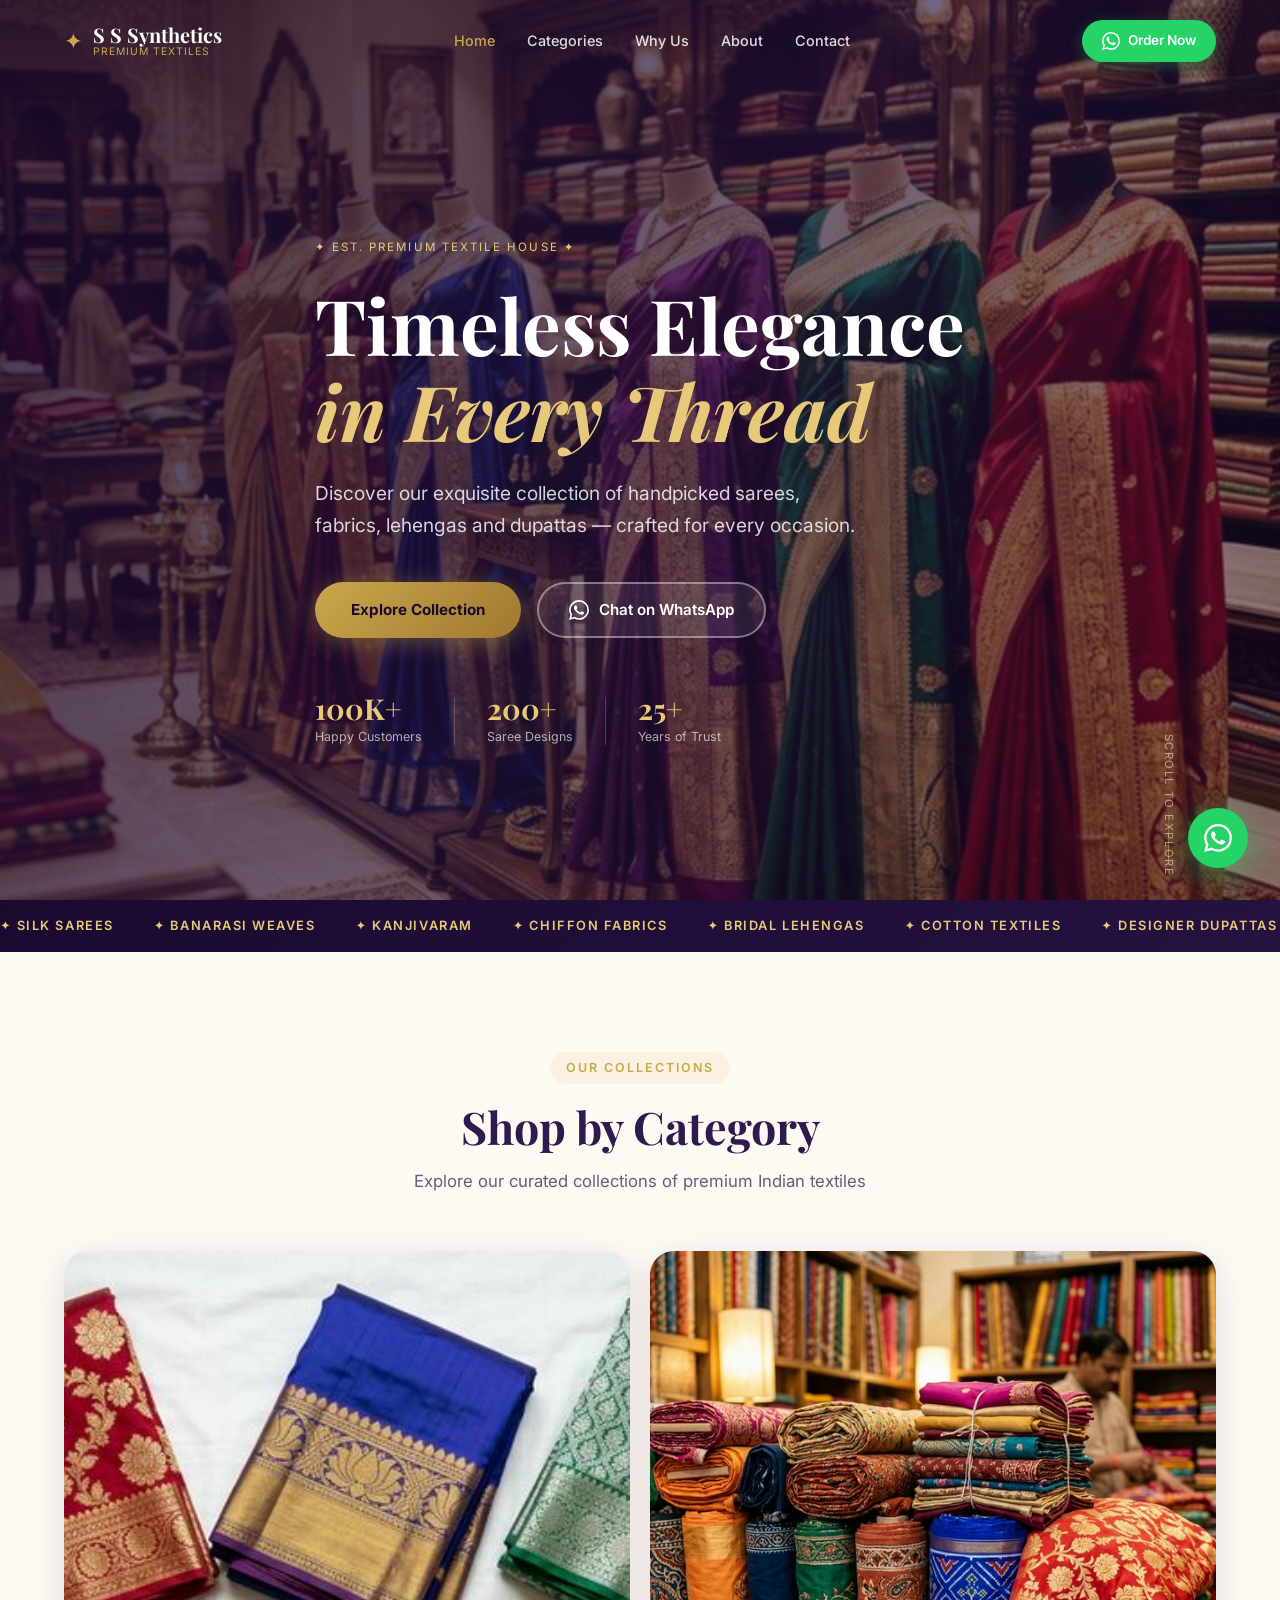
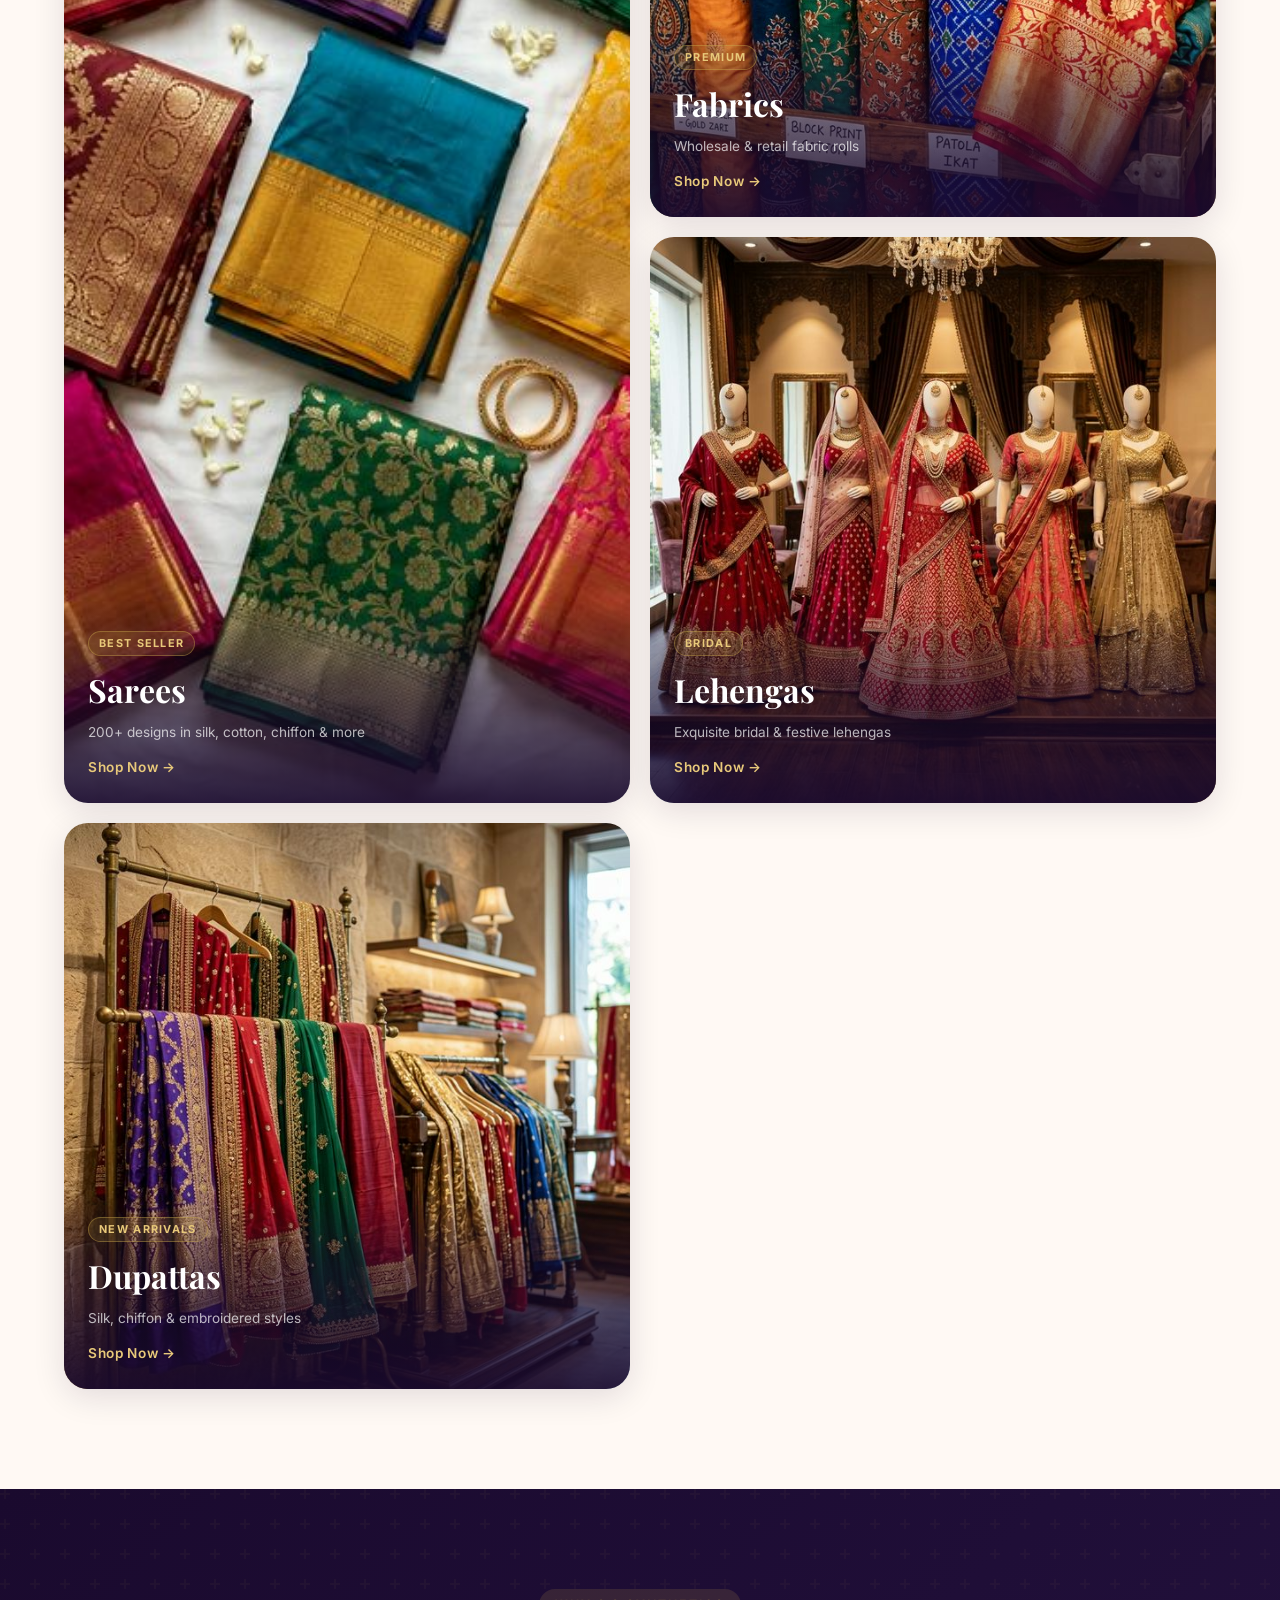
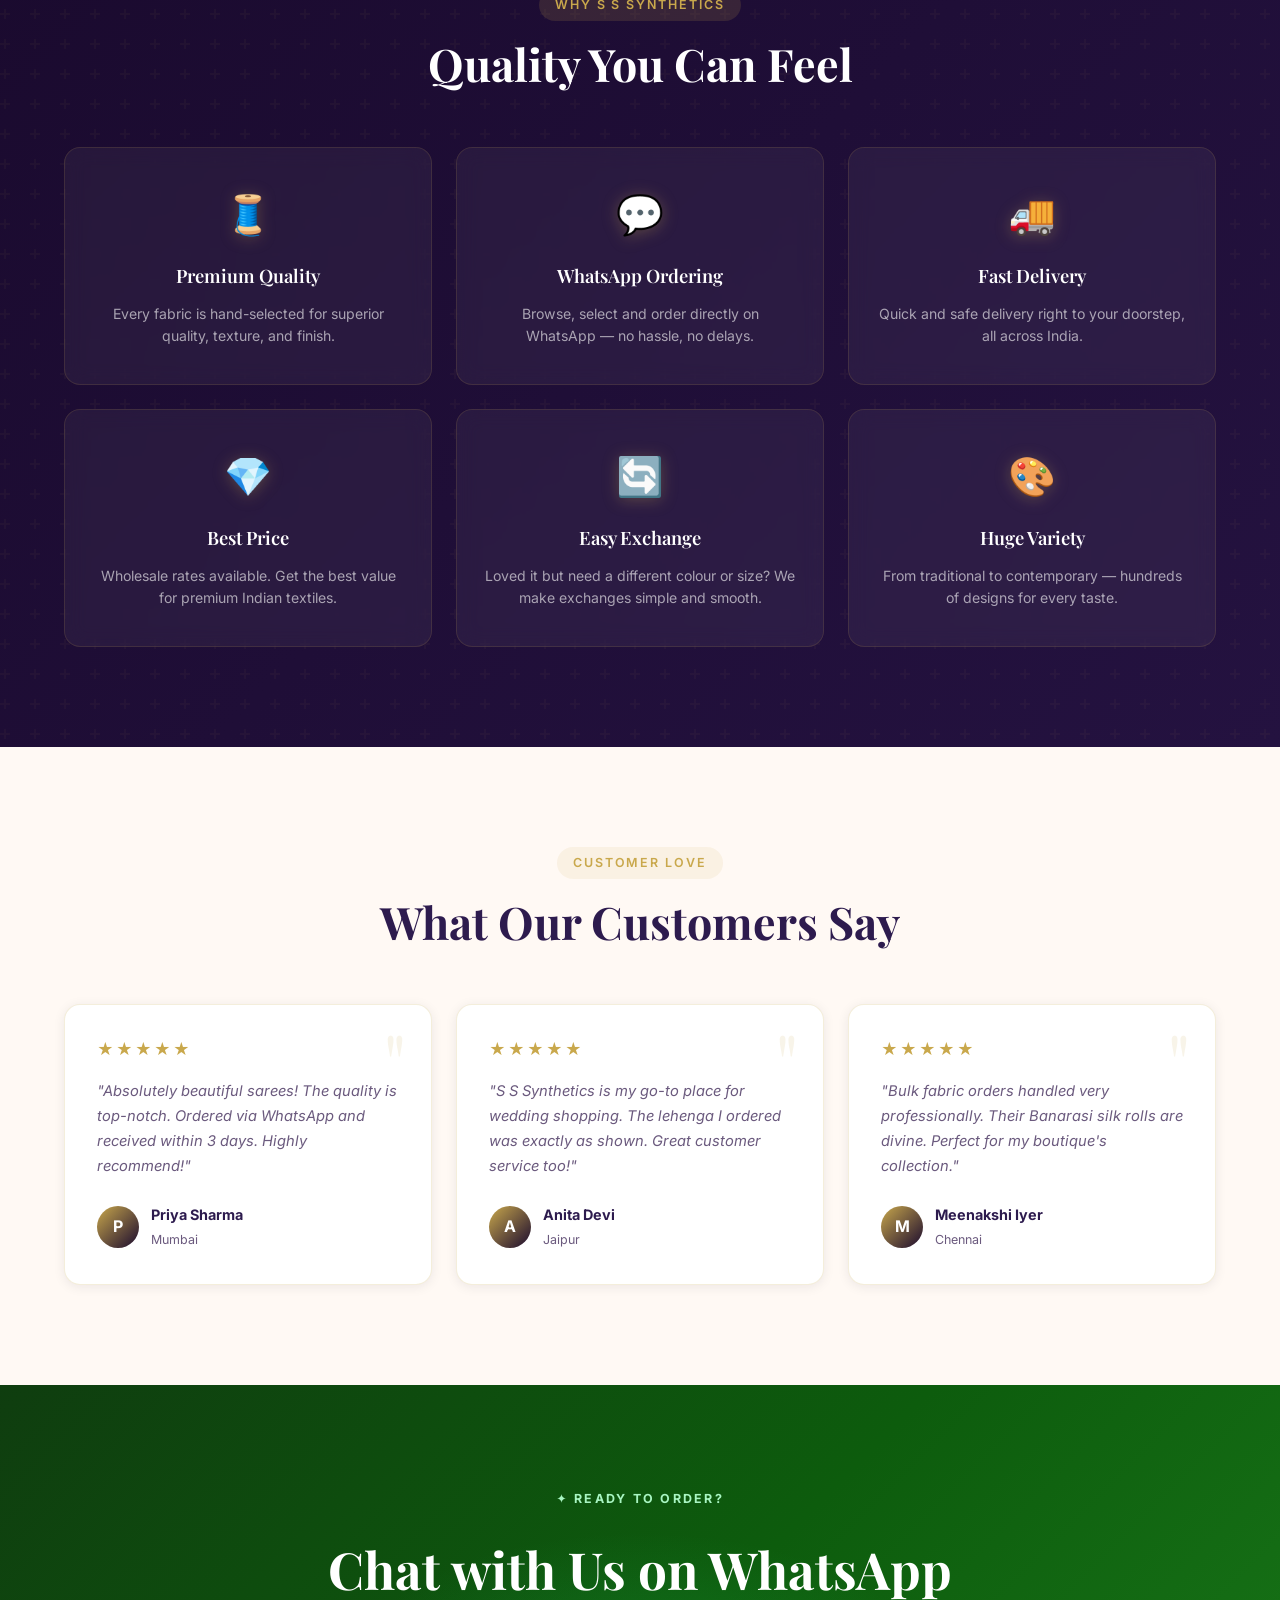
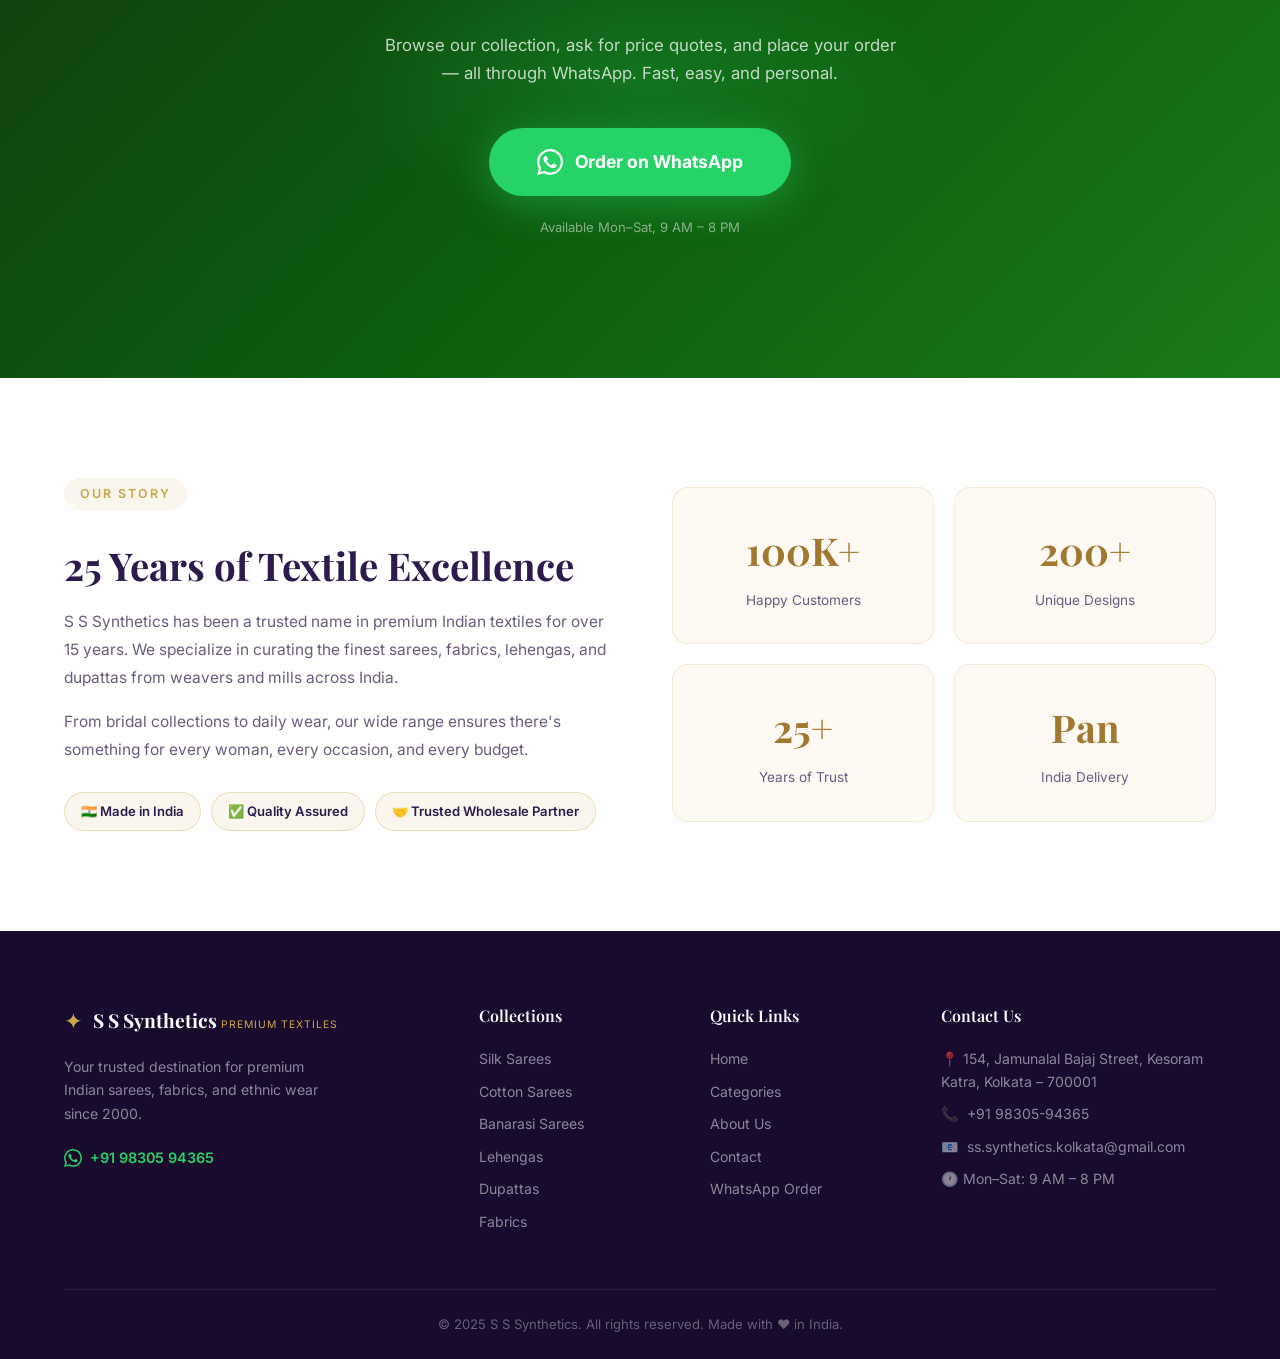
<file: index.html>
<!DOCTYPE html>
<html lang="en">

<head>
  <meta charset="UTF-8" />
  <meta name="viewport" content="width=device-width, initial-scale=1.0" />
  <title>S S Synthetics – Premium Sarees & Fabrics</title>
  <meta name="description"
    content="S S Synthetics – Shop the finest sarees, fabrics, lehengas and dupattas. Premium quality Indian textiles at your doorstep. Order on WhatsApp." />
  <link rel="preconnect" href="https://fonts.googleapis.com" />
  <link rel="preconnect" href="https://fonts.gstatic.com" crossorigin />
  <link
    href="https://fonts.googleapis.com/css2?family=Playfair+Display:ital,wght@0,400;0,600;0,700;1,400&family=Inter:wght@300;400;500;600&display=swap"
    rel="stylesheet" />
  <link rel="stylesheet" href="style.css" />
</head>

<body>

  <!-- ───────────────── NAVBAR ───────────────── -->
  <header class="navbar" id="navbar">
    <div class="nav-container">
      <a href="#" class="logo">
        <span class="logo-icon">✦</span>
        <div class="logo-text">
          <span class="logo-main">S S Synthetics</span>
          <span class="logo-sub">Premium Textiles</span>
        </div>
      </a>
      <nav class="nav-links" id="navLinks">
        <a href="#home">Home</a>
        <a href="#categories">Categories</a>
        <a href="#featured">Why Us</a>
        <a href="#about">About</a>
        <a href="#contact">Contact</a>
      </nav>
      <div class="nav-actions">
        <a href="https://wa.me/919830594365?text=Hi!%20I'm%20interested%20in%20your%20collection."
          class="btn-whatsapp-nav" target="_blank" rel="noopener" id="navWhatsapp">
          <svg viewBox="0 0 24 24" fill="currentColor" width="18" height="18">
            <path
              d="M17.472 14.382c-.297-.149-1.758-.867-2.03-.967-.273-.099-.471-.148-.67.15-.197.297-.767.966-.94 1.164-.173.199-.347.223-.644.075-.297-.15-1.255-.463-2.39-1.475-.883-.788-1.48-1.761-1.653-2.059-.173-.297-.018-.458.13-.606.134-.133.298-.347.446-.52.149-.174.198-.298.298-.497.099-.198.05-.371-.025-.52-.075-.149-.669-1.612-.916-2.207-.242-.579-.487-.5-.669-.51-.173-.008-.371-.01-.57-.01-.198 0-.52.074-.792.372-.272.297-1.04 1.016-1.04 2.479 0 1.462 1.065 2.875 1.213 3.074.149.198 2.096 3.2 5.077 4.487.709.306 1.262.489 1.694.625.712.227 1.36.195 1.871.118.571-.085 1.758-.719 2.006-1.413.248-.694.248-1.289.173-1.413-.074-.124-.272-.198-.57-.347m-5.421 7.403h-.004a9.87 9.87 0 01-5.031-1.378l-.361-.214-3.741.982.998-3.648-.235-.374a9.86 9.86 0 01-1.51-5.26c.001-5.45 4.436-9.884 9.888-9.884 2.64 0 5.122 1.03 6.988 2.898a9.825 9.825 0 012.893 6.994c-.003 5.45-4.437 9.884-9.885 9.884m8.413-18.297A11.815 11.815 0 0012.05 0C5.495 0 .16 5.335.157 11.892c0 2.096.547 4.142 1.588 5.945L.057 24l6.305-1.654a11.882 11.882 0 005.683 1.448h.005c6.554 0 11.89-5.335 11.893-11.893a11.821 11.821 0 00-3.48-8.413z" />
          </svg>
          Order Now
        </a>
        <button class="hamburger" id="hamburger" aria-label="Menu">
          <span></span><span></span><span></span>
        </button>
      </div>
    </div>
  </header>

  <!-- ───────────────── HERO ───────────────── -->
  <section class="hero" id="home">
    <div class="hero-bg">
      <img src="images/hero_banner.png" alt="S S Synthetics premium saree collection" class="hero-img" />
      <div class="hero-overlay"></div>
    </div>
    <div class="hero-content">
      <div class="hero-badge">✦ Est. Premium Textile House ✦</div>
      <h1 class="hero-title">
        Timeless Elegance<br />
        <em>in Every Thread</em>
      </h1>
      <p class="hero-subtitle">
        Discover our exquisite collection of handpicked sarees, fabrics, lehengas and dupattas — crafted for every
        occasion.
      </p>
      <div class="hero-cta">
        <a href="#categories" class="btn-primary">Explore Collection</a>
        <a href="https://wa.me/919830594365?text=Hi!%20I'd%20like%20to%20see%20your%20latest%20collection."
          class="btn-outline" target="_blank" rel="noopener" id="heroWhatsapp">
          <svg viewBox="0 0 24 24" fill="currentColor" width="20" height="20">
            <path
              d="M17.472 14.382c-.297-.149-1.758-.867-2.03-.967-.273-.099-.471-.148-.67.15-.197.297-.767.966-.94 1.164-.173.199-.347.223-.644.075-.297-.15-1.255-.463-2.39-1.475-.883-.788-1.48-1.761-1.653-2.059-.173-.297-.018-.458.13-.606.134-.133.298-.347.446-.52.149-.174.198-.298.298-.497.099-.198.05-.371-.025-.52-.075-.149-.669-1.612-.916-2.207-.242-.579-.487-.5-.669-.51-.173-.008-.371-.01-.57-.01-.198 0-.52.074-.792.372-.272.297-1.04 1.016-1.04 2.479 0 1.462 1.065 2.875 1.213 3.074.149.198 2.096 3.2 5.077 4.487.709.306 1.262.489 1.694.625.712.227 1.36.195 1.871.118.571-.085 1.758-.719 2.006-1.413.248-.694.248-1.289.173-1.413-.074-.124-.272-.198-.57-.347m-5.421 7.403h-.004a9.87 9.87 0 01-5.031-1.378l-.361-.214-3.741.982.998-3.648-.235-.374a9.86 9.86 0 01-1.51-5.26c.001-5.45 4.436-9.884 9.888-9.884 2.64 0 5.122 1.03 6.988 2.898a9.825 9.825 0 012.893 6.994c-.003 5.45-4.437 9.884-9.885 9.884m8.413-18.297A11.815 11.815 0 0012.05 0C5.495 0 .16 5.335.157 11.892c0 2.096.547 4.142 1.588 5.945L.057 24l6.305-1.654a11.882 11.882 0 005.683 1.448h.005c6.554 0 11.89-5.335 11.893-11.893a11.821 11.821 0 00-3.48-8.413z" />
          </svg>
          Chat on WhatsApp
        </a>
      </div>
      <div class="hero-stats">
        <div class="stat"><strong>100K+</strong><span>Happy Customers</span></div>
        <div class="stat-divider"></div>
        <div class="stat"><strong>200+</strong><span>Saree Designs</span></div>
        <div class="stat-divider"></div>
        <div class="stat"><strong>25+</strong><span>Years of Trust</span></div>
      </div>
    </div>
    <div class="hero-scroll">
      <span>Scroll to explore</span>
      <div class="scroll-line"></div>
    </div>
  </section>

  <!-- ───────────────── MARQUEE ───────────────── -->
  <div class="marquee-wrapper">
    <div class="marquee-track">
      <span>✦ Silk Sarees</span>
      <span>✦ Banarasi Weaves</span>
      <span>✦ Kanjivaram</span>
      <span>✦ Chiffon Fabrics</span>
      <span>✦ Bridal Lehengas</span>
      <span>✦ Cotton Textiles</span>
      <span>✦ Designer Dupattas</span>
      <span>✦ Georgette Sarees</span>
      <span>✦ Silk Sarees</span>
      <span>✦ Banarasi Weaves</span>
      <span>✦ Kanjivaram</span>
      <span>✦ Chiffon Fabrics</span>
      <span>✦ Bridal Lehengas</span>
      <span>✦ Cotton Textiles</span>
      <span>✦ Designer Dupattas</span>
      <span>✦ Georgette Sarees</span>
    </div>
  </div>

  <!-- ───────────────── CATEGORIES ───────────────── -->
  <section class="categories" id="categories">
    <div class="container">
      <div class="section-header">
        <span class="section-tag">Our Collections</span>
        <h2 class="section-title">Shop by Category</h2>
        <p class="section-subtitle">Explore our curated collections of premium Indian textiles</p>
      </div>
      <div class="categories-grid">
        <div class="cat-card cat-large" id="cat-sarees">
          <div class="cat-img-wrap">
            <img src="images/sarees_category.png" alt="Sarees Collection" loading="lazy" />
          </div>
          <div class="cat-info">
            <span class="cat-tag">Best Seller</span>
            <h3>Sarees</h3>
            <p>200+ designs in silk, cotton, chiffon & more</p>
            <a href="https://wa.me/919830594365?text=Hi!%20I'm%20interested%20in%20your%20Sarees%20collection."
              class="cat-btn" target="_blank" rel="noopener">Shop Now →</a>
          </div>
        </div>
        <div class="cat-card" id="cat-fabrics">
          <div class="cat-img-wrap">
            <img src="images/fabrics_category.png" alt="Fabrics Collection" loading="lazy" />
          </div>
          <div class="cat-info">
            <span class="cat-tag">Premium</span>
            <h3>Fabrics</h3>
            <p>Wholesale & retail fabric rolls</p>
            <a href="https://wa.me/919830594365?text=Hi!%20I'm%20interested%20in%20your%20Fabrics%20collection."
              class="cat-btn" target="_blank" rel="noopener">Shop Now →</a>
          </div>
        </div>
        <div class="cat-card" id="cat-lehengas">
          <div class="cat-img-wrap">
            <img src="images/lehenga_category.png" alt="Lehengas Collection" loading="lazy" />
          </div>
          <div class="cat-info">
            <span class="cat-tag">Bridal</span>
            <h3>Lehengas</h3>
            <p>Exquisite bridal & festive lehengas</p>
            <a href="https://wa.me/919830594365?text=Hi!%20I'm%20interested%20in%20your%20Lehenga%20collection."
              class="cat-btn" target="_blank" rel="noopener">Shop Now →</a>
          </div>
        </div>
        <div class="cat-card" id="cat-dupattas">
          <div class="cat-img-wrap">
            <img src="images/dupatta_category.png" alt="Dupattas Collection" loading="lazy" />
          </div>
          <div class="cat-info">
            <span class="cat-tag">New Arrivals</span>
            <h3>Dupattas</h3>
            <p>Silk, chiffon & embroidered styles</p>
            <a href="https://wa.me/919830594365?text=Hi!%20I'm%20interested%20in%20your%20Dupatta%20collection."
              class="cat-btn" target="_blank" rel="noopener">Shop Now →</a>
          </div>
        </div>
      </div>
    </div>
  </section>

  <!-- ───────────────── WHY US ───────────────── -->
  <section class="why-us" id="featured">
    <div class="container">
      <div class="section-header">
        <span class="section-tag">Why S S Synthetics</span>
        <h2 class="section-title">Quality You Can Feel</h2>
      </div>
      <div class="features-grid">
        <div class="feature-card">
          <div class="feature-icon">🧵</div>
          <h3>Premium Quality</h3>
          <p>Every fabric is hand-selected for superior quality, texture, and finish.</p>
        </div>
        <div class="feature-card">
          <div class="feature-icon">💬</div>
          <h3>WhatsApp Ordering</h3>
          <p>Browse, select and order directly on WhatsApp — no hassle, no delays.</p>
        </div>
        <div class="feature-card">
          <div class="feature-icon">🚚</div>
          <h3>Fast Delivery</h3>
          <p>Quick and safe delivery right to your doorstep, all across India.</p>
        </div>
        <div class="feature-card">
          <div class="feature-icon">💎</div>
          <h3>Best Price</h3>
          <p>Wholesale rates available. Get the best value for premium Indian textiles.</p>
        </div>
        <div class="feature-card">
          <div class="feature-icon">🔄</div>
          <h3>Easy Exchange</h3>
          <p>Loved it but need a different colour or size? We make exchanges simple and smooth.</p>
        </div>
        <div class="feature-card">
          <div class="feature-icon">🎨</div>
          <h3>Huge Variety</h3>
          <p>From traditional to contemporary — hundreds of designs for every taste.</p>
        </div>
      </div>
    </div>
  </section>

  <!-- ───────────────── TESTIMONIALS ───────────────── -->
  <section class="testimonials">
    <div class="container">
      <div class="section-header">
        <span class="section-tag">Customer Love</span>
        <h2 class="section-title">What Our Customers Say</h2>
      </div>
      <div class="testimonial-grid">
        <div class="testimonial-card">
          <div class="stars">★★★★★</div>
          <p>"Absolutely beautiful sarees! The quality is top-notch. Ordered via WhatsApp and received within 3 days.
            Highly recommend!"</p>
          <div class="reviewer">
            <div class="reviewer-avatar">P</div>
            <div>
              <strong>Priya Sharma</strong>
              <span>Mumbai</span>
            </div>
          </div>
        </div>
        <div class="testimonial-card">
          <div class="stars">★★★★★</div>
          <p>"S S Synthetics is my go-to place for wedding shopping. The lehenga I ordered was exactly as shown. Great
            customer service too!"</p>
          <div class="reviewer">
            <div class="reviewer-avatar">A</div>
            <div>
              <strong>Anita Devi</strong>
              <span>Jaipur</span>
            </div>
          </div>
        </div>
        <div class="testimonial-card">
          <div class="stars">★★★★★</div>
          <p>"Bulk fabric orders handled very professionally. Their Banarasi silk rolls are divine. Perfect for my
            boutique's collection."</p>
          <div class="reviewer">
            <div class="reviewer-avatar">M</div>
            <div>
              <strong>Meenakshi Iyer</strong>
              <span>Chennai</span>
            </div>
          </div>
        </div>
      </div>
    </div>
  </section>

  <!-- ───────────────── CTA BANNER ───────────────── -->
  <section class="cta-banner" id="contact">
    <div class="cta-glow"></div>
    <div class="container">
      <div class="cta-content">
        <span class="cta-tag">✦ Ready to Order?</span>
        <h2>Chat with Us on WhatsApp</h2>
        <p>Browse our collection, ask for price quotes, and place your order — all through WhatsApp. Fast, easy, and
          personal.</p>
        <a href="https://wa.me/919830594365?text=Hi!%20I%20saw%20your%20website%20and%20I'm%20interested%20in%20your%20collection.%20Can%20you%20show%20me%20your%20latest%20designs?"
          class="btn-whatsapp-large" target="_blank" rel="noopener" id="ctaWhatsapp">
          <svg viewBox="0 0 24 24" fill="currentColor" width="26" height="26">
            <path
              d="M17.472 14.382c-.297-.149-1.758-.867-2.03-.967-.273-.099-.471-.148-.67.15-.197.297-.767.966-.94 1.164-.173.199-.347.223-.644.075-.297-.15-1.255-.463-2.39-1.475-.883-.788-1.48-1.761-1.653-2.059-.173-.297-.018-.458.13-.606.134-.133.298-.347.446-.52.149-.174.198-.298.298-.497.099-.198.05-.371-.025-.52-.075-.149-.669-1.612-.916-2.207-.242-.579-.487-.5-.669-.51-.173-.008-.371-.01-.57-.01-.198 0-.52.074-.792.372-.272.297-1.04 1.016-1.04 2.479 0 1.462 1.065 2.875 1.213 3.074.149.198 2.096 3.2 5.077 4.487.709.306 1.262.489 1.694.625.712.227 1.36.195 1.871.118.571-.085 1.758-.719 2.006-1.413.248-.694.248-1.289.173-1.413-.074-.124-.272-.198-.57-.347m-5.421 7.403h-.004a9.87 9.87 0 01-5.031-1.378l-.361-.214-3.741.982.998-3.648-.235-.374a9.86 9.86 0 01-1.51-5.26c.001-5.45 4.436-9.884 9.888-9.884 2.64 0 5.122 1.03 6.988 2.898a9.825 9.825 0 012.893 6.994c-.003 5.45-4.437 9.884-9.885 9.884m8.413-18.297A11.815 11.815 0 0012.05 0C5.495 0 .16 5.335.157 11.892c0 2.096.547 4.142 1.588 5.945L.057 24l6.305-1.654a11.882 11.882 0 005.683 1.448h.005c6.554 0 11.89-5.335 11.893-11.893a11.821 11.821 0 00-3.48-8.413z" />
          </svg>
          Order on WhatsApp
        </a>
        <p class="cta-note">Available Mon–Sat, 9 AM – 8 PM</p>
      </div>
    </div>
  </section>

  <!-- ───────────────── ABOUT ───────────────── -->
  <section class="about" id="about">
    <div class="container">
      <div class="about-grid">
        <div class="about-text">
          <span class="section-tag">Our Story</span>
          <h2>25 Years of Textile Excellence</h2>
          <p>S S Synthetics has been a trusted name in premium Indian textiles for over 15 years. We specialize in
            curating the finest sarees, fabrics, lehengas, and dupattas from weavers and mills across India.</p>
          <p>From bridal collections to daily wear, our wide range ensures there's something for every woman, every
            occasion, and every budget.</p>
          <div class="about-badges">
            <div class="badge">🇮🇳 Made in India</div>
            <div class="badge">✅ Quality Assured</div>
            <div class="badge">🤝 Trusted Wholesale Partner</div>
          </div>
        </div>
        <div class="about-visual">
          <div class="about-card">
            <div class="about-num">100K+</div>
            <p>Happy Customers</p>
          </div>
          <div class="about-card">
            <div class="about-num">200+</div>
            <p>Unique Designs</p>
          </div>
          <div class="about-card">
            <div class="about-num">25+</div>
            <p>Years of Trust</p>
          </div>
          <div class="about-card">
            <div class="about-num">Pan</div>
            <p>India Delivery</p>
          </div>
        </div>
      </div>
    </div>
  </section>

  <!-- ───────────────── FOOTER ───────────────── -->
  <footer class="footer">
    <div class="container">
      <div class="footer-grid">
        <div class="footer-brand">
          <div class="footer-logo">
            <span class="logo-icon">✦</span>
            <div>
              <span class="logo-main">S S Synthetics</span>
              <span class="logo-sub">Premium Textiles</span>
            </div>
          </div>
          <p>Your trusted destination for premium Indian sarees, fabrics, and ethnic wear since 2000.</p>
          <a href="https://wa.me/919830594365" class="footer-wa" target="_blank" rel="noopener">
            <svg viewBox="0 0 24 24" fill="currentColor" width="18" height="18">
              <path
                d="M17.472 14.382c-.297-.149-1.758-.867-2.03-.967-.273-.099-.471-.148-.67.15-.197.297-.767.966-.94 1.164-.173.199-.347.223-.644.075-.297-.15-1.255-.463-2.39-1.475-.883-.788-1.48-1.761-1.653-2.059-.173-.297-.018-.458.13-.606.134-.133.298-.347.446-.52.149-.174.198-.298.298-.497.099-.198.05-.371-.025-.52-.075-.149-.669-1.612-.916-2.207-.242-.579-.487-.5-.669-.51-.173-.008-.371-.01-.57-.01-.198 0-.52.074-.792.372-.272.297-1.04 1.016-1.04 2.479 0 1.462 1.065 2.875 1.213 3.074.149.198 2.096 3.2 5.077 4.487.709.306 1.262.489 1.694.625.712.227 1.36.195 1.871.118.571-.085 1.758-.719 2.006-1.413.248-.694.248-1.289.173-1.413-.074-.124-.272-.198-.57-.347m-5.421 7.403h-.004a9.87 9.87 0 01-5.031-1.378l-.361-.214-3.741.982.998-3.648-.235-.374a9.86 9.86 0 01-1.51-5.26c.001-5.45 4.436-9.884 9.888-9.884 2.64 0 5.122 1.03 6.988 2.898a9.825 9.825 0 012.893 6.994c-.003 5.45-4.437 9.884-9.885 9.884m8.413-18.297A11.815 11.815 0 0012.05 0C5.495 0 .16 5.335.157 11.892c0 2.096.547 4.142 1.588 5.945L.057 24l6.305-1.654a11.882 11.882 0 005.683 1.448h.005c6.554 0 11.89-5.335 11.893-11.893a11.821 11.821 0 00-3.48-8.413z" />
            </svg>
            +91 98305 94365
          </a>
        </div>
        <div class="footer-col">
          <h4>Collections</h4>
          <ul>
            <li><a href="#">Silk Sarees</a></li>
            <li><a href="#">Cotton Sarees</a></li>
            <li><a href="#">Banarasi Sarees</a></li>
            <li><a href="#">Lehengas</a></li>
            <li><a href="#">Dupattas</a></li>
            <li><a href="#">Fabrics</a></li>
          </ul>
        </div>
        <div class="footer-col">
          <h4>Quick Links</h4>
          <ul>
            <li><a href="#home">Home</a></li>
            <li><a href="#categories">Categories</a></li>
            <li><a href="#about">About Us</a></li>
            <li><a href="#contact">Contact</a></li>
            <li><a href="https://wa.me/919830594365" target="_blank">WhatsApp Order</a></li>
          </ul>
        </div>
        <div class="footer-col">
          <h4>Contact Us</h4>
          <ul class="contact-list">
            <li>📍 154, Jamunalal Bajaj Street, Kesoram Katra, Kolkata – 700001</li>
            <li>📞 <a href="tel:+919830594365">+91 98305-94365</a></li>
            <li>📧 <a href="mailto:ss.synthetics.kolkata@gmail.com">ss.synthetics.kolkata@gmail.com</a></li>
            <li>🕐 Mon–Sat: 9 AM – 8 PM</li>
          </ul>
        </div>
      </div>
      <div class="footer-bottom">
        <p>© 2025 S S Synthetics. All rights reserved. Made with ❤️ in India.</p>
      </div>
    </div>
  </footer>

  <!-- ───────────────── FLOATING WHATSAPP ───────────────── -->
  <a href="https://wa.me/919830594365?text=Hi!%20I%20saw%20your%20website%20and%20I'm%20interested%20in%20your%20collection."
    class="whatsapp-float" target="_blank" rel="noopener" id="floatWhatsapp" aria-label="Chat on WhatsApp">
    <svg viewBox="0 0 24 24" fill="currentColor" width="28" height="28">
      <path
        d="M17.472 14.382c-.297-.149-1.758-.867-2.03-.967-.273-.099-.471-.148-.67.15-.197.297-.767.966-.94 1.164-.173.199-.347.223-.644.075-.297-.15-1.255-.463-2.39-1.475-.883-.788-1.48-1.761-1.653-2.059-.173-.297-.018-.458.13-.606.134-.133.298-.347.446-.52.149-.174.198-.298.298-.497.099-.198.05-.371-.025-.52-.075-.149-.669-1.612-.916-2.207-.242-.579-.487-.5-.669-.51-.173-.008-.371-.01-.57-.01-.198 0-.52.074-.792.372-.272.297-1.04 1.016-1.04 2.479 0 1.462 1.065 2.875 1.213 3.074.149.198 2.096 3.2 5.077 4.487.709.306 1.262.489 1.694.625.712.227 1.36.195 1.871.118.571-.085 1.758-.719 2.006-1.413.248-.694.248-1.289.173-1.413-.074-.124-.272-.198-.57-.347m-5.421 7.403h-.004a9.87 9.87 0 01-5.031-1.378l-.361-.214-3.741.982.998-3.648-.235-.374a9.86 9.86 0 01-1.51-5.26c.001-5.45 4.436-9.884 9.888-9.884 2.64 0 5.122 1.03 6.988 2.898a9.825 9.825 0 012.893 6.994c-.003 5.45-4.437 9.884-9.885 9.884m8.413-18.297A11.815 11.815 0 0012.05 0C5.495 0 .16 5.335.157 11.892c0 2.096.547 4.142 1.588 5.945L.057 24l6.305-1.654a11.882 11.882 0 005.683 1.448h.005c6.554 0 11.89-5.335 11.893-11.893a11.821 11.821 0 00-3.48-8.413z" />
    </svg>
    <span class="float-tooltip">Order on WhatsApp</span>
  </a>

  <script src="script.js"></script>
</body>

</html>
</file>
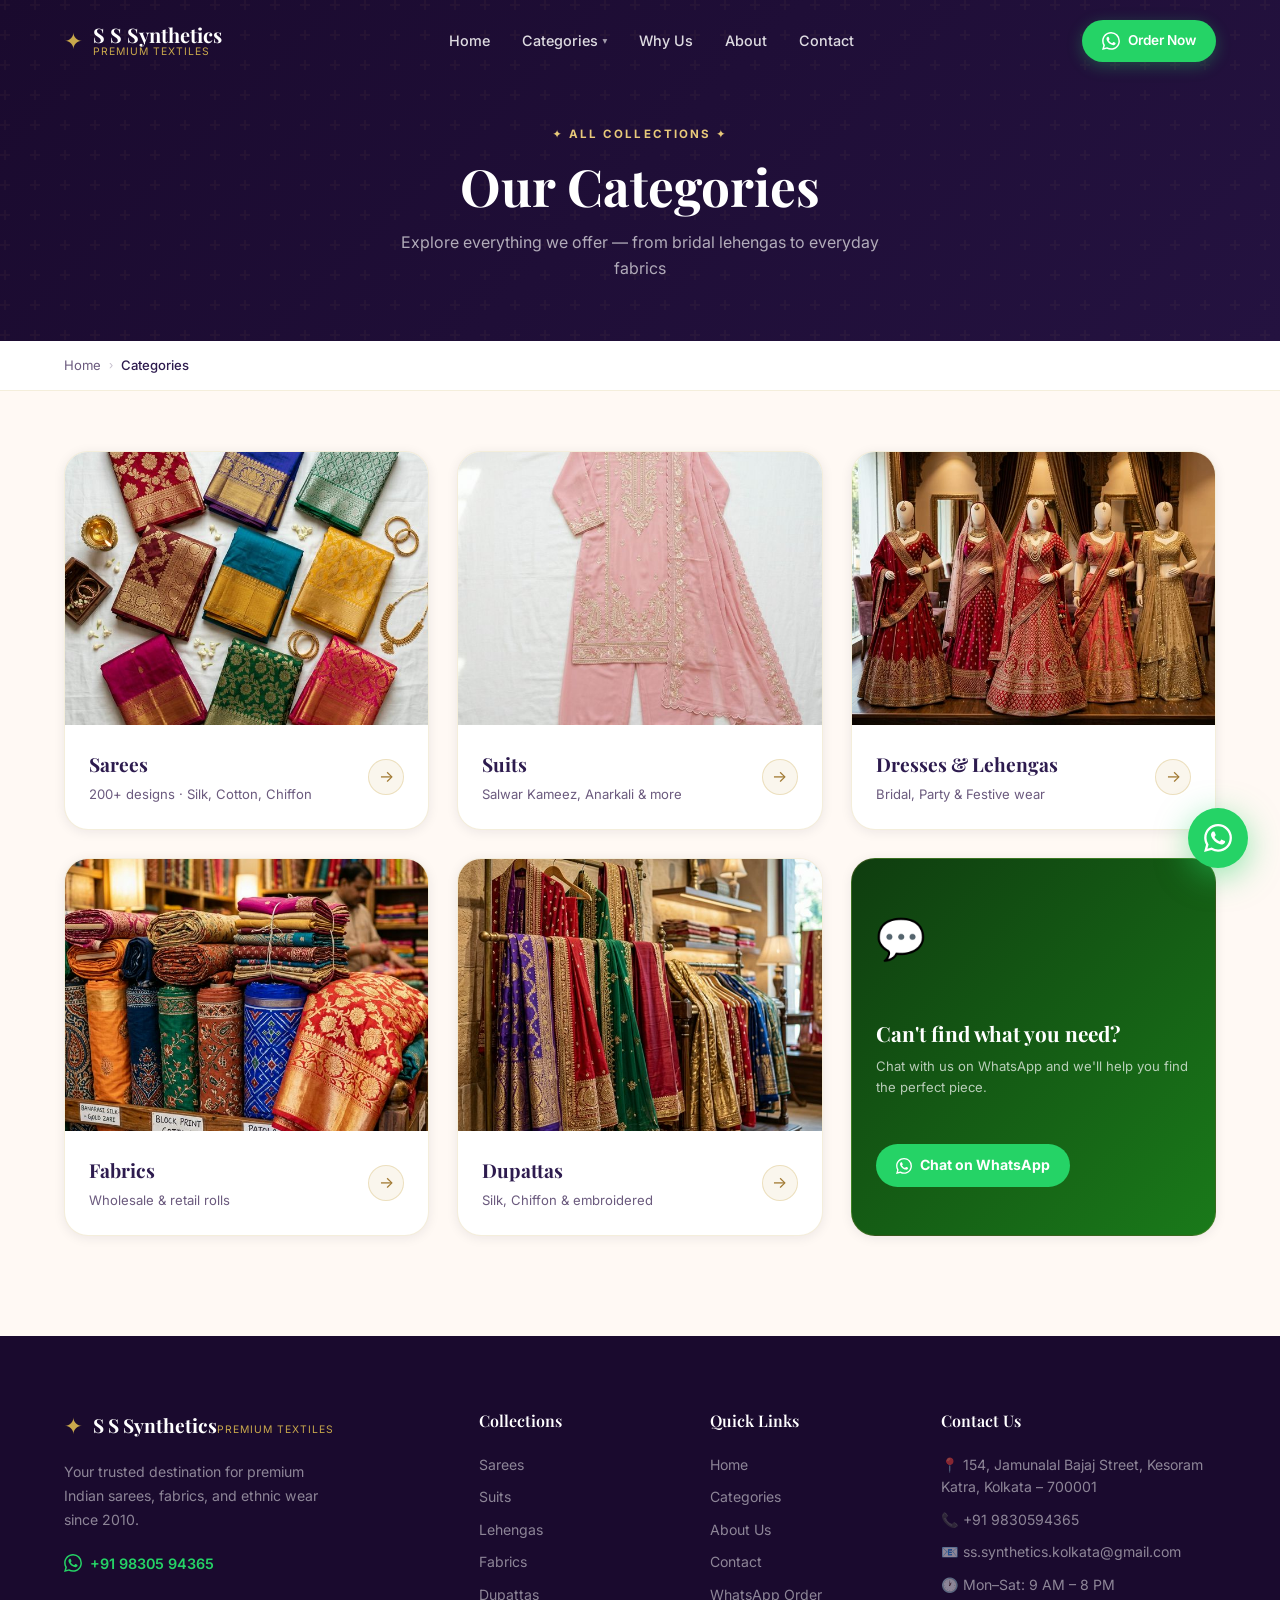
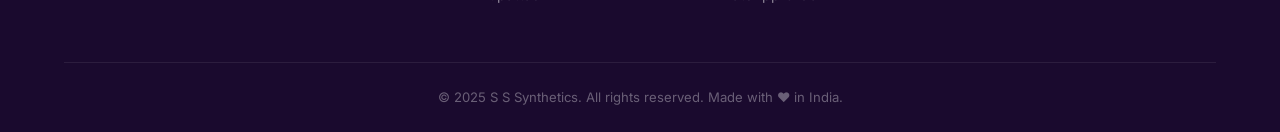
<file: categories.html>
<!DOCTYPE html>
<html lang="en">
<head>
  <meta charset="UTF-8"/>
  <meta name="viewport" content="width=device-width, initial-scale=1.0"/>
  <title>All Categories – S S Synthetics</title>
  <meta name="description" content="Browse all collections at S S Synthetics — Sarees, Suits, Dresses, Fabrics, Lehengas, and Dupattas. Premium Indian textiles."/>
  <link rel="preconnect" href="https://fonts.googleapis.com"/>
  <link rel="preconnect" href="https://fonts.gstatic.com" crossorigin/>
  <link href="https://fonts.googleapis.com/css2?family=Playfair+Display:ital,wght@0,400;0,600;0,700;1,400&family=Inter:wght@300;400;500;600&display=swap" rel="stylesheet"/>
  <link rel="stylesheet" href="style.css"/>
</head>
<body>

  <!-- NAVBAR -->
  <header class="navbar scrolled" id="navbar">
    <div class="nav-container">
      <a href="index.html" class="logo">
        <span class="logo-icon">✦</span>
        <div class="logo-text">
          <span class="logo-main">S S Synthetics</span>
          <span class="logo-sub">Premium Textiles</span>
        </div>
      </a>
      <nav class="nav-links" id="navLinks">
        <a href="index.html">Home</a>
        <div class="nav-item">
          <a href="categories.html">Categories <span class="nav-caret">▾</span></a>
          <div class="nav-dropdown">
            <a href="sarees.html"><span class="dd-icon">🥻</span> Sarees</a>
            <a href="suits.html"><span class="dd-icon">👗</span> Suits</a>
            <a href="dresses.html"><span class="dd-icon">✨</span> Dresses &amp; Lehengas</a>
            <a href="index.html#categories"><span class="dd-icon">🧵</span> Fabrics</a>
            <a href="index.html#categories"><span class="dd-icon">🪭</span> Dupattas</a>
          </div>
        </div>
        <a href="index.html#featured">Why Us</a>
        <a href="index.html#about">About</a>
        <a href="index.html#contact">Contact</a>
      </nav>
      <div class="nav-actions">
        <a href="https://wa.me/919830594365?text=Hi!%20I'm%20interested%20in%20your%20collection." class="btn-whatsapp-nav" target="_blank" rel="noopener">
          <svg viewBox="0 0 24 24" fill="currentColor" width="18" height="18"><path d="M17.472 14.382c-.297-.149-1.758-.867-2.03-.967-.273-.099-.471-.148-.67.15-.197.297-.767.966-.94 1.164-.173.199-.347.223-.644.075-.297-.15-1.255-.463-2.39-1.475-.883-.788-1.48-1.761-1.653-2.059-.173-.297-.018-.458.13-.606.134-.133.298-.347.446-.52.149-.174.198-.298.298-.497.099-.198.05-.371-.025-.52-.075-.149-.669-1.612-.916-2.207-.242-.579-.487-.5-.669-.51-.173-.008-.371-.01-.57-.01-.198 0-.52.074-.792.372-.272.297-1.04 1.016-1.04 2.479 0 1.462 1.065 2.875 1.213 3.074.149.198 2.096 3.2 5.077 4.487.709.306 1.262.489 1.694.625.712.227 1.36.195 1.871.118.571-.085 1.758-.719 2.006-1.413.248-.694.248-1.289.173-1.413-.074-.124-.272-.198-.57-.347m-5.421 7.403h-.004a9.87 9.87 0 01-5.031-1.378l-.361-.214-3.741.982.998-3.648-.235-.374a9.86 9.86 0 01-1.51-5.26c.001-5.45 4.436-9.884 9.888-9.884 2.64 0 5.122 1.03 6.988 2.898a9.825 9.825 0 012.893 6.994c-.003 5.45-4.437 9.884-9.885 9.884m8.413-18.297A11.815 11.815 0 0012.05 0C5.495 0 .16 5.335.157 11.892c0 2.096.547 4.142 1.588 5.945L.057 24l6.305-1.654a11.882 11.882 0 005.683 1.448h.005c6.554 0 11.89-5.335 11.893-11.893a11.821 11.821 0 00-3.48-8.413z"/></svg>
          Order Now
        </a>
        <button class="hamburger" id="hamburger" aria-label="Menu"><span></span><span></span><span></span></button>
      </div>
    </div>
  </header>

  <!-- PAGE HERO -->
  <div class="page-hero">
    <div class="page-hero-tag">✦ All Collections ✦</div>
    <h1>Our Categories</h1>
    <p>Explore everything we offer — from bridal lehengas to everyday fabrics</p>
  </div>

  <!-- BREADCRUMB -->
  <div class="breadcrumb">
    <div class="breadcrumb-inner">
      <a href="index.html">Home</a>
      <span class="bc-sep">›</span>
      <span class="bc-current">Categories</span>
    </div>
  </div>

  <!-- CATEGORIES GRID -->
  <section class="cat-overview">
    <div class="container">
      <div class="cat-overview-grid">

        <a href="sarees.html" class="cat-overview-card reveal">
          <div class="cat-overview-img"><img src="images/sarees_category.png" alt="Sarees" loading="lazy"/></div>
          <div class="cat-overview-body">
            <div><h3>Sarees</h3><p>200+ designs · Silk, Cotton, Chiffon</p></div>
            <div class="cat-arrow">→</div>
          </div>
        </a>

        <a href="suits.html" class="cat-overview-card reveal reveal-delay-1">
          <div class="cat-overview-img"><img src="images/suit_1.png" alt="Suits" loading="lazy"/></div>
          <div class="cat-overview-body">
            <div><h3>Suits</h3><p>Salwar Kameez, Anarkali &amp; more</p></div>
            <div class="cat-arrow">→</div>
          </div>
        </a>

        <a href="dresses.html" class="cat-overview-card reveal reveal-delay-2">
          <div class="cat-overview-img"><img src="images/lehenga_category.png" alt="Dresses &amp; Lehengas" loading="lazy"/></div>
          <div class="cat-overview-body">
            <div><h3>Dresses &amp; Lehengas</h3><p>Bridal, Party &amp; Festive wear</p></div>
            <div class="cat-arrow">→</div>
          </div>
        </a>

        <a href="index.html#categories" class="cat-overview-card reveal reveal-delay-3">
          <div class="cat-overview-img"><img src="images/fabrics_category.png" alt="Fabrics" loading="lazy"/></div>
          <div class="cat-overview-body">
            <div><h3>Fabrics</h3><p>Wholesale &amp; retail rolls</p></div>
            <div class="cat-arrow">→</div>
          </div>
        </a>

        <a href="index.html#categories" class="cat-overview-card reveal reveal-delay-4">
          <div class="cat-overview-img"><img src="images/dupatta_category.png" alt="Dupattas" loading="lazy"/></div>
          <div class="cat-overview-body">
            <div><h3>Dupattas</h3><p>Silk, Chiffon &amp; embroidered</p></div>
            <div class="cat-arrow">→</div>
          </div>
        </a>

        <!-- WhatsApp CTA card -->
        <a href="https://wa.me/919830594365?text=Hi!%20I%20saw%20your%20website%20and%20would%20like%20to%20know%20more%20about%20your%20collections." target="_blank" rel="noopener" class="cat-overview-card reveal reveal-delay-5" style="background:linear-gradient(135deg,#0f3d0f,#1a7a1a);">
          <div class="cat-overview-body" style="padding:48px 24px; flex-direction:column; align-items:flex-start; gap:16px; height:100%;">
            <div style="font-size:2.5rem;">💬</div>
            <div>
              <h3 style="color:white; font-size:1.3rem;">Can't find what you need?</h3>
              <p style="color:rgba(255,255,255,0.7); margin-top:6px;">Chat with us on WhatsApp and we'll help you find the perfect piece.</p>
            </div>
            <div style="display:inline-flex;align-items:center;gap:8px;background:#25d366;color:white;font-weight:700;font-size:0.88rem;padding:10px 20px;border-radius:50px;">
              <svg viewBox="0 0 24 24" fill="currentColor" width="16" height="16"><path d="M17.472 14.382c-.297-.149-1.758-.867-2.03-.967-.273-.099-.471-.148-.67.15-.197.297-.767.966-.94 1.164-.173.199-.347.223-.644.075-.297-.15-1.255-.463-2.39-1.475-.883-.788-1.48-1.761-1.653-2.059-.173-.297-.018-.458.13-.606.134-.133.298-.347.446-.52.149-.174.198-.298.298-.497.099-.198.05-.371-.025-.52-.075-.149-.669-1.612-.916-2.207-.242-.579-.487-.5-.669-.51-.173-.008-.371-.01-.57-.01-.198 0-.52.074-.792.372-.272.297-1.04 1.016-1.04 2.479 0 1.462 1.065 2.875 1.213 3.074.149.198 2.096 3.2 5.077 4.487.709.306 1.262.489 1.694.625.712.227 1.36.195 1.871.118.571-.085 1.758-.719 2.006-1.413.248-.694.248-1.289.173-1.413-.074-.124-.272-.198-.57-.347m-5.421 7.403h-.004a9.87 9.87 0 01-5.031-1.378l-.361-.214-3.741.982.998-3.648-.235-.374a9.86 9.86 0 01-1.51-5.26c.001-5.45 4.436-9.884 9.888-9.884 2.64 0 5.122 1.03 6.988 2.898a9.825 9.825 0 012.893 6.994c-.003 5.45-4.437 9.884-9.885 9.884m8.413-18.297A11.815 11.815 0 0012.05 0C5.495 0 .16 5.335.157 11.892c0 2.096.547 4.142 1.588 5.945L.057 24l6.305-1.654a11.882 11.882 0 005.683 1.448h.005c6.554 0 11.89-5.335 11.893-11.893a11.821 11.821 0 00-3.48-8.413z"/></svg>
              Chat on WhatsApp
            </div>
          </div>
        </a>

      </div>
    </div>
  </section>

  <!-- FOOTER -->
  <footer class="footer">
    <div class="container">
      <div class="footer-grid">
        <div class="footer-brand">
          <div class="footer-logo"><span class="logo-icon">✦</span><div><span class="logo-main">S S Synthetics</span><span class="logo-sub">Premium Textiles</span></div></div>
          <p>Your trusted destination for premium Indian sarees, fabrics, and ethnic wear since 2010.</p>
          <a href="https://wa.me/919830594365" class="footer-wa" target="_blank" rel="noopener"><svg viewBox="0 0 24 24" fill="currentColor" width="18" height="18"><path d="M17.472 14.382c-.297-.149-1.758-.867-2.03-.967-.273-.099-.471-.148-.67.15-.197.297-.767.966-.94 1.164-.173.199-.347.223-.644.075-.297-.15-1.255-.463-2.39-1.475-.883-.788-1.48-1.761-1.653-2.059-.173-.297-.018-.458.13-.606.134-.133.298-.347.446-.52.149-.174.198-.298.298-.497.099-.198.05-.371-.025-.52-.075-.149-.669-1.612-.916-2.207-.242-.579-.487-.5-.669-.51-.173-.008-.371-.01-.57-.01-.198 0-.52.074-.792.372-.272.297-1.04 1.016-1.04 2.479 0 1.462 1.065 2.875 1.213 3.074.149.198 2.096 3.2 5.077 4.487.709.306 1.262.489 1.694.625.712.227 1.36.195 1.871.118.571-.085 1.758-.719 2.006-1.413.248-.694.248-1.289.173-1.413-.074-.124-.272-.198-.57-.347m-5.421 7.403h-.004a9.87 9.87 0 01-5.031-1.378l-.361-.214-3.741.982.998-3.648-.235-.374a9.86 9.86 0 01-1.51-5.26c.001-5.45 4.436-9.884 9.888-9.884 2.64 0 5.122 1.03 6.988 2.898a9.825 9.825 0 012.893 6.994c-.003 5.45-4.437 9.884-9.885 9.884m8.413-18.297A11.815 11.815 0 0012.05 0C5.495 0 .16 5.335.157 11.892c0 2.096.547 4.142 1.588 5.945L.057 24l6.305-1.654a11.882 11.882 0 005.683 1.448h.005c6.554 0 11.89-5.335 11.893-11.893a11.821 11.821 0 00-3.48-8.413z"/></svg>+91 98305 94365</a>
        </div>
        <div class="footer-col"><h4>Collections</h4><ul><li><a href="sarees.html">Sarees</a></li><li><a href="suits.html">Suits</a></li><li><a href="dresses.html">Lehengas</a></li><li><a href="index.html#categories">Fabrics</a></li><li><a href="index.html#categories">Dupattas</a></li></ul></div>
        <div class="footer-col"><h4>Quick Links</h4><ul><li><a href="index.html">Home</a></li><li><a href="categories.html">Categories</a></li><li><a href="index.html#about">About Us</a></li><li><a href="index.html#contact">Contact</a></li><li><a href="https://wa.me/919830594365" target="_blank">WhatsApp Order</a></li></ul></div>
        <div class="footer-col"><h4>Contact Us</h4><ul class="contact-list"><li>📍 154, Jamunalal Bajaj Street, Kesoram Katra, Kolkata – 700001</li><li>📞 +91 9830594365</li><li>📧 ss.synthetics.kolkata@gmail.com</li><li>🕐 Mon–Sat: 9 AM – 8 PM</li></ul></div>
      </div>
      <div class="footer-bottom"><p>© 2025 S S Synthetics. All rights reserved. Made with ❤️ in India.</p></div>
    </div>
  </footer>

  <a href="https://wa.me/919830594365?text=Hi!%20I%20saw%20your%20website%20and%20I'm%20interested%20in%20your%20collection." class="whatsapp-float" target="_blank" rel="noopener" aria-label="Chat on WhatsApp">
    <svg viewBox="0 0 24 24" fill="currentColor" width="28" height="28"><path d="M17.472 14.382c-.297-.149-1.758-.867-2.03-.967-.273-.099-.471-.148-.67.15-.197.297-.767.966-.94 1.164-.173.199-.347.223-.644.075-.297-.15-1.255-.463-2.39-1.475-.883-.788-1.48-1.761-1.653-2.059-.173-.297-.018-.458.13-.606.134-.133.298-.347.446-.52.149-.174.198-.298.298-.497.099-.198.05-.371-.025-.52-.075-.149-.669-1.612-.916-2.207-.242-.579-.487-.5-.669-.51-.173-.008-.371-.01-.57-.01-.198 0-.52.074-.792.372-.272.297-1.04 1.016-1.04 2.479 0 1.462 1.065 2.875 1.213 3.074.149.198 2.096 3.2 5.077 4.487.709.306 1.262.489 1.694.625.712.227 1.36.195 1.871.118.571-.085 1.758-.719 2.006-1.413.248-.694.248-1.289.173-1.413-.074-.124-.272-.198-.57-.347m-5.421 7.403h-.004a9.87 9.87 0 01-5.031-1.378l-.361-.214-3.741.982.998-3.648-.235-.374a9.86 9.86 0 01-1.51-5.26c.001-5.45 4.436-9.884 9.888-9.884 2.64 0 5.122 1.03 6.988 2.898a9.825 9.825 0 012.893 6.994c-.003 5.45-4.437 9.884-9.885 9.884m8.413-18.297A11.815 11.815 0 0012.05 0C5.495 0 .16 5.335.157 11.892c0 2.096.547 4.142 1.588 5.945L.057 24l6.305-1.654a11.882 11.882 0 005.683 1.448h.005c6.554 0 11.89-5.335 11.893-11.893a11.821 11.821 0 00-3.48-8.413z"/></svg>
    <span class="float-tooltip">Order on WhatsApp</span>
  </a>

  <script src="script.js"></script>
</body>
</html>
</file>
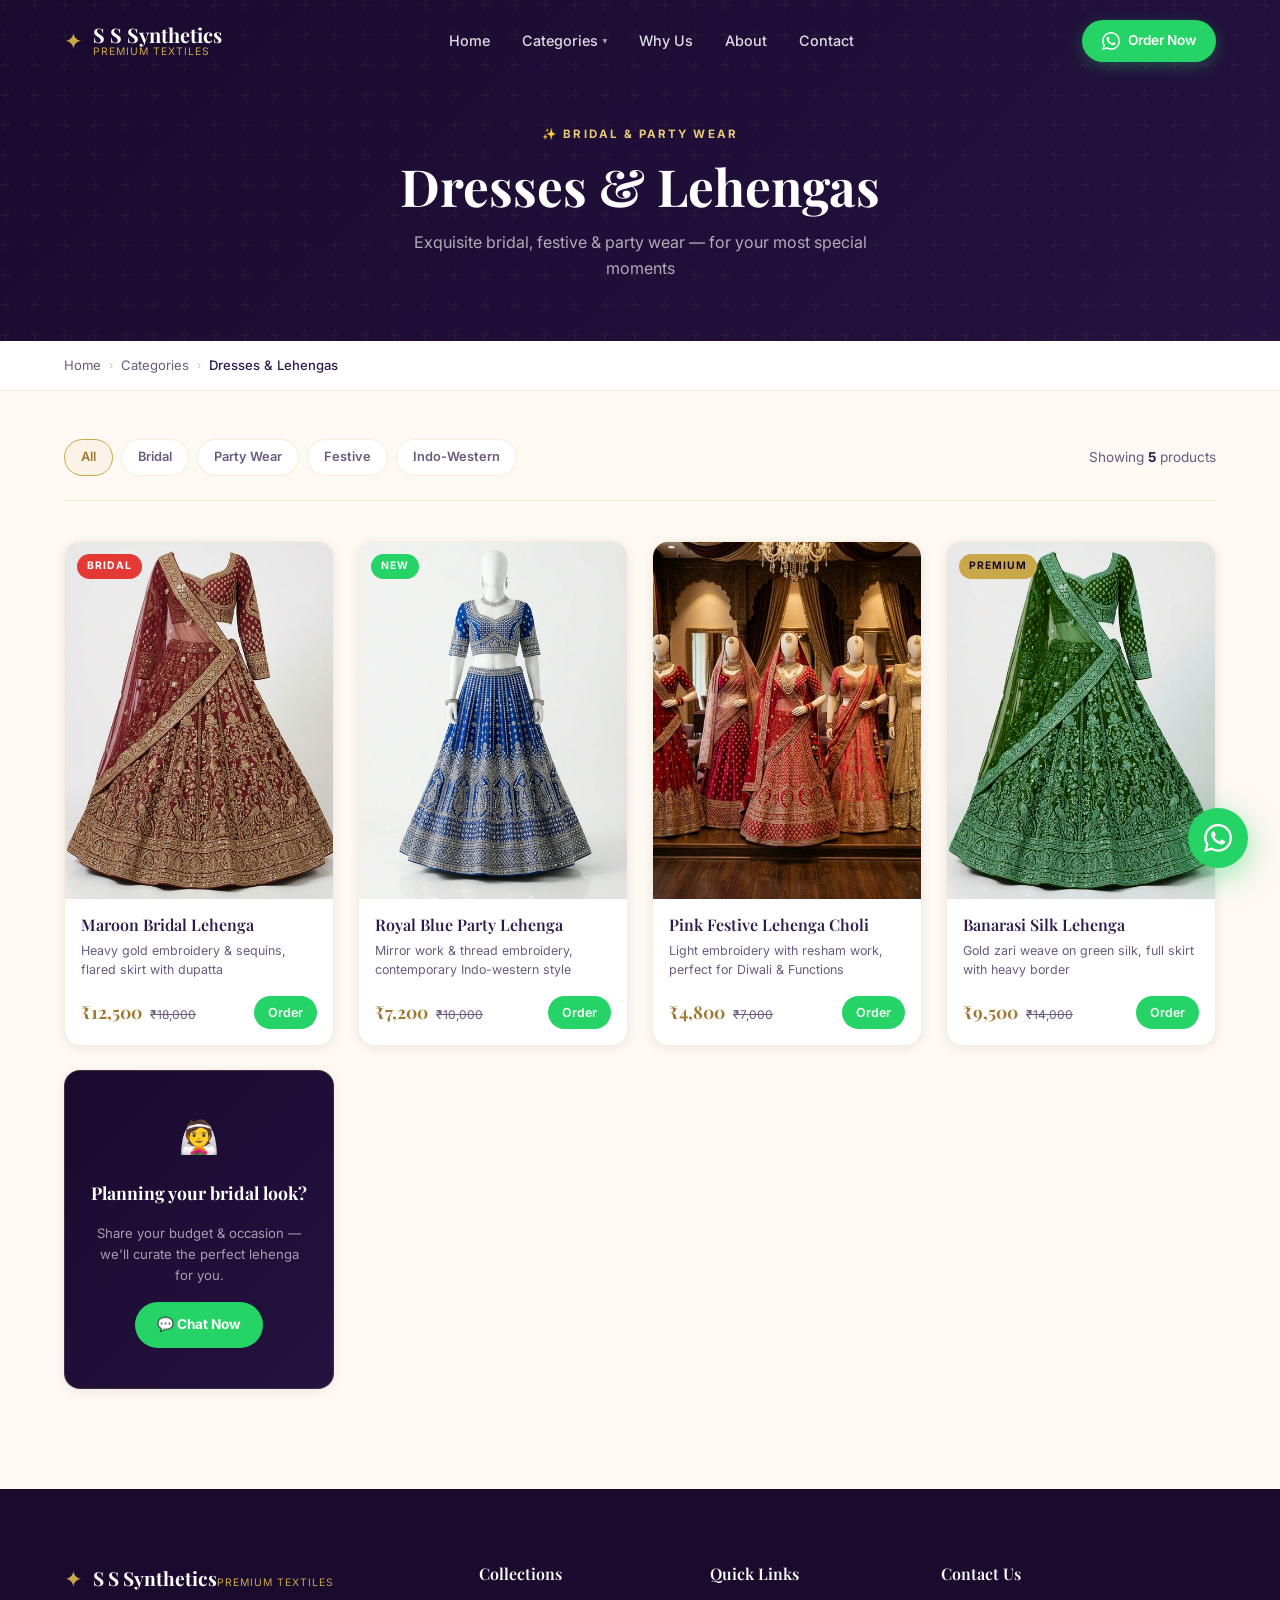
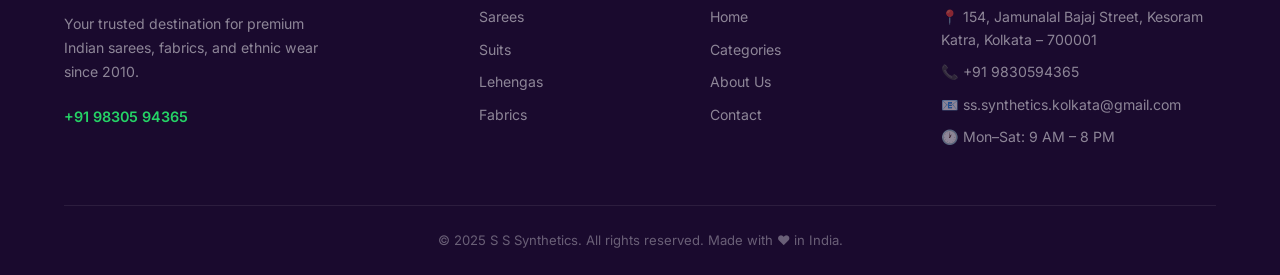
<file: dresses.html>
<!DOCTYPE html>
<html lang="en">
<head>
  <meta charset="UTF-8"/>
  <meta name="viewport" content="width=device-width, initial-scale=1.0"/>
  <title>Dresses &amp; Lehengas – S S Synthetics</title>
  <meta name="description" content="Shop bridal lehengas, party wear dresses and ethnic wear at S S Synthetics, Kolkata. Order on WhatsApp."/>
  <link rel="preconnect" href="https://fonts.googleapis.com"/>
  <link rel="preconnect" href="https://fonts.gstatic.com" crossorigin/>
  <link href="https://fonts.googleapis.com/css2?family=Playfair+Display:ital,wght@0,400;0,600;0,700;1,400&family=Inter:wght@300;400;500;600&display=swap" rel="stylesheet"/>
  <link rel="stylesheet" href="style.css"/>
</head>
<body>
  <header class="navbar scrolled" id="navbar">
    <div class="nav-container">
      <a href="index.html" class="logo"><span class="logo-icon">✦</span><div class="logo-text"><span class="logo-main">S S Synthetics</span><span class="logo-sub">Premium Textiles</span></div></a>
      <nav class="nav-links" id="navLinks">
        <a href="index.html">Home</a>
        <div class="nav-item">
          <a href="categories.html">Categories <span class="nav-caret">▾</span></a>
          <div class="nav-dropdown">
            <a href="sarees.html"><span class="dd-icon">🥻</span> Sarees</a>
            <a href="suits.html"><span class="dd-icon">👗</span> Suits</a>
            <a href="dresses.html"><span class="dd-icon">✨</span> Dresses &amp; Lehengas</a>
            <a href="index.html#categories"><span class="dd-icon">🧵</span> Fabrics</a>
            <a href="index.html#categories"><span class="dd-icon">🪭</span> Dupattas</a>
          </div>
        </div>
        <a href="index.html#featured">Why Us</a>
        <a href="index.html#about">About</a>
        <a href="index.html#contact">Contact</a>
      </nav>
      <div class="nav-actions">
        <a href="https://wa.me/919830594365?text=Hi!%20I'm%20interested%20in%20your%20Lehenga%20and%20Dress%20collection." class="btn-whatsapp-nav" target="_blank" rel="noopener">
          <svg viewBox="0 0 24 24" fill="currentColor" width="18" height="18"><path d="M17.472 14.382c-.297-.149-1.758-.867-2.03-.967-.273-.099-.471-.148-.67.15-.197.297-.767.966-.94 1.164-.173.199-.347.223-.644.075-.297-.15-1.255-.463-2.39-1.475-.883-.788-1.48-1.761-1.653-2.059-.173-.297-.018-.458.13-.606.134-.133.298-.347.446-.52.149-.174.198-.298.298-.497.099-.198.05-.371-.025-.52-.075-.149-.669-1.612-.916-2.207-.242-.579-.487-.5-.669-.51-.173-.008-.371-.01-.57-.01-.198 0-.52.074-.792.372-.272.297-1.04 1.016-1.04 2.479 0 1.462 1.065 2.875 1.213 3.074.149.198 2.096 3.2 5.077 4.487.709.306 1.262.489 1.694.625.712.227 1.36.195 1.871.118.571-.085 1.758-.719 2.006-1.413.248-.694.248-1.289.173-1.413-.074-.124-.272-.198-.57-.347m-5.421 7.403h-.004a9.87 9.87 0 01-5.031-1.378l-.361-.214-3.741.982.998-3.648-.235-.374a9.86 9.86 0 01-1.51-5.26c.001-5.45 4.436-9.884 9.888-9.884 2.64 0 5.122 1.03 6.988 2.898a9.825 9.825 0 012.893 6.994c-.003 5.45-4.437 9.884-9.885 9.884m8.413-18.297A11.815 11.815 0 0012.05 0C5.495 0 .16 5.335.157 11.892c0 2.096.547 4.142 1.588 5.945L.057 24l6.305-1.654a11.882 11.882 0 005.683 1.448h.005c6.554 0 11.89-5.335 11.893-11.893a11.821 11.821 0 00-3.48-8.413z"/></svg>
          Order Now
        </a>
        <button class="hamburger" id="hamburger" aria-label="Menu"><span></span><span></span><span></span></button>
      </div>
    </div>
  </header>

  <div class="page-hero">
    <div class="page-hero-tag">✨ Bridal &amp; Party Wear</div>
    <h1>Dresses &amp; Lehengas</h1>
    <p>Exquisite bridal, festive &amp; party wear — for your most special moments</p>
  </div>
  <div class="breadcrumb">
    <div class="breadcrumb-inner">
      <a href="index.html">Home</a><span class="bc-sep">›</span>
      <a href="categories.html">Categories</a><span class="bc-sep">›</span>
      <span class="bc-current">Dresses &amp; Lehengas</span>
    </div>
  </div>

  <section class="listing-page">
    <div class="container">
      <div class="filter-bar">
        <div class="filter-chips">
          <span class="chip active">All</span>
          <span class="chip">Bridal</span>
          <span class="chip">Party Wear</span>
          <span class="chip">Festive</span>
          <span class="chip">Indo-Western</span>
        </div>
        <div class="result-count">Showing <strong>5</strong> products</div>
      </div>

      <div class="product-grid">

        <div class="product-card reveal">
          <div class="product-img-wrap">
            <img src="images/dress_1.png" alt="Maroon Bridal Lehenga" loading="lazy"/>
            <span class="product-badge badge-hot">Bridal</span>
            <a href="https://wa.me/919830594365?text=Hi!%20I'm%20interested%20in%20the%20Maroon%20Bridal%20Lehenga." target="_blank" rel="noopener" class="product-wa-btn"><svg viewBox="0 0 24 24" fill="currentColor" width="18" height="18"><path d="M17.472 14.382c-.297-.149-1.758-.867-2.03-.967-.273-.099-.471-.148-.67.15-.197.297-.767.966-.94 1.164-.173.199-.347.223-.644.075-.297-.15-1.255-.463-2.39-1.475-.883-.788-1.48-1.761-1.653-2.059-.173-.297-.018-.458.13-.606.134-.133.298-.347.446-.52.149-.174.198-.298.298-.497.099-.198.05-.371-.025-.52-.075-.149-.669-1.612-.916-2.207-.242-.579-.487-.5-.669-.51-.173-.008-.371-.01-.57-.01-.198 0-.52.074-.792.372-.272.297-1.04 1.016-1.04 2.479 0 1.462 1.065 2.875 1.213 3.074.149.198 2.096 3.2 5.077 4.487.709.306 1.262.489 1.694.625.712.227 1.36.195 1.871.118.571-.085 1.758-.719 2.006-1.413.248-.694.248-1.289.173-1.413-.074-.124-.272-.198-.57-.347m-5.421 7.403h-.004a9.87 9.87 0 01-5.031-1.378l-.361-.214-3.741.982.998-3.648-.235-.374a9.86 9.86 0 01-1.51-5.26c.001-5.45 4.436-9.884 9.888-9.884 2.64 0 5.122 1.03 6.988 2.898a9.825 9.825 0 012.893 6.994c-.003 5.45-4.437 9.884-9.885 9.884m8.413-18.297A11.815 11.815 0 0012.05 0C5.495 0 .16 5.335.157 11.892c0 2.096.547 4.142 1.588 5.945L.057 24l6.305-1.654a11.882 11.882 0 005.683 1.448h.005c6.554 0 11.89-5.335 11.893-11.893a11.821 11.821 0 00-3.48-8.413z"/></svg></a>
          </div>
          <div class="product-info">
            <div class="product-name">Maroon Bridal Lehenga</div>
            <div class="product-desc">Heavy gold embroidery &amp; sequins, flared skirt with dupatta</div>
            <div class="product-footer">
              <div class="product-price">₹12,500 <span>₹18,000</span></div>
              <a href="https://wa.me/919830594365?text=Hi!%20I'm%20interested%20in%20the%20Maroon%20Bridal%20Lehenga." target="_blank" rel="noopener" class="product-order-btn">Order</a>
            </div>
          </div>
        </div>

        <div class="product-card reveal reveal-delay-1">
          <div class="product-img-wrap">
            <img src="images/dress_2.png" alt="Royal Blue Party Lehenga" loading="lazy"/>
            <span class="product-badge badge-new">New</span>
            <a href="https://wa.me/919830594365?text=Hi!%20I'm%20interested%20in%20the%20Royal%20Blue%20Party%20Lehenga." target="_blank" rel="noopener" class="product-wa-btn"><svg viewBox="0 0 24 24" fill="currentColor" width="18" height="18"><path d="M17.472 14.382c-.297-.149-1.758-.867-2.03-.967-.273-.099-.471-.148-.67.15-.197.297-.767.966-.94 1.164-.173.199-.347.223-.644.075-.297-.15-1.255-.463-2.39-1.475-.883-.788-1.48-1.761-1.653-2.059-.173-.297-.018-.458.13-.606.134-.133.298-.347.446-.52.149-.174.198-.298.298-.497.099-.198.05-.371-.025-.52-.075-.149-.669-1.612-.916-2.207-.242-.579-.487-.5-.669-.51-.173-.008-.371-.01-.57-.01-.198 0-.52.074-.792.372-.272.297-1.04 1.016-1.04 2.479 0 1.462 1.065 2.875 1.213 3.074.149.198 2.096 3.2 5.077 4.487.709.306 1.262.489 1.694.625.712.227 1.36.195 1.871.118.571-.085 1.758-.719 2.006-1.413.248-.694.248-1.289.173-1.413-.074-.124-.272-.198-.57-.347m-5.421 7.403h-.004a9.87 9.87 0 01-5.031-1.378l-.361-.214-3.741.982.998-3.648-.235-.374a9.86 9.86 0 01-1.51-5.26c.001-5.45 4.436-9.884 9.888-9.884 2.64 0 5.122 1.03 6.988 2.898a9.825 9.825 0 012.893 6.994c-.003 5.45-4.437 9.884-9.885 9.884m8.413-18.297A11.815 11.815 0 0012.05 0C5.495 0 .16 5.335.157 11.892c0 2.096.547 4.142 1.588 5.945L.057 24l6.305-1.654a11.882 11.882 0 005.683 1.448h.005c6.554 0 11.89-5.335 11.893-11.893a11.821 11.821 0 00-3.48-8.413z"/></svg></a>
          </div>
          <div class="product-info">
            <div class="product-name">Royal Blue Party Lehenga</div>
            <div class="product-desc">Mirror work &amp; thread embroidery, contemporary Indo-western style</div>
            <div class="product-footer">
              <div class="product-price">₹7,200 <span>₹10,000</span></div>
              <a href="https://wa.me/919830594365?text=Hi!%20I'm%20interested%20in%20the%20Royal%20Blue%20Party%20Lehenga." target="_blank" rel="noopener" class="product-order-btn">Order</a>
            </div>
          </div>
        </div>

        <div class="product-card reveal reveal-delay-2">
          <div class="product-img-wrap">
            <img src="images/lehenga_category.png" alt="Pink Festive Lehenga" loading="lazy"/>
            <a href="https://wa.me/919830594365?text=Hi!%20I'm%20interested%20in%20a%20Pink%20Festive%20Lehenga." target="_blank" rel="noopener" class="product-wa-btn"><svg viewBox="0 0 24 24" fill="currentColor" width="18" height="18"><path d="M17.472 14.382c-.297-.149-1.758-.867-2.03-.967-.273-.099-.471-.148-.67.15-.197.297-.767.966-.94 1.164-.173.199-.347.223-.644.075-.297-.15-1.255-.463-2.39-1.475-.883-.788-1.48-1.761-1.653-2.059-.173-.297-.018-.458.13-.606.134-.133.298-.347.446-.52.149-.174.198-.298.298-.497.099-.198.05-.371-.025-.52-.075-.149-.669-1.612-.916-2.207-.242-.579-.487-.5-.669-.51-.173-.008-.371-.01-.57-.01-.198 0-.52.074-.792.372-.272.297-1.04 1.016-1.04 2.479 0 1.462 1.065 2.875 1.213 3.074.149.198 2.096 3.2 5.077 4.487.709.306 1.262.489 1.694.625.712.227 1.36.195 1.871.118.571-.085 1.758-.719 2.006-1.413.248-.694.248-1.289.173-1.413-.074-.124-.272-.198-.57-.347m-5.421 7.403h-.004a9.87 9.87 0 01-5.031-1.378l-.361-.214-3.741.982.998-3.648-.235-.374a9.86 9.86 0 01-1.51-5.26c.001-5.45 4.436-9.884 9.888-9.884 2.64 0 5.122 1.03 6.988 2.898a9.825 9.825 0 012.893 6.994c-.003 5.45-4.437 9.884-9.885 9.884m8.413-18.297A11.815 11.815 0 0012.05 0C5.495 0 .16 5.335.157 11.892c0 2.096.547 4.142 1.588 5.945L.057 24l6.305-1.654a11.882 11.882 0 005.683 1.448h.005c6.554 0 11.89-5.335 11.893-11.893a11.821 11.821 0 00-3.48-8.413z"/></svg></a>
          </div>
          <div class="product-info">
            <div class="product-name">Pink Festive Lehenga Choli</div>
            <div class="product-desc">Light embroidery with resham work, perfect for Diwali &amp; Functions</div>
            <div class="product-footer">
              <div class="product-price">₹4,800 <span>₹7,000</span></div>
              <a href="https://wa.me/919830594365?text=Hi!%20I'm%20interested%20in%20a%20Pink%20Festive%20Lehenga." target="_blank" rel="noopener" class="product-order-btn">Order</a>
            </div>
          </div>
        </div>

        <div class="product-card reveal reveal-delay-3">
          <div class="product-img-wrap">
            <img src="images/dress_1.png" alt="Green Banarasi Lehenga" loading="lazy" style="filter:hue-rotate(100deg)"/>
            <span class="product-badge">Premium</span>
            <a href="https://wa.me/919830594365?text=Hi!%20I'm%20interested%20in%20a%20Banarasi%20Lehenga." target="_blank" rel="noopener" class="product-wa-btn"><svg viewBox="0 0 24 24" fill="currentColor" width="18" height="18"><path d="M17.472 14.382c-.297-.149-1.758-.867-2.03-.967-.273-.099-.471-.148-.67.15-.197.297-.767.966-.94 1.164-.173.199-.347.223-.644.075-.297-.15-1.255-.463-2.39-1.475-.883-.788-1.48-1.761-1.653-2.059-.173-.297-.018-.458.13-.606.134-.133.298-.347.446-.52.149-.174.198-.298.298-.497.099-.198.05-.371-.025-.52-.075-.149-.669-1.612-.916-2.207-.242-.579-.487-.5-.669-.51-.173-.008-.371-.01-.57-.01-.198 0-.52.074-.792.372-.272.297-1.04 1.016-1.04 2.479 0 1.462 1.065 2.875 1.213 3.074.149.198 2.096 3.2 5.077 4.487.709.306 1.262.489 1.694.625.712.227 1.36.195 1.871.118.571-.085 1.758-.719 2.006-1.413.248-.694.248-1.289.173-1.413-.074-.124-.272-.198-.57-.347m-5.421 7.403h-.004a9.87 9.87 0 01-5.031-1.378l-.361-.214-3.741.982.998-3.648-.235-.374a9.86 9.86 0 01-1.51-5.26c.001-5.45 4.436-9.884 9.888-9.884 2.64 0 5.122 1.03 6.988 2.898a9.825 9.825 0 012.893 6.994c-.003 5.45-4.437 9.884-9.885 9.884m8.413-18.297A11.815 11.815 0 0012.05 0C5.495 0 .16 5.335.157 11.892c0 2.096.547 4.142 1.588 5.945L.057 24l6.305-1.654a11.882 11.882 0 005.683 1.448h.005c6.554 0 11.89-5.335 11.893-11.893a11.821 11.821 0 00-3.48-8.413z"/></svg></a>
          </div>
          <div class="product-info">
            <div class="product-name">Banarasi Silk Lehenga</div>
            <div class="product-desc">Gold zari weave on green silk, full skirt with heavy border</div>
            <div class="product-footer">
              <div class="product-price">₹9,500 <span>₹14,000</span></div>
              <a href="https://wa.me/919830594365?text=Hi!%20I'm%20interested%20in%20a%20Banarasi%20Silk%20Lehenga." target="_blank" rel="noopener" class="product-order-btn">Order</a>
            </div>
          </div>
        </div>

        <div class="product-card" style="background:linear-gradient(135deg,var(--clr-deep),var(--clr-deep2));border-color:rgba(201,168,76,0.2);">
          <div style="padding:40px 24px;display:flex;flex-direction:column;align-items:center;justify-content:center;text-align:center;height:100%;gap:16px;">
            <div style="font-size:2rem;">👰</div>
            <h3 style="font-family:'Playfair Display',serif;color:white;font-size:1.1rem;">Planning your bridal look?</h3>
            <p style="font-size:0.82rem;color:rgba(255,255,255,0.6);">Share your budget &amp; occasion — we'll curate the perfect lehenga for you.</p>
            <a href="https://wa.me/919830594365?text=Hi!%20I'm%20planning%20my%20bridal%20look%20and%20would%20love%20your%20help%20finding%20the%20perfect%20lehenga." target="_blank" rel="noopener" style="display:inline-flex;align-items:center;gap:8px;background:#25d366;color:white;font-weight:700;font-size:0.85rem;padding:12px 22px;border-radius:50px;text-decoration:none;">💬 Chat Now</a>
          </div>
        </div>

      </div>
    </div>
  </section>

  <footer class="footer">
    <div class="container">
      <div class="footer-grid">
        <div class="footer-brand"><div class="footer-logo"><span class="logo-icon">✦</span><div><span class="logo-main">S S Synthetics</span><span class="logo-sub">Premium Textiles</span></div></div><p>Your trusted destination for premium Indian sarees, fabrics, and ethnic wear since 2010.</p><a href="https://wa.me/919830594365" class="footer-wa" target="_blank">+91 98305 94365</a></div>
        <div class="footer-col"><h4>Collections</h4><ul><li><a href="sarees.html">Sarees</a></li><li><a href="suits.html">Suits</a></li><li><a href="dresses.html">Lehengas</a></li><li><a href="index.html#categories">Fabrics</a></li></ul></div>
        <div class="footer-col"><h4>Quick Links</h4><ul><li><a href="index.html">Home</a></li><li><a href="categories.html">Categories</a></li><li><a href="index.html#about">About Us</a></li><li><a href="index.html#contact">Contact</a></li></ul></div>
        <div class="footer-col"><h4>Contact Us</h4><ul class="contact-list"><li>📍 154, Jamunalal Bajaj Street, Kesoram Katra, Kolkata – 700001</li><li>📞 +91 9830594365</li><li>📧 ss.synthetics.kolkata@gmail.com</li><li>🕐 Mon–Sat: 9 AM – 8 PM</li></ul></div>
      </div>
      <div class="footer-bottom"><p>© 2025 S S Synthetics. All rights reserved. Made with ❤️ in India.</p></div>
    </div>
  </footer>
  <a href="https://wa.me/919830594365?text=Hi!%20I%20saw%20your%20website%20and%20I'm%20interested%20in%20your%20Lehenga%20collection." class="whatsapp-float" target="_blank" rel="noopener" aria-label="Chat on WhatsApp"><svg viewBox="0 0 24 24" fill="currentColor" width="28" height="28"><path d="M17.472 14.382c-.297-.149-1.758-.867-2.03-.967-.273-.099-.471-.148-.67.15-.197.297-.767.966-.94 1.164-.173.199-.347.223-.644.075-.297-.15-1.255-.463-2.39-1.475-.883-.788-1.48-1.761-1.653-2.059-.173-.297-.018-.458.13-.606.134-.133.298-.347.446-.52.149-.174.198-.298.298-.497.099-.198.05-.371-.025-.52-.075-.149-.669-1.612-.916-2.207-.242-.579-.487-.5-.669-.51-.173-.008-.371-.01-.57-.01-.198 0-.52.074-.792.372-.272.297-1.04 1.016-1.04 2.479 0 1.462 1.065 2.875 1.213 3.074.149.198 2.096 3.2 5.077 4.487.709.306 1.262.489 1.694.625.712.227 1.36.195 1.871.118.571-.085 1.758-.719 2.006-1.413.248-.694.248-1.289.173-1.413-.074-.124-.272-.198-.57-.347m-5.421 7.403h-.004a9.87 9.87 0 01-5.031-1.378l-.361-.214-3.741.982.998-3.648-.235-.374a9.86 9.86 0 01-1.51-5.26c.001-5.45 4.436-9.884 9.888-9.884 2.64 0 5.122 1.03 6.988 2.898a9.825 9.825 0 012.893 6.994c-.003 5.45-4.437 9.884-9.885 9.884m8.413-18.297A11.815 11.815 0 0012.05 0C5.495 0 .16 5.335.157 11.892c0 2.096.547 4.142 1.588 5.945L.057 24l6.305-1.654a11.882 11.882 0 005.683 1.448h.005c6.554 0 11.89-5.335 11.893-11.893a11.821 11.821 0 00-3.48-8.413z"/></svg><span class="float-tooltip">Order on WhatsApp</span></a>
  <script src="script.js"></script>
</body>
</html>
</file>
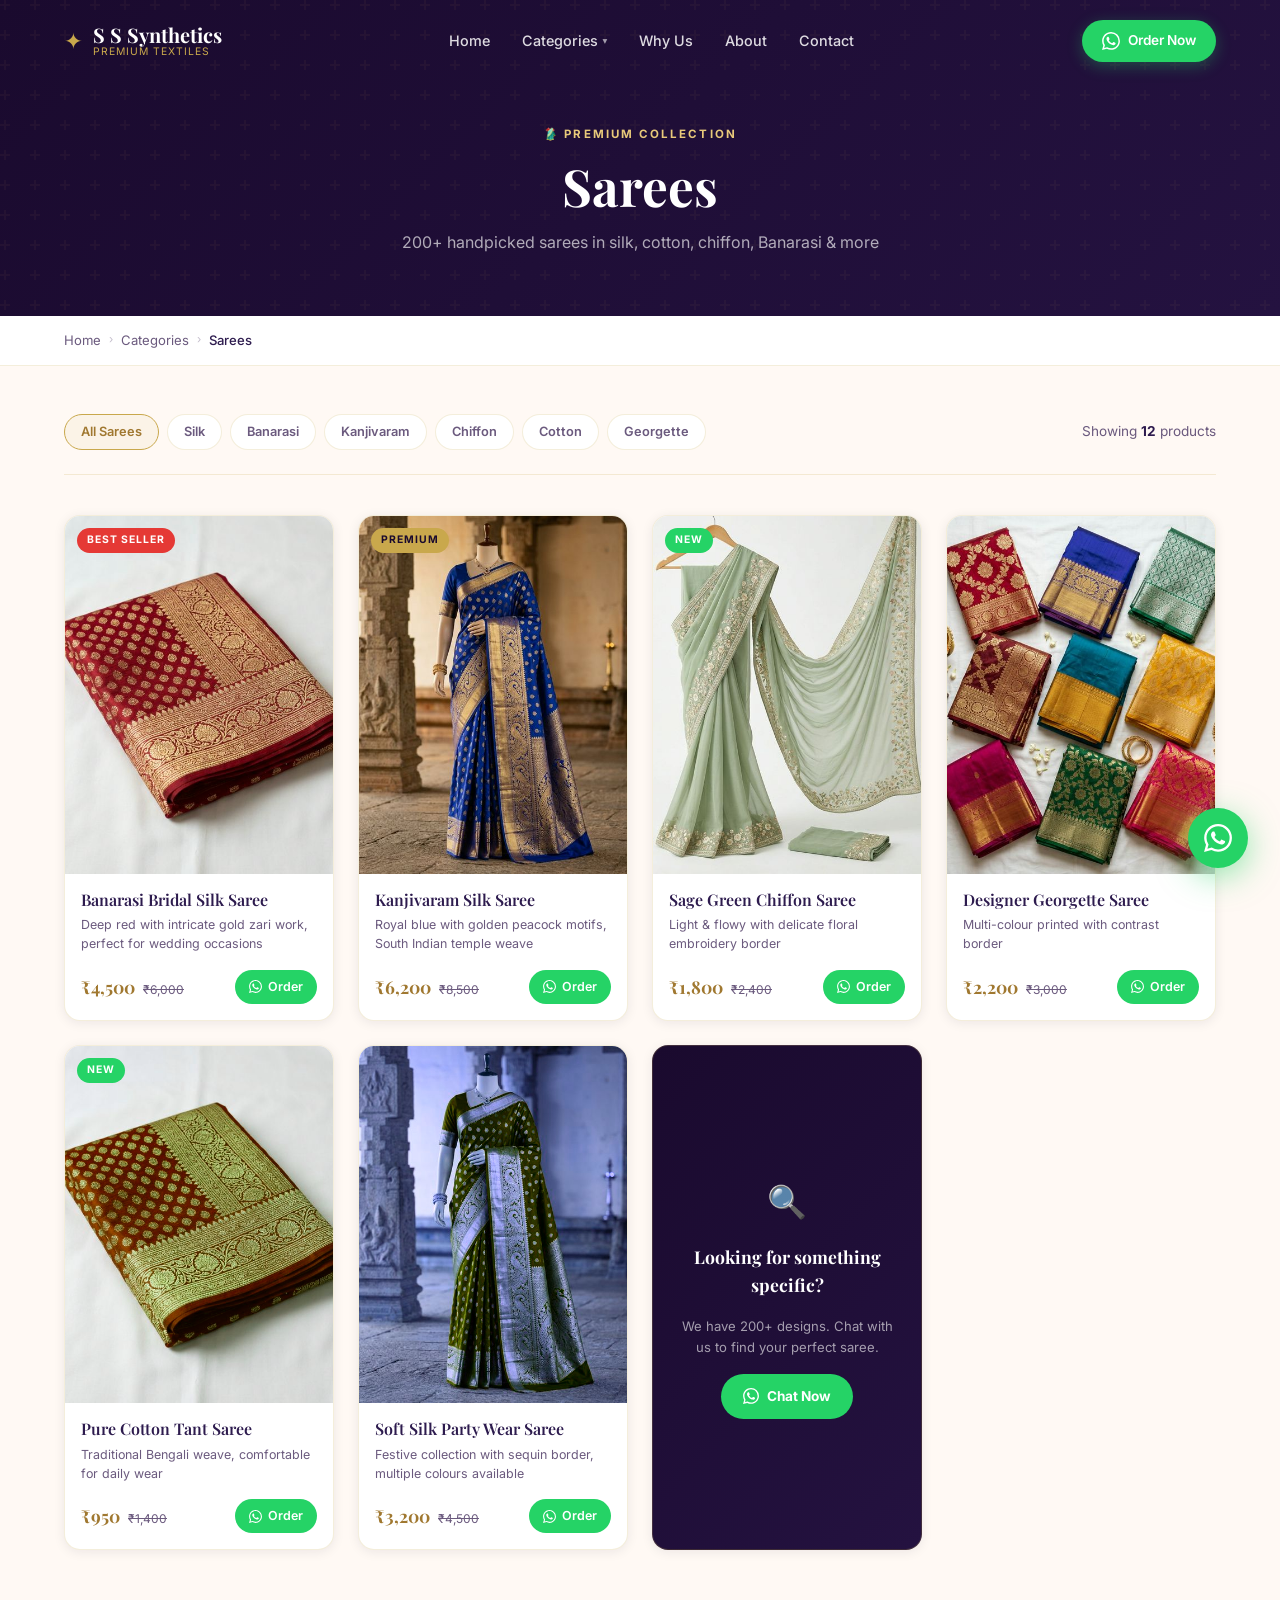
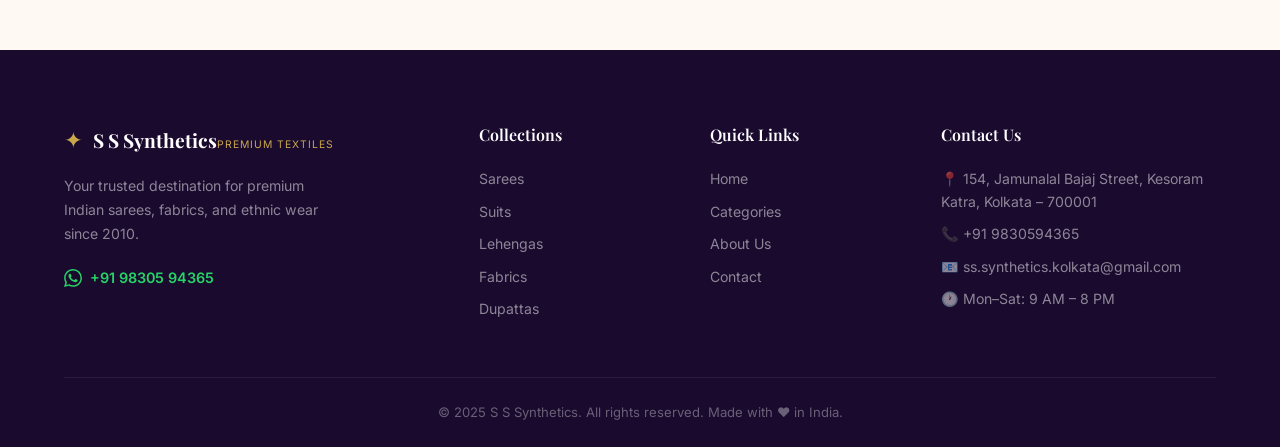
<file: sarees.html>
<!DOCTYPE html>
<html lang="en">
<head>
  <meta charset="UTF-8"/>
  <meta name="viewport" content="width=device-width, initial-scale=1.0"/>
  <title>Sarees Collection – S S Synthetics</title>
  <meta name="description" content="Shop premium sarees at S S Synthetics — Banarasi, Kanjivaram, Silk, Chiffon & Cotton. Order on WhatsApp from Kolkata."/>
  <link rel="preconnect" href="https://fonts.googleapis.com"/>
  <link rel="preconnect" href="https://fonts.gstatic.com" crossorigin/>
  <link href="https://fonts.googleapis.com/css2?family=Playfair+Display:ital,wght@0,400;0,600;0,700;1,400&family=Inter:wght@300;400;500;600&display=swap" rel="stylesheet"/>
  <link rel="stylesheet" href="style.css"/>
</head>
<body>

  <!-- NAVBAR -->
  <header class="navbar scrolled" id="navbar">
    <div class="nav-container">
      <a href="index.html" class="logo">
        <span class="logo-icon">✦</span>
        <div class="logo-text">
          <span class="logo-main">S S Synthetics</span>
          <span class="logo-sub">Premium Textiles</span>
        </div>
      </a>
      <nav class="nav-links" id="navLinks">
        <a href="index.html">Home</a>
        <div class="nav-item">
          <a href="categories.html">Categories <span class="nav-caret">▾</span></a>
          <div class="nav-dropdown">
            <a href="sarees.html"><span class="dd-icon">🥻</span> Sarees</a>
            <a href="suits.html"><span class="dd-icon">👗</span> Suits</a>
            <a href="dresses.html"><span class="dd-icon">✨</span> Dresses &amp; Lehengas</a>
            <a href="index.html#categories"><span class="dd-icon">🧵</span> Fabrics</a>
            <a href="index.html#categories"><span class="dd-icon">🪭</span> Dupattas</a>
          </div>
        </div>
        <a href="index.html#featured">Why Us</a>
        <a href="index.html#about">About</a>
        <a href="index.html#contact">Contact</a>
      </nav>
      <div class="nav-actions">
        <a href="https://wa.me/919830594365?text=Hi!%20I'm%20interested%20in%20your%20Sarees%20collection." class="btn-whatsapp-nav" target="_blank" rel="noopener">
          <svg viewBox="0 0 24 24" fill="currentColor" width="18" height="18"><path d="M17.472 14.382c-.297-.149-1.758-.867-2.03-.967-.273-.099-.471-.148-.67.15-.197.297-.767.966-.94 1.164-.173.199-.347.223-.644.075-.297-.15-1.255-.463-2.39-1.475-.883-.788-1.48-1.761-1.653-2.059-.173-.297-.018-.458.13-.606.134-.133.298-.347.446-.52.149-.174.198-.298.298-.497.099-.198.05-.371-.025-.52-.075-.149-.669-1.612-.916-2.207-.242-.579-.487-.5-.669-.51-.173-.008-.371-.01-.57-.01-.198 0-.52.074-.792.372-.272.297-1.04 1.016-1.04 2.479 0 1.462 1.065 2.875 1.213 3.074.149.198 2.096 3.2 5.077 4.487.709.306 1.262.489 1.694.625.712.227 1.36.195 1.871.118.571-.085 1.758-.719 2.006-1.413.248-.694.248-1.289.173-1.413-.074-.124-.272-.198-.57-.347m-5.421 7.403h-.004a9.87 9.87 0 01-5.031-1.378l-.361-.214-3.741.982.998-3.648-.235-.374a9.86 9.86 0 01-1.51-5.26c.001-5.45 4.436-9.884 9.888-9.884 2.64 0 5.122 1.03 6.988 2.898a9.825 9.825 0 012.893 6.994c-.003 5.45-4.437 9.884-9.885 9.884m8.413-18.297A11.815 11.815 0 0012.05 0C5.495 0 .16 5.335.157 11.892c0 2.096.547 4.142 1.588 5.945L.057 24l6.305-1.654a11.882 11.882 0 005.683 1.448h.005c6.554 0 11.89-5.335 11.893-11.893a11.821 11.821 0 00-3.48-8.413z"/></svg>
          Order Now
        </a>
        <button class="hamburger" id="hamburger" aria-label="Menu"><span></span><span></span><span></span></button>
      </div>
    </div>
  </header>

  <!-- PAGE HERO -->
  <div class="page-hero">
    <div class="page-hero-tag">🥻 Premium Collection</div>
    <h1>Sarees</h1>
    <p>200+ handpicked sarees in silk, cotton, chiffon, Banarasi & more</p>
  </div>

  <!-- BREADCRUMB -->
  <div class="breadcrumb">
    <div class="breadcrumb-inner">
      <a href="index.html">Home</a>
      <span class="bc-sep">›</span>
      <a href="categories.html">Categories</a>
      <span class="bc-sep">›</span>
      <span class="bc-current">Sarees</span>
    </div>
  </div>

  <!-- PRODUCT LISTING -->
  <section class="listing-page">
    <div class="container">
      <!-- Filter bar -->
      <div class="filter-bar">
        <div class="filter-chips">
          <span class="chip active">All Sarees</span>
          <span class="chip">Silk</span>
          <span class="chip">Banarasi</span>
          <span class="chip">Kanjivaram</span>
          <span class="chip">Chiffon</span>
          <span class="chip">Cotton</span>
          <span class="chip">Georgette</span>
        </div>
        <div class="result-count">Showing <strong>12</strong> products</div>
      </div>

      <!-- Product grid -->
      <div class="product-grid">

        <!-- Card 1 -->
        <div class="product-card reveal">
          <div class="product-img-wrap">
            <img src="images/saree_1.png" alt="Banarasi Silk Saree" loading="lazy"/>
            <span class="product-badge badge-hot">Best Seller</span>
            <a href="https://wa.me/919830594365?text=Hi!%20I'm%20interested%20in%20the%20Banarasi%20Bridal%20Silk%20Saree.%20Can%20you%20share%20more%20details?" target="_blank" rel="noopener" class="product-wa-btn">
              <svg viewBox="0 0 24 24" fill="currentColor" width="18" height="18"><path d="M17.472 14.382c-.297-.149-1.758-.867-2.03-.967-.273-.099-.471-.148-.67.15-.197.297-.767.966-.94 1.164-.173.199-.347.223-.644.075-.297-.15-1.255-.463-2.39-1.475-.883-.788-1.48-1.761-1.653-2.059-.173-.297-.018-.458.13-.606.134-.133.298-.347.446-.52.149-.174.198-.298.298-.497.099-.198.05-.371-.025-.52-.075-.149-.669-1.612-.916-2.207-.242-.579-.487-.5-.669-.51-.173-.008-.371-.01-.57-.01-.198 0-.52.074-.792.372-.272.297-1.04 1.016-1.04 2.479 0 1.462 1.065 2.875 1.213 3.074.149.198 2.096 3.2 5.077 4.487.709.306 1.262.489 1.694.625.712.227 1.36.195 1.871.118.571-.085 1.758-.719 2.006-1.413.248-.694.248-1.289.173-1.413-.074-.124-.272-.198-.57-.347m-5.421 7.403h-.004a9.87 9.87 0 01-5.031-1.378l-.361-.214-3.741.982.998-3.648-.235-.374a9.86 9.86 0 01-1.51-5.26c.001-5.45 4.436-9.884 9.888-9.884 2.64 0 5.122 1.03 6.988 2.898a9.825 9.825 0 012.893 6.994c-.003 5.45-4.437 9.884-9.885 9.884m8.413-18.297A11.815 11.815 0 0012.05 0C5.495 0 .16 5.335.157 11.892c0 2.096.547 4.142 1.588 5.945L.057 24l6.305-1.654a11.882 11.882 0 005.683 1.448h.005c6.554 0 11.89-5.335 11.893-11.893a11.821 11.821 0 00-3.48-8.413z"/></svg>
            </a>
          </div>
          <div class="product-info">
            <div class="product-name">Banarasi Bridal Silk Saree</div>
            <div class="product-desc">Deep red with intricate gold zari work, perfect for wedding occasions</div>
            <div class="product-footer">
              <div class="product-price">₹4,500 <span>₹6,000</span></div>
              <a href="https://wa.me/919830594365?text=Hi!%20I'm%20interested%20in%20the%20Banarasi%20Bridal%20Silk%20Saree.%20Can%20you%20share%20more%20details?" target="_blank" rel="noopener" class="product-order-btn">
                <svg viewBox="0 0 24 24" fill="currentColor" width="13" height="13"><path d="M17.472 14.382c-.297-.149-1.758-.867-2.03-.967-.273-.099-.471-.148-.67.15-.197.297-.767.966-.94 1.164-.173.199-.347.223-.644.075-.297-.15-1.255-.463-2.39-1.475-.883-.788-1.48-1.761-1.653-2.059-.173-.297-.018-.458.13-.606.134-.133.298-.347.446-.52.149-.174.198-.298.298-.497.099-.198.05-.371-.025-.52-.075-.149-.669-1.612-.916-2.207-.242-.579-.487-.5-.669-.51-.173-.008-.371-.01-.57-.01-.198 0-.52.074-.792.372-.272.297-1.04 1.016-1.04 2.479 0 1.462 1.065 2.875 1.213 3.074.149.198 2.096 3.2 5.077 4.487.709.306 1.262.489 1.694.625.712.227 1.36.195 1.871.118.571-.085 1.758-.719 2.006-1.413.248-.694.248-1.289.173-1.413-.074-.124-.272-.198-.57-.347m-5.421 7.403h-.004a9.87 9.87 0 01-5.031-1.378l-.361-.214-3.741.982.998-3.648-.235-.374a9.86 9.86 0 01-1.51-5.26c.001-5.45 4.436-9.884 9.888-9.884 2.64 0 5.122 1.03 6.988 2.898a9.825 9.825 0 012.893 6.994c-.003 5.45-4.437 9.884-9.885 9.884m8.413-18.297A11.815 11.815 0 0012.05 0C5.495 0 .16 5.335.157 11.892c0 2.096.547 4.142 1.588 5.945L.057 24l6.305-1.654a11.882 11.882 0 005.683 1.448h.005c6.554 0 11.89-5.335 11.893-11.893a11.821 11.821 0 00-3.48-8.413z"/></svg>
                Order
              </a>
            </div>
          </div>
        </div>

        <!-- Card 2 -->
        <div class="product-card reveal reveal-delay-1">
          <div class="product-img-wrap">
            <img src="images/saree_2.png" alt="Kanjivaram Silk Saree" loading="lazy"/>
            <span class="product-badge">Premium</span>
            <a href="https://wa.me/919830594365?text=Hi!%20I'm%20interested%20in%20the%20Kanjivaram%20Silk%20Saree.%20Can%20you%20share%20more%20details?" target="_blank" rel="noopener" class="product-wa-btn">
              <svg viewBox="0 0 24 24" fill="currentColor" width="18" height="18"><path d="M17.472 14.382c-.297-.149-1.758-.867-2.03-.967-.273-.099-.471-.148-.67.15-.197.297-.767.966-.94 1.164-.173.199-.347.223-.644.075-.297-.15-1.255-.463-2.39-1.475-.883-.788-1.48-1.761-1.653-2.059-.173-.297-.018-.458.13-.606.134-.133.298-.347.446-.52.149-.174.198-.298.298-.497.099-.198.05-.371-.025-.52-.075-.149-.669-1.612-.916-2.207-.242-.579-.487-.5-.669-.51-.173-.008-.371-.01-.57-.01-.198 0-.52.074-.792.372-.272.297-1.04 1.016-1.04 2.479 0 1.462 1.065 2.875 1.213 3.074.149.198 2.096 3.2 5.077 4.487.709.306 1.262.489 1.694.625.712.227 1.36.195 1.871.118.571-.085 1.758-.719 2.006-1.413.248-.694.248-1.289.173-1.413-.074-.124-.272-.198-.57-.347m-5.421 7.403h-.004a9.87 9.87 0 01-5.031-1.378l-.361-.214-3.741.982.998-3.648-.235-.374a9.86 9.86 0 01-1.51-5.26c.001-5.45 4.436-9.884 9.888-9.884 2.64 0 5.122 1.03 6.988 2.898a9.825 9.825 0 012.893 6.994c-.003 5.45-4.437 9.884-9.885 9.884m8.413-18.297A11.815 11.815 0 0012.05 0C5.495 0 .16 5.335.157 11.892c0 2.096.547 4.142 1.588 5.945L.057 24l6.305-1.654a11.882 11.882 0 005.683 1.448h.005c6.554 0 11.89-5.335 11.893-11.893a11.821 11.821 0 00-3.48-8.413z"/></svg>
            </a>
          </div>
          <div class="product-info">
            <div class="product-name">Kanjivaram Silk Saree</div>
            <div class="product-desc">Royal blue with golden peacock motifs, South Indian temple weave</div>
            <div class="product-footer">
              <div class="product-price">₹6,200 <span>₹8,500</span></div>
              <a href="https://wa.me/919830594365?text=Hi!%20I'm%20interested%20in%20the%20Kanjivaram%20Silk%20Saree.%20Can%20you%20share%20more%20details?" target="_blank" rel="noopener" class="product-order-btn"><svg viewBox="0 0 24 24" fill="currentColor" width="13" height="13"><path d="M17.472 14.382c-.297-.149-1.758-.867-2.03-.967-.273-.099-.471-.148-.67.15-.197.297-.767.966-.94 1.164-.173.199-.347.223-.644.075-.297-.15-1.255-.463-2.39-1.475-.883-.788-1.48-1.761-1.653-2.059-.173-.297-.018-.458.13-.606.134-.133.298-.347.446-.52.149-.174.198-.298.298-.497.099-.198.05-.371-.025-.52-.075-.149-.669-1.612-.916-2.207-.242-.579-.487-.5-.669-.51-.173-.008-.371-.01-.57-.01-.198 0-.52.074-.792.372-.272.297-1.04 1.016-1.04 2.479 0 1.462 1.065 2.875 1.213 3.074.149.198 2.096 3.2 5.077 4.487.709.306 1.262.489 1.694.625.712.227 1.36.195 1.871.118.571-.085 1.758-.719 2.006-1.413.248-.694.248-1.289.173-1.413-.074-.124-.272-.198-.57-.347m-5.421 7.403h-.004a9.87 9.87 0 01-5.031-1.378l-.361-.214-3.741.982.998-3.648-.235-.374a9.86 9.86 0 01-1.51-5.26c.001-5.45 4.436-9.884 9.888-9.884 2.64 0 5.122 1.03 6.988 2.898a9.825 9.825 0 012.893 6.994c-.003 5.45-4.437 9.884-9.885 9.884m8.413-18.297A11.815 11.815 0 0012.05 0C5.495 0 .16 5.335.157 11.892c0 2.096.547 4.142 1.588 5.945L.057 24l6.305-1.654a11.882 11.882 0 005.683 1.448h.005c6.554 0 11.89-5.335 11.893-11.893a11.821 11.821 0 00-3.48-8.413z"/></svg>Order</a>
            </div>
          </div>
        </div>

        <!-- Card 3 -->
        <div class="product-card reveal reveal-delay-2">
          <div class="product-img-wrap">
            <img src="images/saree_3.png" alt="Chiffon Saree" loading="lazy"/>
            <span class="product-badge badge-new">New</span>
            <a href="https://wa.me/919830594365?text=Hi!%20I'm%20interested%20in%20the%20Sage%20Green%20Chiffon%20Saree.%20Can%20you%20share%20more%20details?" target="_blank" rel="noopener" class="product-wa-btn">
              <svg viewBox="0 0 24 24" fill="currentColor" width="18" height="18"><path d="M17.472 14.382c-.297-.149-1.758-.867-2.03-.967-.273-.099-.471-.148-.67.15-.197.297-.767.966-.94 1.164-.173.199-.347.223-.644.075-.297-.15-1.255-.463-2.39-1.475-.883-.788-1.48-1.761-1.653-2.059-.173-.297-.018-.458.13-.606.134-.133.298-.347.446-.52.149-.174.198-.298.298-.497.099-.198.05-.371-.025-.52-.075-.149-.669-1.612-.916-2.207-.242-.579-.487-.5-.669-.51-.173-.008-.371-.01-.57-.01-.198 0-.52.074-.792.372-.272.297-1.04 1.016-1.04 2.479 0 1.462 1.065 2.875 1.213 3.074.149.198 2.096 3.2 5.077 4.487.709.306 1.262.489 1.694.625.712.227 1.36.195 1.871.118.571-.085 1.758-.719 2.006-1.413.248-.694.248-1.289.173-1.413-.074-.124-.272-.198-.57-.347m-5.421 7.403h-.004a9.87 9.87 0 01-5.031-1.378l-.361-.214-3.741.982.998-3.648-.235-.374a9.86 9.86 0 01-1.51-5.26c.001-5.45 4.436-9.884 9.888-9.884 2.64 0 5.122 1.03 6.988 2.898a9.825 9.825 0 012.893 6.994c-.003 5.45-4.437 9.884-9.885 9.884m8.413-18.297A11.815 11.815 0 0012.05 0C5.495 0 .16 5.335.157 11.892c0 2.096.547 4.142 1.588 5.945L.057 24l6.305-1.654a11.882 11.882 0 005.683 1.448h.005c6.554 0 11.89-5.335 11.893-11.893a11.821 11.821 0 00-3.48-8.413z"/></svg>
            </a>
          </div>
          <div class="product-info">
            <div class="product-name">Sage Green Chiffon Saree</div>
            <div class="product-desc">Light & flowy with delicate floral embroidery border</div>
            <div class="product-footer">
              <div class="product-price">₹1,800 <span>₹2,400</span></div>
              <a href="https://wa.me/919830594365?text=Hi!%20I'm%20interested%20in%20the%20Sage%20Green%20Chiffon%20Saree.%20Can%20you%20share%20more%20details?" target="_blank" rel="noopener" class="product-order-btn"><svg viewBox="0 0 24 24" fill="currentColor" width="13" height="13"><path d="M17.472 14.382c-.297-.149-1.758-.867-2.03-.967-.273-.099-.471-.148-.67.15-.197.297-.767.966-.94 1.164-.173.199-.347.223-.644.075-.297-.15-1.255-.463-2.39-1.475-.883-.788-1.48-1.761-1.653-2.059-.173-.297-.018-.458.13-.606.134-.133.298-.347.446-.52.149-.174.198-.298.298-.497.099-.198.05-.371-.025-.52-.075-.149-.669-1.612-.916-2.207-.242-.579-.487-.5-.669-.51-.173-.008-.371-.01-.57-.01-.198 0-.52.074-.792.372-.272.297-1.04 1.016-1.04 2.479 0 1.462 1.065 2.875 1.213 3.074.149.198 2.096 3.2 5.077 4.487.709.306 1.262.489 1.694.625.712.227 1.36.195 1.871.118.571-.085 1.758-.719 2.006-1.413.248-.694.248-1.289.173-1.413-.074-.124-.272-.198-.57-.347m-5.421 7.403h-.004a9.87 9.87 0 01-5.031-1.378l-.361-.214-3.741.982.998-3.648-.235-.374a9.86 9.86 0 01-1.51-5.26c.001-5.45 4.436-9.884 9.888-9.884 2.64 0 5.122 1.03 6.988 2.898a9.825 9.825 0 012.893 6.994c-.003 5.45-4.437 9.884-9.885 9.884m8.413-18.297A11.815 11.815 0 0012.05 0C5.495 0 .16 5.335.157 11.892c0 2.096.547 4.142 1.588 5.945L.057 24l6.305-1.654a11.882 11.882 0 005.683 1.448h.005c6.554 0 11.89-5.335 11.893-11.893a11.821 11.821 0 00-3.48-8.413z"/></svg>Order</a>
            </div>
          </div>
        </div>

        <!-- Cards 4–8: reuse images with varied details -->
        <div class="product-card reveal reveal-delay-3">
          <div class="product-img-wrap">
            <img src="images/sarees_category.png" alt="Georgette Saree" loading="lazy"/>
            <a href="https://wa.me/919830594365?text=Hi!%20I'm%20interested%20in%20a%20Georgette%20Saree.%20Can%20you%20share%20more%20details?" target="_blank" rel="noopener" class="product-wa-btn"><svg viewBox="0 0 24 24" fill="currentColor" width="18" height="18"><path d="M17.472 14.382c-.297-.149-1.758-.867-2.03-.967-.273-.099-.471-.148-.67.15-.197.297-.767.966-.94 1.164-.173.199-.347.223-.644.075-.297-.15-1.255-.463-2.39-1.475-.883-.788-1.48-1.761-1.653-2.059-.173-.297-.018-.458.13-.606.134-.133.298-.347.446-.52.149-.174.198-.298.298-.497.099-.198.05-.371-.025-.52-.075-.149-.669-1.612-.916-2.207-.242-.579-.487-.5-.669-.51-.173-.008-.371-.01-.57-.01-.198 0-.52.074-.792.372-.272.297-1.04 1.016-1.04 2.479 0 1.462 1.065 2.875 1.213 3.074.149.198 2.096 3.2 5.077 4.487.709.306 1.262.489 1.694.625.712.227 1.36.195 1.871.118.571-.085 1.758-.719 2.006-1.413.248-.694.248-1.289.173-1.413-.074-.124-.272-.198-.57-.347m-5.421 7.403h-.004a9.87 9.87 0 01-5.031-1.378l-.361-.214-3.741.982.998-3.648-.235-.374a9.86 9.86 0 01-1.51-5.26c.001-5.45 4.436-9.884 9.888-9.884 2.64 0 5.122 1.03 6.988 2.898a9.825 9.825 0 012.893 6.994c-.003 5.45-4.437 9.884-9.885 9.884m8.413-18.297A11.815 11.815 0 0012.05 0C5.495 0 .16 5.335.157 11.892c0 2.096.547 4.142 1.588 5.945L.057 24l6.305-1.654a11.882 11.882 0 005.683 1.448h.005c6.554 0 11.89-5.335 11.893-11.893a11.821 11.821 0 00-3.48-8.413z"/></svg></a>
          </div>
          <div class="product-info">
            <div class="product-name">Designer Georgette Saree</div>
            <div class="product-desc">Multi-colour printed with contrast border</div>
            <div class="product-footer">
              <div class="product-price">₹2,200 <span>₹3,000</span></div>
              <a href="https://wa.me/919830594365?text=Hi!%20I'm%20interested%20in%20a%20Georgette%20Saree." target="_blank" rel="noopener" class="product-order-btn"><svg viewBox="0 0 24 24" fill="currentColor" width="13" height="13"><path d="M17.472 14.382c-.297-.149-1.758-.867-2.03-.967-.273-.099-.471-.148-.67.15-.197.297-.767.966-.94 1.164-.173.199-.347.223-.644.075-.297-.15-1.255-.463-2.39-1.475-.883-.788-1.48-1.761-1.653-2.059-.173-.297-.018-.458.13-.606.134-.133.298-.347.446-.52.149-.174.198-.298.298-.497.099-.198.05-.371-.025-.52-.075-.149-.669-1.612-.916-2.207-.242-.579-.487-.5-.669-.51-.173-.008-.371-.01-.57-.01-.198 0-.52.074-.792.372-.272.297-1.04 1.016-1.04 2.479 0 1.462 1.065 2.875 1.213 3.074.149.198 2.096 3.2 5.077 4.487.709.306 1.262.489 1.694.625.712.227 1.36.195 1.871.118.571-.085 1.758-.719 2.006-1.413.248-.694.248-1.289.173-1.413-.074-.124-.272-.198-.57-.347m-5.421 7.403h-.004a9.87 9.87 0 01-5.031-1.378l-.361-.214-3.741.982.998-3.648-.235-.374a9.86 9.86 0 01-1.51-5.26c.001-5.45 4.436-9.884 9.888-9.884 2.64 0 5.122 1.03 6.988 2.898a9.825 9.825 0 012.893 6.994c-.003 5.45-4.437 9.884-9.885 9.884m8.413-18.297A11.815 11.815 0 0012.05 0C5.495 0 .16 5.335.157 11.892c0 2.096.547 4.142 1.588 5.945L.057 24l6.305-1.654a11.882 11.882 0 005.683 1.448h.005c6.554 0 11.89-5.335 11.893-11.893a11.821 11.821 0 00-3.48-8.413z"/></svg>Order</a>
            </div>
          </div>
        </div>

        <div class="product-card reveal reveal-delay-4">
          <div class="product-img-wrap">
            <img src="images/saree_1.png" alt="Pure Cotton Saree" loading="lazy" style="filter:hue-rotate(40deg)"/>
            <span class="product-badge badge-new">New</span>
            <a href="https://wa.me/919830594365?text=Hi!%20I'm%20interested%20in%20a%20Pure%20Cotton%20Tant%20Saree." target="_blank" rel="noopener" class="product-wa-btn"><svg viewBox="0 0 24 24" fill="currentColor" width="18" height="18"><path d="M17.472 14.382c-.297-.149-1.758-.867-2.03-.967-.273-.099-.471-.148-.67.15-.197.297-.767.966-.94 1.164-.173.199-.347.223-.644.075-.297-.15-1.255-.463-2.39-1.475-.883-.788-1.48-1.761-1.653-2.059-.173-.297-.018-.458.13-.606.134-.133.298-.347.446-.52.149-.174.198-.298.298-.497.099-.198.05-.371-.025-.52-.075-.149-.669-1.612-.916-2.207-.242-.579-.487-.5-.669-.51-.173-.008-.371-.01-.57-.01-.198 0-.52.074-.792.372-.272.297-1.04 1.016-1.04 2.479 0 1.462 1.065 2.875 1.213 3.074.149.198 2.096 3.2 5.077 4.487.709.306 1.262.489 1.694.625.712.227 1.36.195 1.871.118.571-.085 1.758-.719 2.006-1.413.248-.694.248-1.289.173-1.413-.074-.124-.272-.198-.57-.347m-5.421 7.403h-.004a9.87 9.87 0 01-5.031-1.378l-.361-.214-3.741.982.998-3.648-.235-.374a9.86 9.86 0 01-1.51-5.26c.001-5.45 4.436-9.884 9.888-9.884 2.64 0 5.122 1.03 6.988 2.898a9.825 9.825 0 012.893 6.994c-.003 5.45-4.437 9.884-9.885 9.884m8.413-18.297A11.815 11.815 0 0012.05 0C5.495 0 .16 5.335.157 11.892c0 2.096.547 4.142 1.588 5.945L.057 24l6.305-1.654a11.882 11.882 0 005.683 1.448h.005c6.554 0 11.89-5.335 11.893-11.893a11.821 11.821 0 00-3.48-8.413z"/></svg></a>
          </div>
          <div class="product-info">
            <div class="product-name">Pure Cotton Tant Saree</div>
            <div class="product-desc">Traditional Bengali weave, comfortable for daily wear</div>
            <div class="product-footer">
              <div class="product-price">₹950 <span>₹1,400</span></div>
              <a href="https://wa.me/919830594365?text=Hi!%20I'm%20interested%20in%20a%20Pure%20Cotton%20Tant%20Saree." target="_blank" rel="noopener" class="product-order-btn"><svg viewBox="0 0 24 24" fill="currentColor" width="13" height="13"><path d="M17.472 14.382c-.297-.149-1.758-.867-2.03-.967-.273-.099-.471-.148-.67.15-.197.297-.767.966-.94 1.164-.173.199-.347.223-.644.075-.297-.15-1.255-.463-2.39-1.475-.883-.788-1.48-1.761-1.653-2.059-.173-.297-.018-.458.13-.606.134-.133.298-.347.446-.52.149-.174.198-.298.298-.497.099-.198.05-.371-.025-.52-.075-.149-.669-1.612-.916-2.207-.242-.579-.487-.5-.669-.51-.173-.008-.371-.01-.57-.01-.198 0-.52.074-.792.372-.272.297-1.04 1.016-1.04 2.479 0 1.462 1.065 2.875 1.213 3.074.149.198 2.096 3.2 5.077 4.487.709.306 1.262.489 1.694.625.712.227 1.36.195 1.871.118.571-.085 1.758-.719 2.006-1.413.248-.694.248-1.289.173-1.413-.074-.124-.272-.198-.57-.347m-5.421 7.403h-.004a9.87 9.87 0 01-5.031-1.378l-.361-.214-3.741.982.998-3.648-.235-.374a9.86 9.86 0 01-1.51-5.26c.001-5.45 4.436-9.884 9.888-9.884 2.64 0 5.122 1.03 6.988 2.898a9.825 9.825 0 012.893 6.994c-.003 5.45-4.437 9.884-9.885 9.884m8.413-18.297A11.815 11.815 0 0012.05 0C5.495 0 .16 5.335.157 11.892c0 2.096.547 4.142 1.588 5.945L.057 24l6.305-1.654a11.882 11.882 0 005.683 1.448h.005c6.554 0 11.89-5.335 11.893-11.893a11.821 11.821 0 00-3.48-8.413z"/></svg>Order</a>
            </div>
          </div>
        </div>

        <div class="product-card reveal reveal-delay-5">
          <div class="product-img-wrap">
            <img src="images/saree_2.png" alt="Soft Silk Saree" loading="lazy" style="filter:hue-rotate(200deg)"/>
            <a href="https://wa.me/919830594365?text=Hi!%20I'm%20interested%20in%20a%20Soft%20Silk%20Party%20Wear%20Saree." target="_blank" rel="noopener" class="product-wa-btn"><svg viewBox="0 0 24 24" fill="currentColor" width="18" height="18"><path d="M17.472 14.382c-.297-.149-1.758-.867-2.03-.967-.273-.099-.471-.148-.67.15-.197.297-.767.966-.94 1.164-.173.199-.347.223-.644.075-.297-.15-1.255-.463-2.39-1.475-.883-.788-1.48-1.761-1.653-2.059-.173-.297-.018-.458.13-.606.134-.133.298-.347.446-.52.149-.174.198-.298.298-.497.099-.198.05-.371-.025-.52-.075-.149-.669-1.612-.916-2.207-.242-.579-.487-.5-.669-.51-.173-.008-.371-.01-.57-.01-.198 0-.52.074-.792.372-.272.297-1.04 1.016-1.04 2.479 0 1.462 1.065 2.875 1.213 3.074.149.198 2.096 3.2 5.077 4.487.709.306 1.262.489 1.694.625.712.227 1.36.195 1.871.118.571-.085 1.758-.719 2.006-1.413.248-.694.248-1.289.173-1.413-.074-.124-.272-.198-.57-.347m-5.421 7.403h-.004a9.87 9.87 0 01-5.031-1.378l-.361-.214-3.741.982.998-3.648-.235-.374a9.86 9.86 0 01-1.51-5.26c.001-5.45 4.436-9.884 9.888-9.884 2.64 0 5.122 1.03 6.988 2.898a9.825 9.825 0 012.893 6.994c-.003 5.45-4.437 9.884-9.885 9.884m8.413-18.297A11.815 11.815 0 0012.05 0C5.495 0 .16 5.335.157 11.892c0 2.096.547 4.142 1.588 5.945L.057 24l6.305-1.654a11.882 11.882 0 005.683 1.448h.005c6.554 0 11.89-5.335 11.893-11.893a11.821 11.821 0 00-3.48-8.413z"/></svg></a>
          </div>
          <div class="product-info">
            <div class="product-name">Soft Silk Party Wear Saree</div>
            <div class="product-desc">Festive collection with sequin border, multiple colours available</div>
            <div class="product-footer">
              <div class="product-price">₹3,200 <span>₹4,500</span></div>
              <a href="https://wa.me/919830594365?text=Hi!%20I'm%20interested%20in%20a%20Soft%20Silk%20Party%20Wear%20Saree." target="_blank" rel="noopener" class="product-order-btn"><svg viewBox="0 0 24 24" fill="currentColor" width="13" height="13"><path d="M17.472 14.382c-.297-.149-1.758-.867-2.03-.967-.273-.099-.471-.148-.67.15-.197.297-.767.966-.94 1.164-.173.199-.347.223-.644.075-.297-.15-1.255-.463-2.39-1.475-.883-.788-1.48-1.761-1.653-2.059-.173-.297-.018-.458.13-.606.134-.133.298-.347.446-.52.149-.174.198-.298.298-.497.099-.198.05-.371-.025-.52-.075-.149-.669-1.612-.916-2.207-.242-.579-.487-.5-.669-.51-.173-.008-.371-.01-.57-.01-.198 0-.52.074-.792.372-.272.297-1.04 1.016-1.04 2.479 0 1.462 1.065 2.875 1.213 3.074.149.198 2.096 3.2 5.077 4.487.709.306 1.262.489 1.694.625.712.227 1.36.195 1.871.118.571-.085 1.758-.719 2.006-1.413.248-.694.248-1.289.173-1.413-.074-.124-.272-.198-.57-.347m-5.421 7.403h-.004a9.87 9.87 0 01-5.031-1.378l-.361-.214-3.741.982.998-3.648-.235-.374a9.86 9.86 0 01-1.51-5.26c.001-5.45 4.436-9.884 9.888-9.884 2.64 0 5.122 1.03 6.988 2.898a9.825 9.825 0 012.893 6.994c-.003 5.45-4.437 9.884-9.885 9.884m8.413-18.297A11.815 11.815 0 0012.05 0C5.495 0 .16 5.335.157 11.892c0 2.096.547 4.142 1.588 5.945L.057 24l6.305-1.654a11.882 11.882 0 005.683 1.448h.005c6.554 0 11.89-5.335 11.893-11.893a11.821 11.821 0 00-3.48-8.413z"/></svg>Order</a>
            </div>
          </div>
        </div>

        <!-- WhatsApp inquiry card -->
        <div class="product-card" style="background:linear-gradient(135deg,var(--clr-deep),var(--clr-deep2));border-color:rgba(201,168,76,0.2);">
          <div style="padding:40px 24px;display:flex;flex-direction:column;align-items:center;justify-content:center;text-align:center;height:100%;gap:16px;">
            <div style="font-size:2rem;">🔍</div>
            <h3 style="font-family:'Playfair Display',serif;color:white;font-size:1.1rem;">Looking for something specific?</h3>
            <p style="font-size:0.82rem;color:rgba(255,255,255,0.6);">We have 200+ designs. Chat with us to find your perfect saree.</p>
            <a href="https://wa.me/919830594365?text=Hi!%20I'm%20looking%20for%20a%20specific%20saree.%20Can%20you%20help%20me%20find%20it?" target="_blank" rel="noopener" style="display:inline-flex;align-items:center;gap:8px;background:#25d366;color:white;font-weight:700;font-size:0.85rem;padding:12px 22px;border-radius:50px;text-decoration:none;">
              <svg viewBox="0 0 24 24" fill="currentColor" width="16" height="16"><path d="M17.472 14.382c-.297-.149-1.758-.867-2.03-.967-.273-.099-.471-.148-.67.15-.197.297-.767.966-.94 1.164-.173.199-.347.223-.644.075-.297-.15-1.255-.463-2.39-1.475-.883-.788-1.48-1.761-1.653-2.059-.173-.297-.018-.458.13-.606.134-.133.298-.347.446-.52.149-.174.198-.298.298-.497.099-.198.05-.371-.025-.52-.075-.149-.669-1.612-.916-2.207-.242-.579-.487-.5-.669-.51-.173-.008-.371-.01-.57-.01-.198 0-.52.074-.792.372-.272.297-1.04 1.016-1.04 2.479 0 1.462 1.065 2.875 1.213 3.074.149.198 2.096 3.2 5.077 4.487.709.306 1.262.489 1.694.625.712.227 1.36.195 1.871.118.571-.085 1.758-.719 2.006-1.413.248-.694.248-1.289.173-1.413-.074-.124-.272-.198-.57-.347m-5.421 7.403h-.004a9.87 9.87 0 01-5.031-1.378l-.361-.214-3.741.982.998-3.648-.235-.374a9.86 9.86 0 01-1.51-5.26c.001-5.45 4.436-9.884 9.888-9.884 2.64 0 5.122 1.03 6.988 2.898a9.825 9.825 0 012.893 6.994c-.003 5.45-4.437 9.884-9.885 9.884m8.413-18.297A11.815 11.815 0 0012.05 0C5.495 0 .16 5.335.157 11.892c0 2.096.547 4.142 1.588 5.945L.057 24l6.305-1.654a11.882 11.882 0 005.683 1.448h.005c6.554 0 11.89-5.335 11.893-11.893a11.821 11.821 0 00-3.48-8.413z"/></svg>
              Chat Now
            </a>
          </div>
        </div>

      </div>
    </div>
  </section>

  <!-- FOOTER -->
  <footer class="footer">
    <div class="container">
      <div class="footer-grid">
        <div class="footer-brand">
          <div class="footer-logo"><span class="logo-icon">✦</span><div><span class="logo-main">S S Synthetics</span><span class="logo-sub">Premium Textiles</span></div></div>
          <p>Your trusted destination for premium Indian sarees, fabrics, and ethnic wear since 2010.</p>
          <a href="https://wa.me/919830594365" class="footer-wa" target="_blank" rel="noopener"><svg viewBox="0 0 24 24" fill="currentColor" width="18" height="18"><path d="M17.472 14.382c-.297-.149-1.758-.867-2.03-.967-.273-.099-.471-.148-.67.15-.197.297-.767.966-.94 1.164-.173.199-.347.223-.644.075-.297-.15-1.255-.463-2.39-1.475-.883-.788-1.48-1.761-1.653-2.059-.173-.297-.018-.458.13-.606.134-.133.298-.347.446-.52.149-.174.198-.298.298-.497.099-.198.05-.371-.025-.52-.075-.149-.669-1.612-.916-2.207-.242-.579-.487-.5-.669-.51-.173-.008-.371-.01-.57-.01-.198 0-.52.074-.792.372-.272.297-1.04 1.016-1.04 2.479 0 1.462 1.065 2.875 1.213 3.074.149.198 2.096 3.2 5.077 4.487.709.306 1.262.489 1.694.625.712.227 1.36.195 1.871.118.571-.085 1.758-.719 2.006-1.413.248-.694.248-1.289.173-1.413-.074-.124-.272-.198-.57-.347m-5.421 7.403h-.004a9.87 9.87 0 01-5.031-1.378l-.361-.214-3.741.982.998-3.648-.235-.374a9.86 9.86 0 01-1.51-5.26c.001-5.45 4.436-9.884 9.888-9.884 2.64 0 5.122 1.03 6.988 2.898a9.825 9.825 0 012.893 6.994c-.003 5.45-4.437 9.884-9.885 9.884m8.413-18.297A11.815 11.815 0 0012.05 0C5.495 0 .16 5.335.157 11.892c0 2.096.547 4.142 1.588 5.945L.057 24l6.305-1.654a11.882 11.882 0 005.683 1.448h.005c6.554 0 11.89-5.335 11.893-11.893a11.821 11.821 0 00-3.48-8.413z"/></svg>+91 98305 94365</a>
        </div>
        <div class="footer-col"><h4>Collections</h4><ul><li><a href="sarees.html">Sarees</a></li><li><a href="suits.html">Suits</a></li><li><a href="dresses.html">Lehengas</a></li><li><a href="index.html#categories">Fabrics</a></li><li><a href="index.html#categories">Dupattas</a></li></ul></div>
        <div class="footer-col"><h4>Quick Links</h4><ul><li><a href="index.html">Home</a></li><li><a href="categories.html">Categories</a></li><li><a href="index.html#about">About Us</a></li><li><a href="index.html#contact">Contact</a></li></ul></div>
        <div class="footer-col"><h4>Contact Us</h4><ul class="contact-list"><li>📍 154, Jamunalal Bajaj Street, Kesoram Katra, Kolkata – 700001</li><li>📞 +91 9830594365</li><li>📧 ss.synthetics.kolkata@gmail.com</li><li>🕐 Mon–Sat: 9 AM – 8 PM</li></ul></div>
      </div>
      <div class="footer-bottom"><p>© 2025 S S Synthetics. All rights reserved. Made with ❤️ in India.</p></div>
    </div>
  </footer>

  <a href="https://wa.me/919830594365?text=Hi!%20I%20saw%20your%20website%20and%20I'm%20interested%20in%20your%20Sarees%20collection." class="whatsapp-float" target="_blank" rel="noopener" aria-label="Chat on WhatsApp">
    <svg viewBox="0 0 24 24" fill="currentColor" width="28" height="28"><path d="M17.472 14.382c-.297-.149-1.758-.867-2.03-.967-.273-.099-.471-.148-.67.15-.197.297-.767.966-.94 1.164-.173.199-.347.223-.644.075-.297-.15-1.255-.463-2.39-1.475-.883-.788-1.48-1.761-1.653-2.059-.173-.297-.018-.458.13-.606.134-.133.298-.347.446-.52.149-.174.198-.298.298-.497.099-.198.05-.371-.025-.52-.075-.149-.669-1.612-.916-2.207-.242-.579-.487-.5-.669-.51-.173-.008-.371-.01-.57-.01-.198 0-.52.074-.792.372-.272.297-1.04 1.016-1.04 2.479 0 1.462 1.065 2.875 1.213 3.074.149.198 2.096 3.2 5.077 4.487.709.306 1.262.489 1.694.625.712.227 1.36.195 1.871.118.571-.085 1.758-.719 2.006-1.413.248-.694.248-1.289.173-1.413-.074-.124-.272-.198-.57-.347m-5.421 7.403h-.004a9.87 9.87 0 01-5.031-1.378l-.361-.214-3.741.982.998-3.648-.235-.374a9.86 9.86 0 01-1.51-5.26c.001-5.45 4.436-9.884 9.888-9.884 2.64 0 5.122 1.03 6.988 2.898a9.825 9.825 0 012.893 6.994c-.003 5.45-4.437 9.884-9.885 9.884m8.413-18.297A11.815 11.815 0 0012.05 0C5.495 0 .16 5.335.157 11.892c0 2.096.547 4.142 1.588 5.945L.057 24l6.305-1.654a11.882 11.882 0 005.683 1.448h.005c6.554 0 11.89-5.335 11.893-11.893a11.821 11.821 0 00-3.48-8.413z"/></svg>
    <span class="float-tooltip">Order on WhatsApp</span>
  </a>
  <script src="script.js"></script>
</body>
</html>
</file>
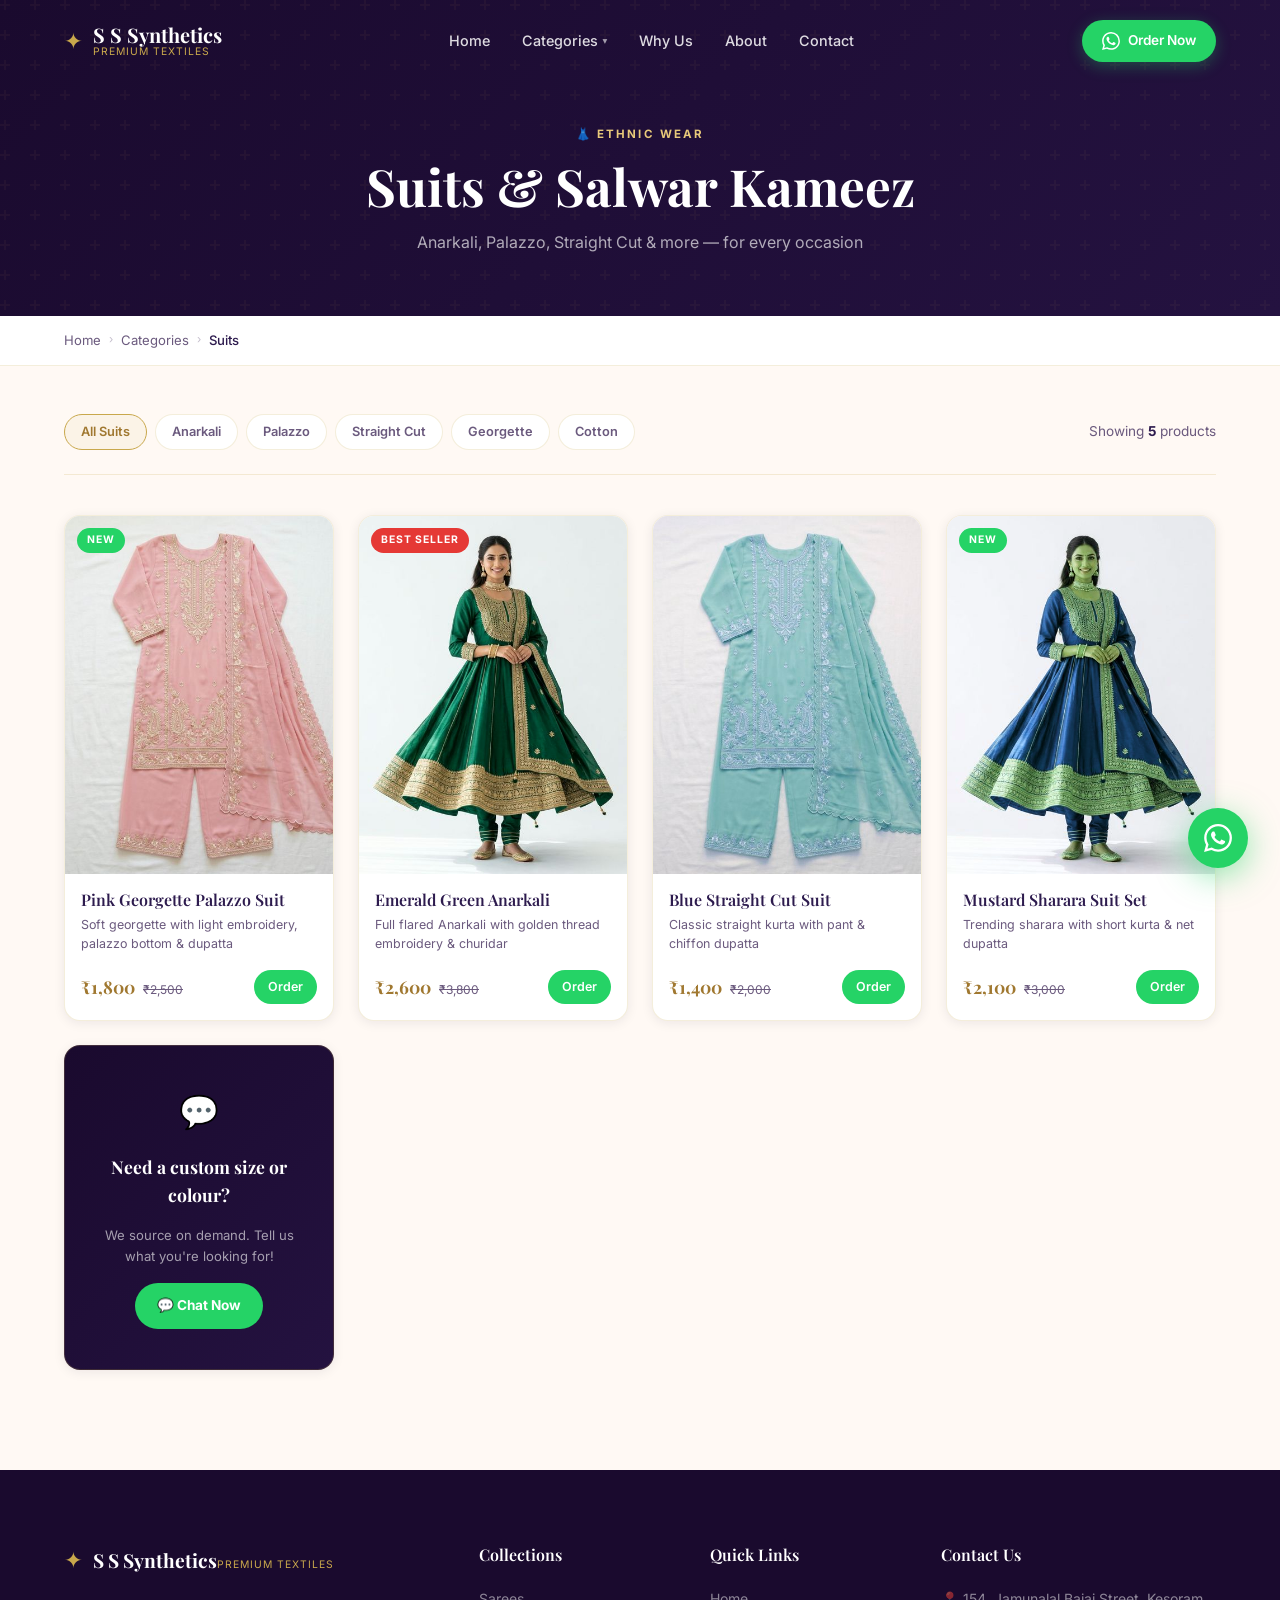
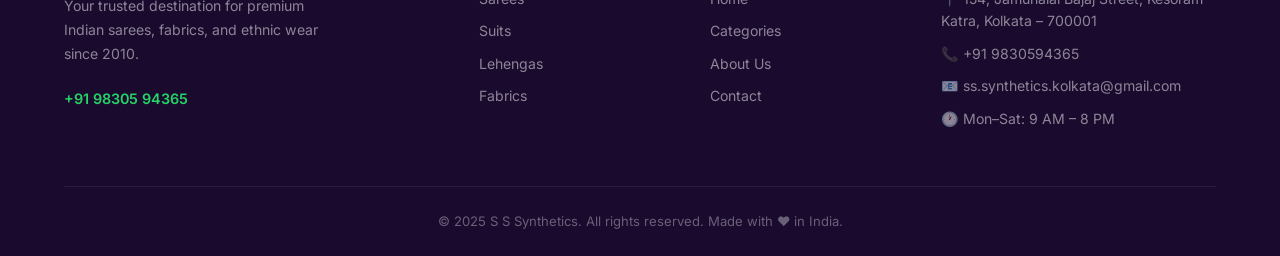
<file: suits.html>
<!DOCTYPE html>
<html lang="en">
<head>
  <meta charset="UTF-8"/>
  <meta name="viewport" content="width=device-width, initial-scale=1.0"/>
  <title>Suits Collection – S S Synthetics</title>
  <meta name="description" content="Shop premium salwar kameez, Anarkali suits and more at S S Synthetics, Kolkata."/>
  <link rel="preconnect" href="https://fonts.googleapis.com"/>
  <link rel="preconnect" href="https://fonts.gstatic.com" crossorigin/>
  <link href="https://fonts.googleapis.com/css2?family=Playfair+Display:ital,wght@0,400;0,600;0,700;1,400&family=Inter:wght@300;400;500;600&display=swap" rel="stylesheet"/>
  <link rel="stylesheet" href="style.css"/>
</head>
<body>
  <header class="navbar scrolled" id="navbar">
    <div class="nav-container">
      <a href="index.html" class="logo"><span class="logo-icon">✦</span><div class="logo-text"><span class="logo-main">S S Synthetics</span><span class="logo-sub">Premium Textiles</span></div></a>
      <nav class="nav-links" id="navLinks">
        <a href="index.html">Home</a>
        <div class="nav-item">
          <a href="categories.html">Categories <span class="nav-caret">▾</span></a>
          <div class="nav-dropdown">
            <a href="sarees.html"><span class="dd-icon">🥻</span> Sarees</a>
            <a href="suits.html"><span class="dd-icon">👗</span> Suits</a>
            <a href="dresses.html"><span class="dd-icon">✨</span> Dresses &amp; Lehengas</a>
            <a href="index.html#categories"><span class="dd-icon">🧵</span> Fabrics</a>
            <a href="index.html#categories"><span class="dd-icon">🪭</span> Dupattas</a>
          </div>
        </div>
        <a href="index.html#featured">Why Us</a>
        <a href="index.html#about">About</a>
        <a href="index.html#contact">Contact</a>
      </nav>
      <div class="nav-actions">
        <a href="https://wa.me/919830594365?text=Hi!%20I'm%20interested%20in%20your%20Suits%20collection." class="btn-whatsapp-nav" target="_blank" rel="noopener">
          <svg viewBox="0 0 24 24" fill="currentColor" width="18" height="18"><path d="M17.472 14.382c-.297-.149-1.758-.867-2.03-.967-.273-.099-.471-.148-.67.15-.197.297-.767.966-.94 1.164-.173.199-.347.223-.644.075-.297-.15-1.255-.463-2.39-1.475-.883-.788-1.48-1.761-1.653-2.059-.173-.297-.018-.458.13-.606.134-.133.298-.347.446-.52.149-.174.198-.298.298-.497.099-.198.05-.371-.025-.52-.075-.149-.669-1.612-.916-2.207-.242-.579-.487-.5-.669-.51-.173-.008-.371-.01-.57-.01-.198 0-.52.074-.792.372-.272.297-1.04 1.016-1.04 2.479 0 1.462 1.065 2.875 1.213 3.074.149.198 2.096 3.2 5.077 4.487.709.306 1.262.489 1.694.625.712.227 1.36.195 1.871.118.571-.085 1.758-.719 2.006-1.413.248-.694.248-1.289.173-1.413-.074-.124-.272-.198-.57-.347m-5.421 7.403h-.004a9.87 9.87 0 01-5.031-1.378l-.361-.214-3.741.982.998-3.648-.235-.374a9.86 9.86 0 01-1.51-5.26c.001-5.45 4.436-9.884 9.888-9.884 2.64 0 5.122 1.03 6.988 2.898a9.825 9.825 0 012.893 6.994c-.003 5.45-4.437 9.884-9.885 9.884m8.413-18.297A11.815 11.815 0 0012.05 0C5.495 0 .16 5.335.157 11.892c0 2.096.547 4.142 1.588 5.945L.057 24l6.305-1.654a11.882 11.882 0 005.683 1.448h.005c6.554 0 11.89-5.335 11.893-11.893a11.821 11.821 0 00-3.48-8.413z"/></svg>
          Order Now
        </a>
        <button class="hamburger" id="hamburger" aria-label="Menu"><span></span><span></span><span></span></button>
      </div>
    </div>
  </header>

  <div class="page-hero">
    <div class="page-hero-tag">👗 Ethnic Wear</div>
    <h1>Suits &amp; Salwar Kameez</h1>
    <p>Anarkali, Palazzo, Straight Cut &amp; more — for every occasion</p>
  </div>
  <div class="breadcrumb">
    <div class="breadcrumb-inner">
      <a href="index.html">Home</a><span class="bc-sep">›</span>
      <a href="categories.html">Categories</a><span class="bc-sep">›</span>
      <span class="bc-current">Suits</span>
    </div>
  </div>

  <section class="listing-page">
    <div class="container">
      <div class="filter-bar">
        <div class="filter-chips">
          <span class="chip active">All Suits</span>
          <span class="chip">Anarkali</span>
          <span class="chip">Palazzo</span>
          <span class="chip">Straight Cut</span>
          <span class="chip">Georgette</span>
          <span class="chip">Cotton</span>
        </div>
        <div class="result-count">Showing <strong>5</strong> products</div>
      </div>
      <div class="product-grid">

        <div class="product-card reveal">
          <div class="product-img-wrap">
            <img src="images/suit_1.png" alt="Pink Georgette Palazzo Suit" loading="lazy"/>
            <span class="product-badge badge-new">New</span>
            <a href="https://wa.me/919830594365?text=Hi!%20I'm%20interested%20in%20the%20Pink%20Georgette%20Palazzo%20Suit." target="_blank" rel="noopener" class="product-wa-btn"><svg viewBox="0 0 24 24" fill="currentColor" width="18" height="18"><path d="M17.472 14.382c-.297-.149-1.758-.867-2.03-.967-.273-.099-.471-.148-.67.15c-.197.297-.767.966-.94 1.164-.173.199-.347.223-.644.075-.297-.15-1.255-.463-2.39-1.475-.883-.788-1.48-1.761-1.653-2.059-.173-.297-.018-.458.13-.606.134-.133.298-.347.446-.52.149-.174.198-.298.298-.497.099-.198.05-.371-.025-.52-.075-.149-.669-1.612-.916-2.207-.242-.579-.487-.5-.669-.51-.173-.008-.371-.01-.57-.01-.198 0-.52.074-.792.372-.272.297-1.04 1.016-1.04 2.479 0 1.462 1.065 2.875 1.213 3.074.149.198 2.096 3.2 5.077 4.487.709.306 1.262.489 1.694.625.712.227 1.36.195 1.871.118.571-.085 1.758-.719 2.006-1.413.248-.694.248-1.289.173-1.413-.074-.124-.272-.198-.57-.347m-5.421 7.403h-.004a9.87 9.87 0 01-5.031-1.378l-.361-.214-3.741.982.998-3.648-.235-.374a9.86 9.86 0 01-1.51-5.26c.001-5.45 4.436-9.884 9.888-9.884 2.64 0 5.122 1.03 6.988 2.898a9.825 9.825 0 012.893 6.994c-.003 5.45-4.437 9.884-9.885 9.884m8.413-18.297A11.815 11.815 0 0012.05 0C5.495 0 .16 5.335.157 11.892c0 2.096.547 4.142 1.588 5.945L.057 24l6.305-1.654a11.882 11.882 0 005.683 1.448h.005c6.554 0 11.89-5.335 11.893-11.893a11.821 11.821 0 00-3.48-8.413z"/></svg></a>
          </div>
          <div class="product-info">
            <div class="product-name">Pink Georgette Palazzo Suit</div>
            <div class="product-desc">Soft georgette with light embroidery, palazzo bottom &amp; dupatta</div>
            <div class="product-footer">
              <div class="product-price">₹1,800 <span>₹2,500</span></div>
              <a href="https://wa.me/919830594365?text=Hi!%20I'm%20interested%20in%20the%20Pink%20Georgette%20Palazzo%20Suit." target="_blank" rel="noopener" class="product-order-btn">Order</a>
            </div>
          </div>
        </div>

        <div class="product-card reveal reveal-delay-1">
          <div class="product-img-wrap">
            <img src="images/suit_2.png" alt="Emerald Anarkali" loading="lazy"/>
            <span class="product-badge badge-hot">Best Seller</span>
            <a href="https://wa.me/919830594365?text=Hi!%20I'm%20interested%20in%20the%20Emerald%20Green%20Anarkali%20Suit." target="_blank" rel="noopener" class="product-wa-btn"><svg viewBox="0 0 24 24" fill="currentColor" width="18" height="18"><path d="M17.472 14.382c-.297-.149-1.758-.867-2.03-.967-.273-.099-.471-.148-.67.15c-.197.297-.767.966-.94 1.164-.173.199-.347.223-.644.075-.297-.15-1.255-.463-2.39-1.475-.883-.788-1.48-1.761-1.653-2.059-.173-.297-.018-.458.13-.606.134-.133.298-.347.446-.52.149-.174.198-.298.298-.497.099-.198.05-.371-.025-.52-.075-.149-.669-1.612-.916-2.207-.242-.579-.487-.5-.669-.51-.173-.008-.371-.01-.57-.01-.198 0-.52.074-.792.372-.272.297-1.04 1.016-1.04 2.479 0 1.462 1.065 2.875 1.213 3.074.149.198 2.096 3.2 5.077 4.487.709.306 1.262.489 1.694.625.712.227 1.36.195 1.871.118.571-.085 1.758-.719 2.006-1.413.248-.694.248-1.289.173-1.413-.074-.124-.272-.198-.57-.347m-5.421 7.403h-.004a9.87 9.87 0 01-5.031-1.378l-.361-.214-3.741.982.998-3.648-.235-.374a9.86 9.86 0 01-1.51-5.26c.001-5.45 4.436-9.884 9.888-9.884 2.64 0 5.122 1.03 6.988 2.898a9.825 9.825 0 012.893 6.994c-.003 5.45-4.437 9.884-9.885 9.884m8.413-18.297A11.815 11.815 0 0012.05 0C5.495 0 .16 5.335.157 11.892c0 2.096.547 4.142 1.588 5.945L.057 24l6.305-1.654a11.882 11.882 0 005.683 1.448h.005c6.554 0 11.89-5.335 11.893-11.893a11.821 11.821 0 00-3.48-8.413z"/></svg></a>
          </div>
          <div class="product-info">
            <div class="product-name">Emerald Green Anarkali</div>
            <div class="product-desc">Full flared Anarkali with golden thread embroidery &amp; churidar</div>
            <div class="product-footer">
              <div class="product-price">₹2,600 <span>₹3,800</span></div>
              <a href="https://wa.me/919830594365?text=Hi!%20I'm%20interested%20in%20the%20Emerald%20Green%20Anarkali%20Suit." target="_blank" rel="noopener" class="product-order-btn">Order</a>
            </div>
          </div>
        </div>

        <div class="product-card reveal reveal-delay-2">
          <div class="product-img-wrap">
            <img src="images/suit_1.png" alt="Blue Straight Cut Suit" loading="lazy" style="filter:hue-rotate(180deg)"/>
            <a href="https://wa.me/919830594365?text=Hi!%20I'm%20interested%20in%20a%20Straight%20Cut%20Suit." target="_blank" rel="noopener" class="product-wa-btn"><svg viewBox="0 0 24 24" fill="currentColor" width="18" height="18"><path d="M17.472 14.382c-.297-.149-1.758-.867-2.03-.967-.273-.099-.471-.148-.67.15c-.197.297-.767.966-.94 1.164-.173.199-.347.223-.644.075-.297-.15-1.255-.463-2.39-1.475-.883-.788-1.48-1.761-1.653-2.059-.173-.297-.018-.458.13-.606.134-.133.298-.347.446-.52.149-.174.198-.298.298-.497.099-.198.05-.371-.025-.52-.075-.149-.669-1.612-.916-2.207-.242-.579-.487-.5-.669-.51-.173-.008-.371-.01-.57-.01-.198 0-.52.074-.792.372-.272.297-1.04 1.016-1.04 2.479 0 1.462 1.065 2.875 1.213 3.074.149.198 2.096 3.2 5.077 4.487.709.306 1.262.489 1.694.625.712.227 1.36.195 1.871.118.571-.085 1.758-.719 2.006-1.413.248-.694.248-1.289.173-1.413-.074-.124-.272-.198-.57-.347m-5.421 7.403h-.004a9.87 9.87 0 01-5.031-1.378l-.361-.214-3.741.982.998-3.648-.235-.374a9.86 9.86 0 01-1.51-5.26c.001-5.45 4.436-9.884 9.888-9.884 2.64 0 5.122 1.03 6.988 2.898a9.825 9.825 0 012.893 6.994c-.003 5.45-4.437 9.884-9.885 9.884m8.413-18.297A11.815 11.815 0 0012.05 0C5.495 0 .16 5.335.157 11.892c0 2.096.547 4.142 1.588 5.945L.057 24l6.305-1.654a11.882 11.882 0 005.683 1.448h.005c6.554 0 11.89-5.335 11.893-11.893a11.821 11.821 0 00-3.48-8.413z"/></svg></a>
          </div>
          <div class="product-info">
            <div class="product-name">Blue Straight Cut Suit</div>
            <div class="product-desc">Classic straight kurta with pant &amp; chiffon dupatta</div>
            <div class="product-footer">
              <div class="product-price">₹1,400 <span>₹2,000</span></div>
              <a href="https://wa.me/919830594365?text=Hi!%20I'm%20interested%20in%20a%20Straight%20Cut%20Suit." target="_blank" rel="noopener" class="product-order-btn">Order</a>
            </div>
          </div>
        </div>

        <div class="product-card reveal reveal-delay-3">
          <div class="product-img-wrap">
            <img src="images/suit_2.png" alt="Mustard Sharara Suit" loading="lazy" style="filter:hue-rotate(60deg)"/>
            <span class="product-badge badge-new">New</span>
            <a href="https://wa.me/919830594365?text=Hi!%20I'm%20interested%20in%20a%20Sharara%20Suit." target="_blank" rel="noopener" class="product-wa-btn"><svg viewBox="0 0 24 24" fill="currentColor" width="18" height="18"><path d="M17.472 14.382c-.297-.149-1.758-.867-2.03-.967-.273-.099-.471-.148-.67.15c-.197.297-.767.966-.94 1.164-.173.199-.347.223-.644.075-.297-.15-1.255-.463-2.39-1.475-.883-.788-1.48-1.761-1.653-2.059-.173-.297-.018-.458.13-.606.134-.133.298-.347.446-.52.149-.174.198-.298.298-.497.099-.198.05-.371-.025-.52-.075-.149-.669-1.612-.916-2.207-.242-.579-.487-.5-.669-.51-.173-.008-.371-.01-.57-.01-.198 0-.52.074-.792.372-.272.297-1.04 1.016-1.04 2.479 0 1.462 1.065 2.875 1.213 3.074.149.198 2.096 3.2 5.077 4.487.709.306 1.262.489 1.694.625.712.227 1.36.195 1.871.118.571-.085 1.758-.719 2.006-1.413.248-.694.248-1.289.173-1.413-.074-.124-.272-.198-.57-.347m-5.421 7.403h-.004a9.87 9.87 0 01-5.031-1.378l-.361-.214-3.741.982.998-3.648-.235-.374a9.86 9.86 0 01-1.51-5.26c.001-5.45 4.436-9.884 9.888-9.884 2.64 0 5.122 1.03 6.988 2.898a9.825 9.825 0 012.893 6.994c-.003 5.45-4.437 9.884-9.885 9.884m8.413-18.297A11.815 11.815 0 0012.05 0C5.495 0 .16 5.335.157 11.892c0 2.096.547 4.142 1.588 5.945L.057 24l6.305-1.654a11.882 11.882 0 005.683 1.448h.005c6.554 0 11.89-5.335 11.893-11.893a11.821 11.821 0 00-3.48-8.413z"/></svg></a>
          </div>
          <div class="product-info">
            <div class="product-name">Mustard Sharara Suit Set</div>
            <div class="product-desc">Trending sharara with short kurta &amp; net dupatta</div>
            <div class="product-footer">
              <div class="product-price">₹2,100 <span>₹3,000</span></div>
              <a href="https://wa.me/919830594365?text=Hi!%20I'm%20interested%20in%20a%20Sharara%20Suit." target="_blank" rel="noopener" class="product-order-btn">Order</a>
            </div>
          </div>
        </div>

        <div class="product-card" style="background:linear-gradient(135deg,var(--clr-deep),var(--clr-deep2));border-color:rgba(201,168,76,0.2);">
          <div style="padding:40px 24px;display:flex;flex-direction:column;align-items:center;justify-content:center;text-align:center;height:100%;gap:16px;">
            <div style="font-size:2rem;">💬</div>
            <h3 style="font-family:'Playfair Display',serif;color:white;font-size:1.1rem;">Need a custom size or colour?</h3>
            <p style="font-size:0.82rem;color:rgba(255,255,255,0.6);">We source on demand. Tell us what you're looking for!</p>
            <a href="https://wa.me/919830594365?text=Hi!%20I%20need%20a%20suit%20in%20a%20custom%20size%20or%20colour." target="_blank" rel="noopener" style="display:inline-flex;align-items:center;gap:8px;background:#25d366;color:white;font-weight:700;font-size:0.85rem;padding:12px 22px;border-radius:50px;text-decoration:none;">💬 Chat Now</a>
          </div>
        </div>

      </div>
    </div>
  </section>

  <footer class="footer">
    <div class="container">
      <div class="footer-grid">
        <div class="footer-brand"><div class="footer-logo"><span class="logo-icon">✦</span><div><span class="logo-main">S S Synthetics</span><span class="logo-sub">Premium Textiles</span></div></div><p>Your trusted destination for premium Indian sarees, fabrics, and ethnic wear since 2010.</p><a href="https://wa.me/919830594365" class="footer-wa" target="_blank">+91 98305 94365</a></div>
        <div class="footer-col"><h4>Collections</h4><ul><li><a href="sarees.html">Sarees</a></li><li><a href="suits.html">Suits</a></li><li><a href="dresses.html">Lehengas</a></li><li><a href="index.html#categories">Fabrics</a></li></ul></div>
        <div class="footer-col"><h4>Quick Links</h4><ul><li><a href="index.html">Home</a></li><li><a href="categories.html">Categories</a></li><li><a href="index.html#about">About Us</a></li><li><a href="index.html#contact">Contact</a></li></ul></div>
        <div class="footer-col"><h4>Contact Us</h4><ul class="contact-list"><li>📍 154, Jamunalal Bajaj Street, Kesoram Katra, Kolkata – 700001</li><li>📞 +91 9830594365</li><li>📧 ss.synthetics.kolkata@gmail.com</li><li>🕐 Mon–Sat: 9 AM – 8 PM</li></ul></div>
      </div>
      <div class="footer-bottom"><p>© 2025 S S Synthetics. All rights reserved. Made with ❤️ in India.</p></div>
    </div>
  </footer>
  <a href="https://wa.me/919830594365?text=Hi!%20I%20saw%20your%20website%20and%20I'm%20interested%20in%20your%20Suits%20collection." class="whatsapp-float" target="_blank" rel="noopener" aria-label="Chat on WhatsApp"><svg viewBox="0 0 24 24" fill="currentColor" width="28" height="28"><path d="M17.472 14.382c-.297-.149-1.758-.867-2.03-.967-.273-.099-.471-.148-.67.15c-.197.297-.767.966-.94 1.164-.173.199-.347.223-.644.075-.297-.15-1.255-.463-2.39-1.475-.883-.788-1.48-1.761-1.653-2.059-.173-.297-.018-.458.13-.606.134-.133.298-.347.446-.52.149-.174.198-.298.298-.497.099-.198.05-.371-.025-.52-.075-.149-.669-1.612-.916-2.207-.242-.579-.487-.5-.669-.51-.173-.008-.371-.01-.57-.01-.198 0-.52.074-.792.372-.272.297-1.04 1.016-1.04 2.479 0 1.462 1.065 2.875 1.213 3.074.149.198 2.096 3.2 5.077 4.487.709.306 1.262.489 1.694.625.712.227 1.36.195 1.871.118.571-.085 1.758-.719 2.006-1.413.248-.694.248-1.289.173-1.413-.074-.124-.272-.198-.57-.347m-5.421 7.403h-.004a9.87 9.87 0 01-5.031-1.378l-.361-.214-3.741.982.998-3.648-.235-.374a9.86 9.86 0 01-1.51-5.26c.001-5.45 4.436-9.884 9.888-9.884 2.64 0 5.122 1.03 6.988 2.898a9.825 9.825 0 012.893 6.994c-.003 5.45-4.437 9.884-9.885 9.884m8.413-18.297A11.815 11.815 0 0012.05 0C5.495 0 .16 5.335.157 11.892c0 2.096.547 4.142 1.588 5.945L.057 24l6.305-1.654a11.882 11.882 0 005.683 1.448h.005c6.554 0 11.89-5.335 11.893-11.893a11.821 11.821 0 00-3.48-8.413z"/></svg><span class="float-tooltip">Order on WhatsApp</span></a>
  <script src="script.js"></script>
</body>
</html>
</file>
<file: style.css>
/* ============================================
   S S SYNTHETICS — style.css
   ============================================ */

/* ---------- CSS VARIABLES ---------- */
:root {
  --clr-gold: #c9a84c;
  --clr-gold-light: #e8c97a;
  --clr-gold-dark: #a07830;
  --clr-deep: #1a0a2e;
  --clr-deep2: #241240;
  --clr-surface: #fff9f4;
  --clr-white: #ffffff;
  --clr-text: #2d1b4e;
  --clr-text-muted: #6b5a7e;
  --clr-green: #25d366;
  --clr-green-dark: #1ebe5d;
  --clr-border: rgba(201, 168, 76, 0.2);
  --font-serif: 'Playfair Display', Georgia, serif;
  --font-sans: 'Inter', system-ui, sans-serif;
  --radius-sm: 8px;
  --radius-md: 16px;
  --radius-lg: 24px;
  --radius-xl: 32px;
  --shadow-sm: 0 2px 12px rgba(26,10,46,0.08);
  --shadow-md: 0 8px 32px rgba(26,10,46,0.12);
  --shadow-lg: 0 16px 64px rgba(26,10,46,0.16);
  --transition: 0.35s cubic-bezier(0.4, 0, 0.2, 1);
}

/* ---------- RESET & BASE ---------- */
*, *::before, *::after { box-sizing: border-box; margin: 0; padding: 0; }
html { scroll-behavior: smooth; font-size: 16px; }
body {
  font-family: var(--font-sans);
  background: var(--clr-surface);
  color: var(--clr-text);
  overflow-x: hidden;
  line-height: 1.6;
}
img { display: block; max-width: 100%; object-fit: cover; }
a { text-decoration: none; color: inherit; }
ul { list-style: none; }

.container {
  max-width: 1200px;
  margin: 0 auto;
  padding: 0 24px;
}

/* ---------- SECTION HEADERS ---------- */
.section-header {
  text-align: center;
  margin-bottom: 56px;
}
.section-tag {
  display: inline-block;
  font-size: 0.78rem;
  font-weight: 600;
  letter-spacing: 0.16em;
  text-transform: uppercase;
  color: var(--clr-gold);
  background: rgba(201, 168, 76, 0.1);
  padding: 6px 16px;
  border-radius: 50px;
  margin-bottom: 16px;
}
.section-title {
  font-family: var(--font-serif);
  font-size: clamp(1.8rem, 3.5vw, 2.8rem);
  font-weight: 700;
  color: var(--clr-text);
  margin-bottom: 14px;
  line-height: 1.2;
}
.section-subtitle {
  font-size: 1.05rem;
  color: var(--clr-text-muted);
  max-width: 520px;
  margin: 0 auto;
}

/* ============================================
   NAVBAR
   ============================================ */
.navbar {
  position: fixed;
  top: 0; left: 0; right: 0;
  z-index: 1000;
  padding: 20px 0;
  background: transparent;
  transition: background var(--transition), padding var(--transition), box-shadow var(--transition);
}
.navbar.scrolled {
  background: rgba(255, 249, 244, 0.97);
  backdrop-filter: blur(20px);
  padding: 12px 0;
  box-shadow: var(--shadow-sm);
}
.nav-container {
  max-width: 1200px;
  margin: 0 auto;
  padding: 0 24px;
  display: flex;
  align-items: center;
  justify-content: space-between;
  gap: 32px;
}
.logo {
  display: flex;
  align-items: center;
  gap: 10px;
  flex-shrink: 0;
}
.logo-icon {
  font-size: 1.4rem;
  color: var(--clr-gold);
  animation: spin-slow 8s linear infinite;
}
@keyframes spin-slow {
  from { transform: rotate(0deg); }
  to { transform: rotate(360deg); }
}
.logo-text { display: flex; flex-direction: column; line-height: 1.1; }
.logo-main {
  font-family: var(--font-serif);
  font-size: 1.25rem;
  font-weight: 700;
  color: white;
  transition: color var(--transition);
}
.navbar.scrolled .logo-main { color: var(--clr-text); }
.logo-sub {
  font-size: 0.65rem;
  letter-spacing: 0.1em;
  text-transform: uppercase;
  color: var(--clr-gold);
}
.nav-links {
  display: flex;
  align-items: center;
  gap: 32px;
}
.nav-links a {
  font-size: 0.9rem;
  font-weight: 500;
  color: rgba(255,255,255,0.85);
  transition: color var(--transition);
  position: relative;
}
.navbar.scrolled .nav-links a {
  color: var(--clr-text-muted);
}
.nav-links a::after {
  content: '';
  position: absolute;
  bottom: -4px; left: 0; right: 0;
  height: 2px;
  background: var(--clr-gold);
  transform: scaleX(0);
  transform-origin: left;
  transition: transform var(--transition);
}
.nav-links a:hover { color: white; }
.navbar.scrolled .nav-links a:hover { color: var(--clr-text); }
.nav-links a:hover::after { transform: scaleX(1); }
.nav-actions {
  display: flex;
  align-items: center;
  gap: 12px;
}
.btn-whatsapp-nav {
  display: flex;
  align-items: center;
  gap: 8px;
  background: var(--clr-green);
  color: white;
  font-size: 0.85rem;
  font-weight: 600;
  padding: 10px 20px;
  border-radius: 50px;
  transition: background var(--transition), transform var(--transition), box-shadow var(--transition);
  box-shadow: 0 4px 16px rgba(37,211,102,0.3);
}
.btn-whatsapp-nav:hover {
  background: var(--clr-green-dark);
  transform: translateY(-2px);
  box-shadow: 0 8px 24px rgba(37,211,102,0.4);
}
.hamburger {
  display: none;
  flex-direction: column;
  gap: 5px;
  background: none;
  border: none;
  cursor: pointer;
  padding: 4px;
  z-index: 1001;
  position: relative;
}
.hamburger span {
  display: block;
  width: 24px; height: 2px;
  background: white;
  border-radius: 2px;
  transition: transform var(--transition), opacity var(--transition), background var(--transition);
}
.navbar.scrolled .hamburger span { background: var(--clr-text); }
.hamburger.open span:nth-child(1) { transform: translateY(7px) rotate(45deg); }
.hamburger.open span:nth-child(2) { opacity: 0; }
.hamburger.open span:nth-child(3) { transform: translateY(-7px) rotate(-45deg); }

/* ============================================
   HERO
   ============================================ */
.hero {
  position: relative;
  height: 100vh;
  min-height: 600px;
  display: flex;
  align-items: center;
  overflow: hidden;
}
.hero-bg {
  position: absolute;
  inset: 0;
  z-index: 0;
}
.hero-img {
  width: 100%; height: 100%;
  object-fit: cover;
  transform: scale(1.05);
  animation: hero-zoom 12s ease-out forwards;
}
@keyframes hero-zoom {
  from { transform: scale(1.08); }
  to   { transform: scale(1.0); }
}
.hero-overlay {
  position: absolute;
  inset: 0;
  background: linear-gradient(
    120deg,
    rgba(26,10,46,0.82) 0%,
    rgba(36,18,64,0.65) 50%,
    rgba(26,10,46,0.45) 100%
  );
}
.hero-content {
  position: relative;
  z-index: 2;
  max-width: 1200px;
  margin: 0 auto;
  padding: 0 24px;
  padding-top: 80px;
}
.hero-badge {
  display: inline-block;
  font-size: 0.72rem;
  letter-spacing: 0.18em;
  text-transform: uppercase;
  color: var(--clr-gold-light);
  margin-bottom: 24px;
  animation: fade-up 0.8s ease 0.2s both;
}
.hero-title {
  font-family: var(--font-serif);
  font-size: clamp(2.4rem, 6vw, 5rem);
  font-weight: 700;
  color: white;
  line-height: 1.12;
  margin-bottom: 24px;
  animation: fade-up 0.8s ease 0.35s both;
}
.hero-title em {
  font-style: italic;
  color: var(--clr-gold-light);
}
.hero-subtitle {
  font-size: clamp(1rem, 2vw, 1.2rem);
  color: rgba(255,255,255,0.82);
  max-width: 540px;
  margin-bottom: 40px;
  line-height: 1.7;
  animation: fade-up 0.8s ease 0.5s both;
}
.hero-cta {
  display: flex;
  flex-wrap: wrap;
  gap: 16px;
  margin-bottom: 56px;
  animation: fade-up 0.8s ease 0.65s both;
}
.btn-primary {
  background: linear-gradient(135deg, var(--clr-gold), var(--clr-gold-dark));
  color: var(--clr-deep);
  font-weight: 700;
  font-size: 0.95rem;
  padding: 16px 36px;
  border-radius: 50px;
  transition: all var(--transition);
  box-shadow: 0 4px 24px rgba(201,168,76,0.4);
}
.btn-primary:hover {
  transform: translateY(-3px);
  box-shadow: 0 8px 36px rgba(201,168,76,0.5);
}
.btn-outline {
  display: flex;
  align-items: center;
  gap: 10px;
  border: 2px solid rgba(255,255,255,0.4);
  color: white;
  font-weight: 600;
  font-size: 0.95rem;
  padding: 14px 30px;
  border-radius: 50px;
  backdrop-filter: blur(10px);
  background: rgba(255,255,255,0.08);
  transition: all var(--transition);
}
.btn-outline:hover {
  border-color: var(--clr-green);
  background: var(--clr-green);
  transform: translateY(-3px);
}
.hero-stats {
  display: flex;
  align-items: center;
  gap: 32px;
  animation: fade-up 0.8s ease 0.8s both;
}
.stat { display: flex; flex-direction: column; }
.stat strong {
  font-family: var(--font-serif);
  font-size: 1.8rem;
  color: var(--clr-gold-light);
  line-height: 1;
}
.stat span { font-size: 0.78rem; color: rgba(255,255,255,0.65); margin-top: 4px; }
.stat-divider {
  width: 1px; height: 48px;
  background: rgba(255,255,255,0.2);
}
.hero-scroll {
  position: absolute;
  bottom: 40px;
  right: 40px;
  z-index: 2;
  display: flex;
  flex-direction: column;
  align-items: center;
  gap: 10px;
}
.hero-scroll span {
  font-size: 0.7rem;
  letter-spacing: 0.14em;
  text-transform: uppercase;
  color: rgba(255,255,255,0.5);
  transform: rotate(90deg) translateX(24px);
  white-space: nowrap;
}
.scroll-line {
  width: 1px; height: 60px;
  background: linear-gradient(to bottom, transparent, rgba(201,168,76,0.7));
  animation: scroll-pulse 2s ease-in-out infinite;
}
@keyframes scroll-pulse {
  0%, 100% { opacity: 0.4; transform: scaleY(1); }
  50% { opacity: 1; transform: scaleY(0.6); }
}

/* ---------- ANIMATIONS ---------- */
@keyframes fade-up {
  from { opacity: 0; transform: translateY(28px); }
  to   { opacity: 1; transform: translateY(0); }
}

/* ============================================
   MARQUEE
   ============================================ */
.marquee-wrapper {
  background: linear-gradient(135deg, var(--clr-deep), var(--clr-deep2));
  padding: 16px 0;
  overflow: hidden;
}
.marquee-track {
  display: flex;
  gap: 40px;
  animation: marquee 25s linear infinite;
  width: max-content;
}
.marquee-track span {
  font-size: 0.8rem;
  font-weight: 600;
  letter-spacing: 0.12em;
  text-transform: uppercase;
  color: var(--clr-gold-light);
  white-space: nowrap;
  flex-shrink: 0;
}
@keyframes marquee {
  from  { transform: translateX(0); }
  to    { transform: translateX(-50%); }
}

/* ============================================
   CATEGORIES
   ============================================ */
.categories {
  padding: 100px 0;
  background: var(--clr-surface);
}
.categories-grid {
  display: grid;
  grid-template-columns: 1fr 1fr;
  grid-template-rows: auto auto;
  gap: 20px;
}
.cat-large {
  grid-row: span 2;
}
.cat-card {
  position: relative;
  border-radius: var(--radius-lg);
  overflow: hidden;
  cursor: pointer;
  box-shadow: var(--shadow-md);
  transition: transform var(--transition), box-shadow var(--transition);
}
.cat-card:hover {
  transform: translateY(-6px);
  box-shadow: var(--shadow-lg);
}
.cat-img-wrap {
  width: 100%;
  height: 100%;
  min-height: 260px;
  overflow: hidden;
}
.cat-large .cat-img-wrap {
  min-height: 520px;
}
.cat-img-wrap img {
  width: 100%;
  height: 100%;
  object-fit: cover;
  transition: transform 0.7s cubic-bezier(0.4, 0, 0.2, 1);
}
.cat-card:hover .cat-img-wrap img {
  transform: scale(1.06);
}
.cat-info {
  position: absolute;
  bottom: 0; left: 0; right: 0;
  padding: 28px 24px 24px;
  background: linear-gradient(to top, rgba(26,10,46,0.92) 0%, rgba(26,10,46,0.5) 60%, transparent 100%);
  display: flex;
  flex-direction: column;
  gap: 6px;
}
.cat-tag {
  display: inline-block;
  font-size: 0.68rem;
  font-weight: 700;
  letter-spacing: 0.12em;
  text-transform: uppercase;
  color: var(--clr-gold-light);
  background: rgba(201,168,76,0.15);
  border: 1px solid rgba(201,168,76,0.4);
  padding: 3px 10px;
  border-radius: 50px;
  align-self: flex-start;
  margin-bottom: 2px;
}
.cat-info h3 {
  font-family: var(--font-serif);
  font-size: clamp(1.4rem, 2.5vw, 2rem);
  color: white;
  font-weight: 700;
}
.cat-info p {
  font-size: 0.85rem;
  color: rgba(255,255,255,0.7);
}
.cat-btn {
  display: inline-block;
  margin-top: 8px;
  font-size: 0.85rem;
  font-weight: 600;
  color: var(--clr-gold-light);
  letter-spacing: 0.05em;
  transition: gap var(--transition), color var(--transition);
  align-self: flex-start;
}
.cat-btn:hover { color: white; letter-spacing: 0.1em; }

/* ============================================
   WHY US
   ============================================ */
.why-us {
  padding: 100px 0;
  background: linear-gradient(135deg, var(--clr-deep) 0%, var(--clr-deep2) 100%);
  position: relative;
  overflow: hidden;
}
.why-us::before {
  content: '';
  position: absolute;
  inset: 0;
  background: url("data:image/svg+xml,%3Csvg width='60' height='60' viewBox='0 0 60 60' xmlns='http://www.w3.org/2000/svg'%3E%3Cg fill='none' fill-rule='evenodd'%3E%3Cg fill='%23c9a84c' fill-opacity='0.04'%3E%3Cpath d='M36 34v-4h-2v4h-4v2h4v4h2v-4h4v-2h-4zm0-30V0h-2v4h-4v2h4v4h2V6h4V4h-4zM6 34v-4H4v4H0v2h4v4h2v-4h4v-2H6zM6 4V0H4v4H0v2h4v4h2V6h4V4H6z'/%3E%3C/g%3E%3C/g%3E%3C/svg%3E");
}
.why-us .section-header .section-title { color: white; }
.why-us .section-tag { background: rgba(201,168,76,0.15); }
.features-grid {
  display: grid;
  grid-template-columns: repeat(3, 1fr);
  gap: 24px;
  position: relative;
}
.feature-card {
  background: rgba(255,255,255,0.05);
  border: 1px solid rgba(201,168,76,0.15);
  border-radius: var(--radius-md);
  padding: 36px 28px;
  text-align: center;
  transition: all var(--transition);
  backdrop-filter: blur(10px);
}
.feature-card:hover {
  background: rgba(201,168,76,0.08);
  border-color: rgba(201,168,76,0.35);
  transform: translateY(-6px);
  box-shadow: 0 20px 60px rgba(0,0,0,0.2);
}
.feature-icon {
  font-size: 2.4rem;
  margin-bottom: 16px;
  display: block;
  filter: drop-shadow(0 2px 8px rgba(201,168,76,0.3));
}
.feature-card h3 {
  font-family: var(--font-serif);
  font-size: 1.15rem;
  color: white;
  margin-bottom: 12px;
  font-weight: 600;
}
.feature-card p {
  font-size: 0.88rem;
  color: rgba(255,255,255,0.6);
  line-height: 1.6;
}

/* ============================================
   TESTIMONIALS
   ============================================ */
.testimonials {
  padding: 100px 0;
  background: var(--clr-surface);
}
.testimonial-grid {
  display: grid;
  grid-template-columns: repeat(3, 1fr);
  gap: 24px;
}
.testimonial-card {
  background: white;
  border: 1px solid var(--clr-border);
  border-radius: var(--radius-md);
  padding: 32px;
  box-shadow: var(--shadow-sm);
  transition: all var(--transition);
  position: relative;
}
.testimonial-card::before {
  content: '"';
  position: absolute;
  top: 16px; right: 24px;
  font-family: var(--font-serif);
  font-size: 5rem;
  color: rgba(201,168,76,0.12);
  line-height: 1;
  pointer-events: none;
}
.testimonial-card:hover {
  box-shadow: var(--shadow-md);
  transform: translateY(-4px);
  border-color: var(--clr-gold);
}
.stars {
  color: var(--clr-gold);
  font-size: 1rem;
  margin-bottom: 16px;
  letter-spacing: 2px;
}
.testimonial-card p {
  font-size: 0.92rem;
  color: var(--clr-text-muted);
  line-height: 1.7;
  margin-bottom: 24px;
  font-style: italic;
}
.reviewer {
  display: flex;
  align-items: center;
  gap: 12px;
}
.reviewer-avatar {
  width: 42px; height: 42px;
  border-radius: 50%;
  background: linear-gradient(135deg, var(--clr-gold), var(--clr-deep));
  color: white;
  font-weight: 700;
  font-size: 1rem;
  display: flex; align-items: center; justify-content: center;
  flex-shrink: 0;
}
.reviewer strong { display: block; font-size: 0.9rem; color: var(--clr-text); }
.reviewer span { font-size: 0.78rem; color: var(--clr-text-muted); }

/* ============================================
   CTA BANNER
   ============================================ */
.cta-banner {
  position: relative;
  padding: 100px 0;
  background: linear-gradient(135deg, #0f3d0f, #0d5c0d, #1a7a1a);
  overflow: hidden;
  text-align: center;
}
.cta-glow {
  position: absolute;
  top: 50%; left: 50%;
  transform: translate(-50%, -50%);
  width: 600px; height: 300px;
  background: radial-gradient(ellipse, rgba(37,211,102,0.2) 0%, transparent 70%);
  pointer-events: none;
}
.cta-content { position: relative; z-index: 1; }
.cta-tag {
  display: inline-block;
  font-size: 0.78rem;
  font-weight: 700;
  letter-spacing: 0.18em;
  text-transform: uppercase;
  color: #a8f5c2;
  margin-bottom: 20px;
}
.cta-content h2 {
  font-family: var(--font-serif);
  font-size: clamp(2rem, 4vw, 3.2rem);
  color: white;
  margin-bottom: 20px;
  font-weight: 700;
}
.cta-content > p {
  font-size: 1.05rem;
  color: rgba(255,255,255,0.75);
  max-width: 520px;
  margin: 0 auto 40px;
  line-height: 1.7;
}
.btn-whatsapp-large {
  display: inline-flex;
  align-items: center;
  gap: 12px;
  background: var(--clr-green);
  color: white;
  font-size: 1.1rem;
  font-weight: 700;
  padding: 20px 48px;
  border-radius: 50px;
  box-shadow: 0 8px 40px rgba(37,211,102,0.4);
  transition: all var(--transition);
}
.btn-whatsapp-large:hover {
  background: var(--clr-green-dark);
  transform: translateY(-4px) scale(1.02);
  box-shadow: 0 16px 56px rgba(37,211,102,0.5);
}
.cta-note {
  margin-top: 20px !important;
  font-size: 0.82rem !important;
  color: rgba(255,255,255,0.5) !important;
}

/* ============================================
   ABOUT
   ============================================ */
.about {
  padding: 100px 0;
  background: white;
}
.about-grid {
  display: grid;
  grid-template-columns: 1fr 1fr;
  gap: 64px;
  align-items: center;
}
.about-text .section-tag { display: inline-block; }
.about-text h2 {
  font-family: var(--font-serif);
  font-size: clamp(1.8rem, 3vw, 2.6rem);
  color: var(--clr-text);
  margin: 16px 0 20px;
  line-height: 1.2;
}
.about-text p {
  font-size: 0.97rem;
  color: var(--clr-text-muted);
  margin-bottom: 16px;
  line-height: 1.8;
}
.about-badges {
  display: flex;
  flex-wrap: wrap;
  gap: 10px;
  margin-top: 28px;
}
.badge {
  font-size: 0.82rem;
  font-weight: 600;
  color: var(--clr-text);
  background: rgba(201,168,76,0.1);
  border: 1px solid rgba(201,168,76,0.3);
  padding: 8px 16px;
  border-radius: 50px;
}
.about-visual {
  display: grid;
  grid-template-columns: 1fr 1fr;
  gap: 20px;
}
.about-card {
  background: var(--clr-surface);
  border: 1px solid var(--clr-border);
  border-radius: var(--radius-md);
  padding: 32px 24px;
  text-align: center;
  transition: all var(--transition);
}
.about-card:hover {
  border-color: var(--clr-gold);
  box-shadow: var(--shadow-md);
  transform: translateY(-4px);
}
.about-num {
  font-family: var(--font-serif);
  font-size: 2.4rem;
  font-weight: 700;
  color: var(--clr-gold-dark);
  margin-bottom: 8px;
}
.about-card p { font-size: 0.85rem; color: var(--clr-text-muted); }

/* ============================================
   FOOTER
   ============================================ */
.footer {
  background: var(--clr-deep);
  color: rgba(255,255,255,0.7);
  padding: 72px 0 0;
}
.footer-grid {
  display: grid;
  grid-template-columns: 2fr 1fr 1fr 1.5fr;
  gap: 48px;
  padding-bottom: 56px;
}
.footer-brand p {
  font-size: 0.88rem;
  line-height: 1.7;
  color: rgba(255,255,255,0.5);
  margin: 16px 0 20px;
  max-width: 280px;
}
.footer-logo {
  display: flex;
  align-items: center;
  gap: 10px;
  margin-bottom: 4px;
}
.footer-logo .logo-main { color: white; font-size: 1.2rem; }
.footer-wa {
  display: inline-flex;
  align-items: center;
  gap: 8px;
  color: var(--clr-green);
  font-weight: 600;
  font-size: 0.9rem;
  transition: opacity var(--transition);
}
.footer-wa:hover { opacity: 0.8; }
.footer-col h4 {
  font-family: var(--font-serif);
  font-size: 1rem;
  color: white;
  margin-bottom: 20px;
  font-weight: 600;
}
.footer-col ul { display: flex; flex-direction: column; gap: 10px; }
.footer-col ul li, .footer-col ul a {
  font-size: 0.88rem;
  color: rgba(255,255,255,0.5);
  transition: color var(--transition);
}
.footer-col ul a:hover { color: var(--clr-gold-light); }
.contact-list li { display: flex; gap: 8px; }
.footer-bottom {
  border-top: 1px solid rgba(255,255,255,0.08);
  padding: 24px 0;
  text-align: center;
}
.footer-bottom p { font-size: 0.82rem; color: rgba(255,255,255,0.35); }

/* ============================================
   FLOATING WHATSAPP BUTTON
   ============================================ */
.whatsapp-float {
  position: fixed;
  bottom: 32px; right: 32px;
  z-index: 999;
  width: 60px; height: 60px;
  background: var(--clr-green);
  border-radius: 50%;
  display: flex; align-items: center; justify-content: center;
  box-shadow: 0 8px 32px rgba(37,211,102,0.5);
  transition: all var(--transition);
  animation: float-pulse 3s ease-in-out infinite;
}
.whatsapp-float:hover {
  transform: scale(1.1);
  box-shadow: 0 12px 40px rgba(37,211,102,0.6);
}
.whatsapp-float svg { color: white; flex-shrink: 0; }
@keyframes float-pulse {
  0%, 100% { box-shadow: 0 8px 32px rgba(37,211,102,0.5), 0 0 0 0 rgba(37,211,102,0.4); }
  50% { box-shadow: 0 8px 32px rgba(37,211,102,0.5), 0 0 0 12px rgba(37,211,102,0); }
}
.float-tooltip {
  position: absolute;
  right: 72px;
  background: var(--clr-deep);
  color: white;
  font-size: 0.78rem;
  font-weight: 600;
  padding: 6px 12px;
  border-radius: 6px;
  white-space: nowrap;
  opacity: 0;
  pointer-events: none;
  transform: translateX(8px);
  transition: all var(--transition);
}
.float-tooltip::after {
  content: '';
  position: absolute;
  top: 50%; left: 100%;
  transform: translateY(-50%);
  border: 5px solid transparent;
  border-left-color: var(--clr-deep);
}
.whatsapp-float:hover .float-tooltip {
  opacity: 1;
  transform: translateX(0);
}

/* ============================================
   SCROLL REVEAL ANIMATION
   ============================================ */
.reveal {
  opacity: 0;
  transform: translateY(32px);
  transition: opacity 0.7s ease, transform 0.7s ease;
}
.reveal.visible {
  opacity: 1;
  transform: translateY(0);
}
.reveal-delay-1 { transition-delay: 0.1s; }
.reveal-delay-2 { transition-delay: 0.2s; }
.reveal-delay-3 { transition-delay: 0.3s; }
.reveal-delay-4 { transition-delay: 0.4s; }
.reveal-delay-5 { transition-delay: 0.5s; }
.reveal-delay-6 { transition-delay: 0.6s; }

/* ============================================
   RESPONSIVE — TABLET (≤ 1024px)
   ============================================ */
@media (max-width: 1024px) {
  .features-grid { grid-template-columns: repeat(2, 1fr); }
  .footer-grid { grid-template-columns: 1fr 1fr; gap: 32px; }
  .about-grid { grid-template-columns: 1fr; gap: 40px; }
  .about-visual { grid-template-columns: repeat(4, 1fr); }
  .testimonial-grid { grid-template-columns: 1fr 1fr; }
  .testimonial-grid .testimonial-card:last-child {
    grid-column: span 2;
    max-width: 520px;
    margin: 0 auto;
    width: 100%;
  }
}

/* ============================================
   RESPONSIVE — MOBILE (≤ 768px)
   ============================================ */
@media (max-width: 768px) {
  .nav-links { display: none; }
  .nav-links.open {
    display: flex;
    flex-direction: column;
    position: fixed;
    top: 0; left: 0; right: 0; bottom: 0;
    background: rgba(26,10,46,0.97);
    backdrop-filter: blur(20px);
    z-index: 999;
    align-items: center;
    justify-content: center;
    gap: 40px;
  }
  .nav-links.open a {
    font-size: 1.5rem;
    color: white;
  }
  .hamburger { display: flex; z-index: 1001; position: relative; }
  .btn-whatsapp-nav span { display: none; }
  .btn-whatsapp-nav { padding: 10px 14px; }

  .hero-stats { gap: 20px; }
  .stat strong { font-size: 1.4rem; }
  .hero-scroll { display: none; }

  .categories-grid {
    grid-template-columns: 1fr;
    grid-template-rows: auto;
  }
  .cat-large { grid-row: auto; }
  .cat-img-wrap { min-height: 280px; }
  .cat-large .cat-img-wrap { min-height: 320px; }

  .features-grid { grid-template-columns: 1fr; }
  .testimonial-grid { grid-template-columns: 1fr; }
  .testimonial-grid .testimonial-card:last-child {
    grid-column: auto; max-width: none;
  }

  .footer-grid { grid-template-columns: 1fr; gap: 32px; }
  .about-visual { grid-template-columns: 1fr 1fr; }

  .cta-content h2 { font-size: 1.8rem; }
  .btn-whatsapp-large { padding: 16px 32px; font-size: 1rem; }

  .whatsapp-float { bottom: 24px; right: 20px; width: 54px; height: 54px; }
  .categories, .why-us, .testimonials, .cta-banner, .about { padding: 72px 0; }
}

/* ============================================
   RESPONSIVE — SMALL MOBILE (≤ 480px)
   ============================================ */
@media (max-width: 480px) {
  .hero-cta { flex-direction: column; }
  .btn-primary, .btn-outline { text-align: center; justify-content: center; }
  .hero-stats { flex-wrap: wrap; gap: 16px; }
  .stat-divider { display: none; }
  .about-visual { grid-template-columns: 1fr 1fr; }
}

/* ============================================================
   MULTI-PAGE EXTENSIONS
   ============================================================ */

/* ── NAV DROPDOWN ─────────────────────────────────────────── */
.nav-item { position: relative; }
.nav-item > a { display: flex; align-items: center; gap: 4px; }
.nav-item > a::after { display: none; }
.nav-caret {
  font-size: 0.6rem;
  transition: transform var(--transition);
  display: inline-block;
  opacity: 0.7;
}
.nav-item:hover .nav-caret { transform: rotate(180deg); }
.nav-dropdown {
  position: absolute;
  top: calc(100% + 14px);
  left: 50%;
  transform: translateX(-50%);
  background: white;
  border: 1px solid rgba(201,168,76,0.15);
  border-radius: var(--radius-md);
  box-shadow: var(--shadow-lg);
  padding: 8px;
  min-width: 200px;
  opacity: 0;
  pointer-events: none;
  transform: translateX(-50%) translateY(8px);
  transition: opacity var(--transition), transform var(--transition);
  z-index: 500;
}
.nav-item:hover .nav-dropdown {
  opacity: 1;
  pointer-events: auto;
  transform: translateX(-50%) translateY(0);
}
.nav-dropdown a {
  display: flex;
  align-items: center;
  gap: 10px;
  padding: 10px 14px;
  border-radius: 10px;
  font-size: 0.88rem;
  font-weight: 500;
  color: var(--clr-text-muted) !important;
  transition: background var(--transition), color var(--transition);
}
.nav-dropdown a::after { display: none !important; }
.nav-dropdown a:hover {
  background: rgba(201,168,76,0.08);
  color: var(--clr-text) !important;
}
.nav-dropdown a .dd-icon { font-size: 1rem; }

/* ── PAGE HERO (inner pages) ─────────────────────────────── */
.page-hero {
  background: linear-gradient(135deg, var(--clr-deep) 0%, var(--clr-deep2) 100%);
  padding: 120px 0 60px;
  text-align: center;
  position: relative;
  overflow: hidden;
}
.page-hero::before {
  content: '';
  position: absolute;
  inset: 0;
  background: url("data:image/svg+xml,%3Csvg width='60' height='60' viewBox='0 0 60 60' xmlns='http://www.w3.org/2000/svg'%3E%3Cg fill='none' fill-rule='evenodd'%3E%3Cg fill='%23c9a84c' fill-opacity='0.05'%3E%3Cpath d='M36 34v-4h-2v4h-4v2h4v4h2v-4h4v-2h-4zm0-30V0h-2v4h-4v2h4v4h2V6h4V4h-4zM6 34v-4H4v4H0v2h4v4h2v-4h4v-2H6zM6 4V0H4v4H0v2h4v4h2V6h4V4H6z'/%3E%3C/g%3E%3C/g%3E%3C/svg%3E");
}
.page-hero-tag {
  display: inline-block;
  font-size: 0.72rem;
  font-weight: 700;
  letter-spacing: 0.18em;
  text-transform: uppercase;
  color: var(--clr-gold-light);
  margin-bottom: 14px;
  position: relative;
}
.page-hero h1 {
  font-family: var(--font-serif);
  font-size: clamp(2rem, 4vw, 3.2rem);
  color: white;
  font-weight: 700;
  line-height: 1.15;
  margin-bottom: 14px;
  position: relative;
}
.page-hero p {
  font-size: 1rem;
  color: rgba(255,255,255,0.65);
  max-width: 500px;
  margin: 0 auto;
  position: relative;
}

/* ── BREADCRUMB ───────────────────────────────────────────── */
.breadcrumb {
  padding: 14px 0;
  border-bottom: 1px solid var(--clr-border);
  background: white;
}
.breadcrumb-inner {
  max-width: 1200px;
  margin: 0 auto;
  padding: 0 24px;
  display: flex;
  align-items: center;
  gap: 8px;
  font-size: 0.82rem;
  color: var(--clr-text-muted);
}
.breadcrumb-inner a { color: var(--clr-text-muted); transition: color var(--transition); }
.breadcrumb-inner a:hover { color: var(--clr-gold-dark); }
.breadcrumb-inner .bc-sep { opacity: 0.4; font-size: 0.7rem; }
.breadcrumb-inner .bc-current { color: var(--clr-text); font-weight: 500; }

/* ── PRODUCT LISTING PAGE ─────────────────────────────────── */
.listing-page { padding: 48px 0 100px; background: var(--clr-surface); }

/* Filter bar */
.filter-bar {
  display: flex;
  align-items: center;
  justify-content: space-between;
  flex-wrap: wrap;
  gap: 16px;
  margin-bottom: 40px;
  padding-bottom: 24px;
  border-bottom: 1px solid var(--clr-border);
}
.filter-chips { display: flex; flex-wrap: wrap; gap: 8px; }
.chip {
  font-size: 0.8rem;
  font-weight: 600;
  padding: 7px 16px;
  border-radius: 50px;
  border: 1.5px solid var(--clr-border);
  color: var(--clr-text-muted);
  cursor: pointer;
  background: white;
  transition: all var(--transition);
  text-decoration: none;
}
.chip:hover, .chip.active {
  border-color: var(--clr-gold);
  color: var(--clr-gold-dark);
  background: rgba(201,168,76,0.08);
}
.result-count {
  font-size: 0.85rem;
  color: var(--clr-text-muted);
  white-space: nowrap;
}
.result-count strong { color: var(--clr-text); }

/* Product grid */
.product-grid {
  display: grid;
  grid-template-columns: repeat(4, 1fr);
  gap: 24px;
}

/* Product card */
.product-card {
  background: white;
  border-radius: var(--radius-md);
  overflow: hidden;
  box-shadow: var(--shadow-sm);
  border: 1px solid var(--clr-border);
  transition: transform var(--transition), box-shadow var(--transition);
  display: flex;
  flex-direction: column;
}
.product-card:hover {
  transform: translateY(-6px);
  box-shadow: var(--shadow-md);
}
.product-img-wrap {
  position: relative;
  overflow: hidden;
  aspect-ratio: 3/4;
  background: #f5f0f8;
}
.product-img-wrap img {
  width: 100%; height: 100%;
  object-fit: cover;
  transition: transform 0.6s ease;
}
.product-card:hover .product-img-wrap img { transform: scale(1.06); }
.product-badge {
  position: absolute;
  top: 12px; left: 12px;
  font-size: 0.65rem;
  font-weight: 700;
  letter-spacing: 0.1em;
  text-transform: uppercase;
  padding: 4px 10px;
  border-radius: 50px;
  background: var(--clr-gold);
  color: var(--clr-deep);
}
.product-badge.badge-new { background: var(--clr-green); color: white; }
.product-badge.badge-hot { background: #e53935; color: white; }
.product-wa-btn {
  position: absolute;
  bottom: 12px; right: 12px;
  width: 38px; height: 38px;
  background: var(--clr-green);
  border-radius: 50%;
  display: flex; align-items: center; justify-content: center;
  box-shadow: 0 4px 16px rgba(37,211,102,0.4);
  opacity: 0;
  transform: scale(0.8);
  transition: all var(--transition);
  color: white;
}
.product-card:hover .product-wa-btn {
  opacity: 1;
  transform: scale(1);
}
.product-info { padding: 16px; flex: 1; display: flex; flex-direction: column; gap: 6px; }
.product-name {
  font-family: var(--font-serif);
  font-size: 1rem;
  font-weight: 600;
  color: var(--clr-text);
  line-height: 1.3;
}
.product-desc {
  font-size: 0.78rem;
  color: var(--clr-text-muted);
  line-height: 1.5;
}
.product-footer {
  display: flex;
  align-items: center;
  justify-content: space-between;
  margin-top: auto;
  padding-top: 10px;
}
.product-price {
  font-family: var(--font-serif);
  font-size: 1.1rem;
  font-weight: 700;
  color: var(--clr-gold-dark);
}
.product-price span {
  font-size: 0.75rem;
  text-decoration: line-through;
  color: var(--clr-text-muted);
  font-weight: 400;
  margin-left: 4px;
  font-family: var(--font-sans);
}
.product-order-btn {
  display: inline-flex;
  align-items: center;
  gap: 6px;
  font-size: 0.78rem;
  font-weight: 600;
  color: white;
  background: var(--clr-green);
  padding: 7px 14px;
  border-radius: 50px;
  transition: all var(--transition);
  white-space: nowrap;
}
.product-order-btn:hover {
  background: var(--clr-green-dark);
  transform: scale(1.03);
}

/* ── CATEGORIES OVERVIEW PAGE ─────────────────────────────── */
.cat-overview { padding: 60px 0 100px; background: var(--clr-surface); }
.cat-overview-grid {
  display: grid;
  grid-template-columns: repeat(3, 1fr);
  gap: 28px;
}
.cat-overview-card {
  background: white;
  border-radius: var(--radius-lg);
  overflow: hidden;
  box-shadow: var(--shadow-sm);
  border: 1px solid var(--clr-border);
  transition: transform var(--transition), box-shadow var(--transition);
  text-decoration: none;
  display: block;
}
.cat-overview-card:hover {
  transform: translateY(-6px);
  box-shadow: var(--shadow-md);
}
.cat-overview-img {
  width: 100%;
  aspect-ratio: 4/3;
  overflow: hidden;
}
.cat-overview-img img { width: 100%; height: 100%; object-fit: cover; transition: transform 0.6s ease; }
.cat-overview-card:hover .cat-overview-img img { transform: scale(1.05); }
.cat-overview-body {
  padding: 24px;
  display: flex;
  align-items: center;
  justify-content: space-between;
}
.cat-overview-body h3 {
  font-family: var(--font-serif);
  font-size: 1.2rem;
  color: var(--clr-text);
  font-weight: 700;
}
.cat-overview-body p { font-size: 0.82rem; color: var(--clr-text-muted); margin-top: 4px; }
.cat-arrow {
  width: 36px; height: 36px;
  border-radius: 50%;
  background: rgba(201,168,76,0.1);
  border: 1px solid rgba(201,168,76,0.3);
  color: var(--clr-gold-dark);
  display: flex; align-items: center; justify-content: center;
  font-size: 1rem;
  flex-shrink: 0;
  transition: all var(--transition);
}
.cat-overview-card:hover .cat-arrow {
  background: var(--clr-gold);
  color: white;
  transform: translateX(4px);
}

/* ── PRODUCT DETAIL PAGE ──────────────────────────────────── */
.product-detail { padding: 60px 0 100px; background: var(--clr-surface); }
.product-detail-grid {
  display: grid;
  grid-template-columns: 1fr 1fr;
  gap: 64px;
  align-items: start;
}
.product-gallery { position: sticky; top: 100px; }
.product-gallery-main {
  border-radius: var(--radius-lg);
  overflow: hidden;
  aspect-ratio: 3/4;
  background: #f5f0f8;
  margin-bottom: 12px;
}
.product-gallery-main img { width: 100%; height: 100%; object-fit: cover; }
.product-gallery-thumbs { display: flex; gap: 10px; }
.thumb {
  width: 72px; height: 90px;
  border-radius: 10px;
  overflow: hidden;
  border: 2px solid var(--clr-border);
  cursor: pointer;
  transition: border-color var(--transition);
  flex-shrink: 0;
}
.thumb:hover, .thumb.active { border-color: var(--clr-gold); }
.thumb img { width: 100%; height: 100%; object-fit: cover; }
.product-detail-info { padding-top: 8px; }
.product-detail-tag {
  display: inline-block;
  font-size: 0.7rem;
  font-weight: 700;
  letter-spacing: 0.14em;
  text-transform: uppercase;
  color: var(--clr-gold);
  background: rgba(201,168,76,0.1);
  padding: 4px 12px;
  border-radius: 50px;
  margin-bottom: 14px;
}
.product-detail-name {
  font-family: var(--font-serif);
  font-size: clamp(1.6rem, 3vw, 2.2rem);
  font-weight: 700;
  color: var(--clr-text);
  line-height: 1.2;
  margin-bottom: 12px;
}
.product-detail-price {
  font-family: var(--font-serif);
  font-size: 1.8rem;
  font-weight: 700;
  color: var(--clr-gold-dark);
  margin-bottom: 20px;
}
.product-detail-price del {
  font-size: 1rem;
  color: var(--clr-text-muted);
  font-family: var(--font-sans);
  font-weight: 400;
  margin-left: 8px;
}
.product-detail-desc {
  font-size: 0.95rem;
  color: var(--clr-text-muted);
  line-height: 1.8;
  margin-bottom: 28px;
  padding-bottom: 28px;
  border-bottom: 1px solid var(--clr-border);
}
.product-specs { margin-bottom: 28px; }
.product-specs h4 {
  font-size: 0.8rem;
  font-weight: 700;
  letter-spacing: 0.1em;
  text-transform: uppercase;
  color: var(--clr-text-muted);
  margin-bottom: 12px;
}
.spec-grid { display: grid; grid-template-columns: 1fr 1fr; gap: 10px; }
.spec-item {
  background: white;
  border: 1px solid var(--clr-border);
  border-radius: 10px;
  padding: 12px 14px;
}
.spec-label { font-size: 0.72rem; color: var(--clr-text-muted); margin-bottom: 2px; }
.spec-value { font-size: 0.9rem; font-weight: 600; color: var(--clr-text); }
.product-detail-actions { display: flex; flex-direction: column; gap: 12px; }
.btn-wa-order {
  display: flex;
  align-items: center;
  justify-content: center;
  gap: 12px;
  background: var(--clr-green);
  color: white;
  font-size: 1rem;
  font-weight: 700;
  padding: 18px 32px;
  border-radius: 50px;
  box-shadow: 0 6px 28px rgba(37,211,102,0.35);
  transition: all var(--transition);
}
.btn-wa-order:hover {
  background: var(--clr-green-dark);
  transform: translateY(-3px);
  box-shadow: 0 12px 40px rgba(37,211,102,0.45);
}
.btn-enquire {
  display: flex;
  align-items: center;
  justify-content: center;
  gap: 10px;
  border: 2px solid var(--clr-border);
  color: var(--clr-text);
  font-size: 0.95rem;
  font-weight: 600;
  padding: 16px 32px;
  border-radius: 50px;
  transition: all var(--transition);
  background: white;
}
.btn-enquire:hover {
  border-color: var(--clr-gold);
  color: var(--clr-gold-dark);
}

/* ── RESPONSIVE: MULTI-PAGE ───────────────────────────────── */
@media (max-width: 1024px) {
  .product-grid { grid-template-columns: repeat(3, 1fr); }
  .cat-overview-grid { grid-template-columns: repeat(2, 1fr); }
  .product-detail-grid { grid-template-columns: 1fr; gap: 36px; }
  .product-gallery { position: static; }
}
@media (max-width: 768px) {
  .product-grid { grid-template-columns: repeat(2, 1fr); }
  .cat-overview-grid { grid-template-columns: 1fr; }
  .nav-dropdown { display: none; }
  .filter-bar { flex-direction: column; align-items: flex-start; }
  .spec-grid { grid-template-columns: 1fr; }
}
@media (max-width: 480px) {
  .product-grid { grid-template-columns: repeat(2, 1fr); gap: 12px; }
  .product-info { padding: 12px; }
}
</file>
